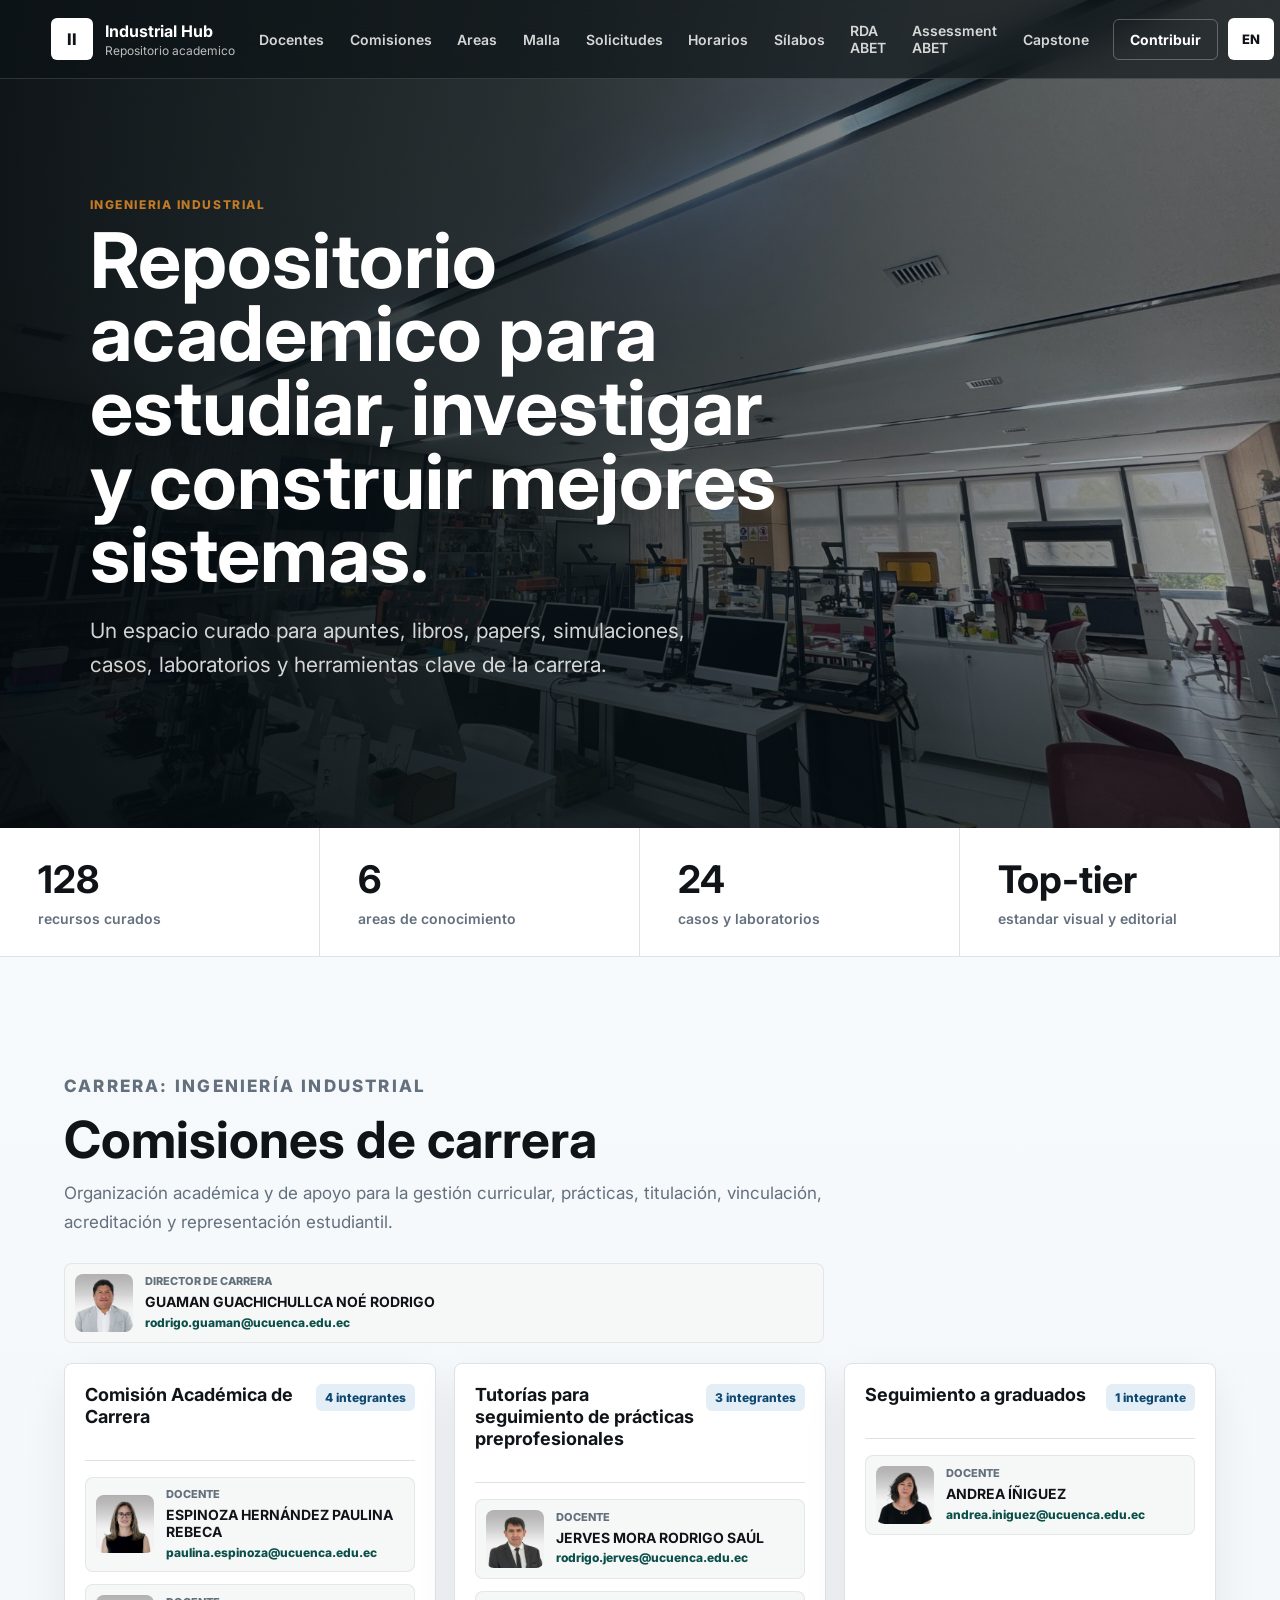
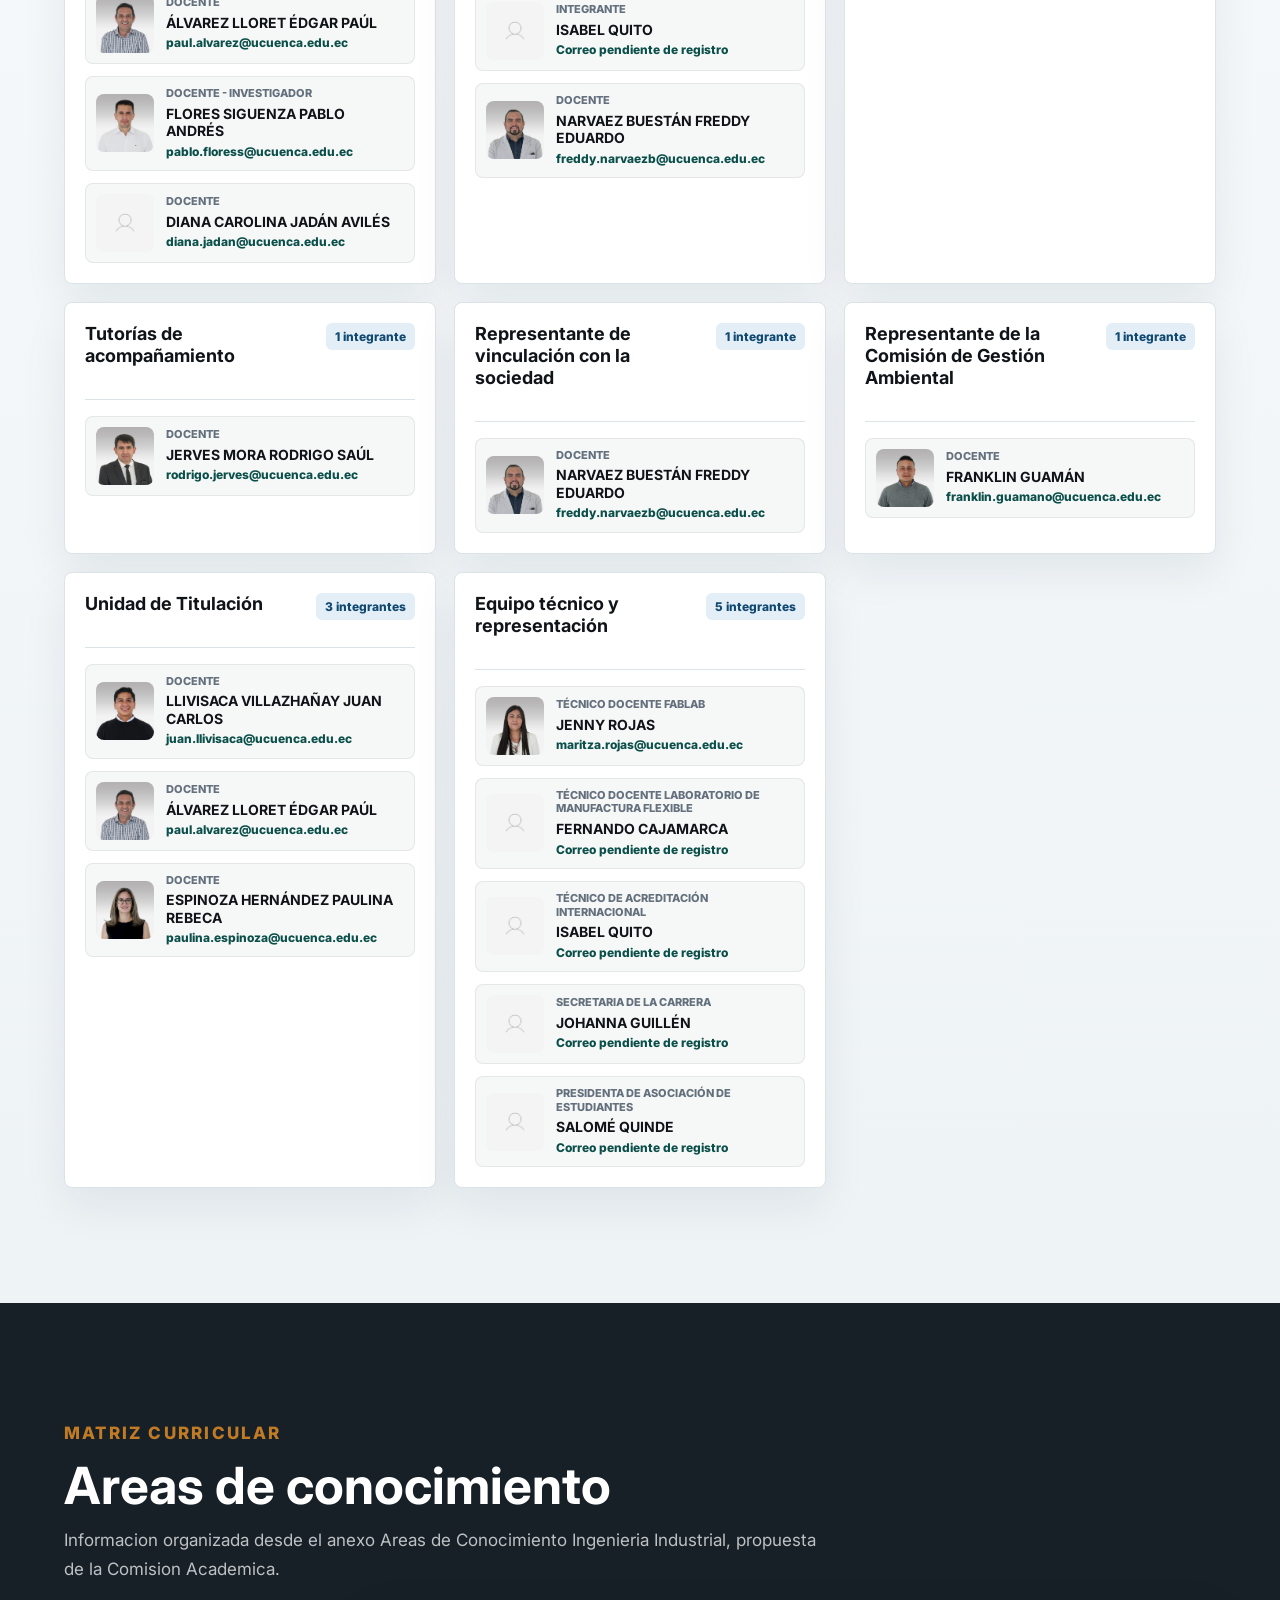
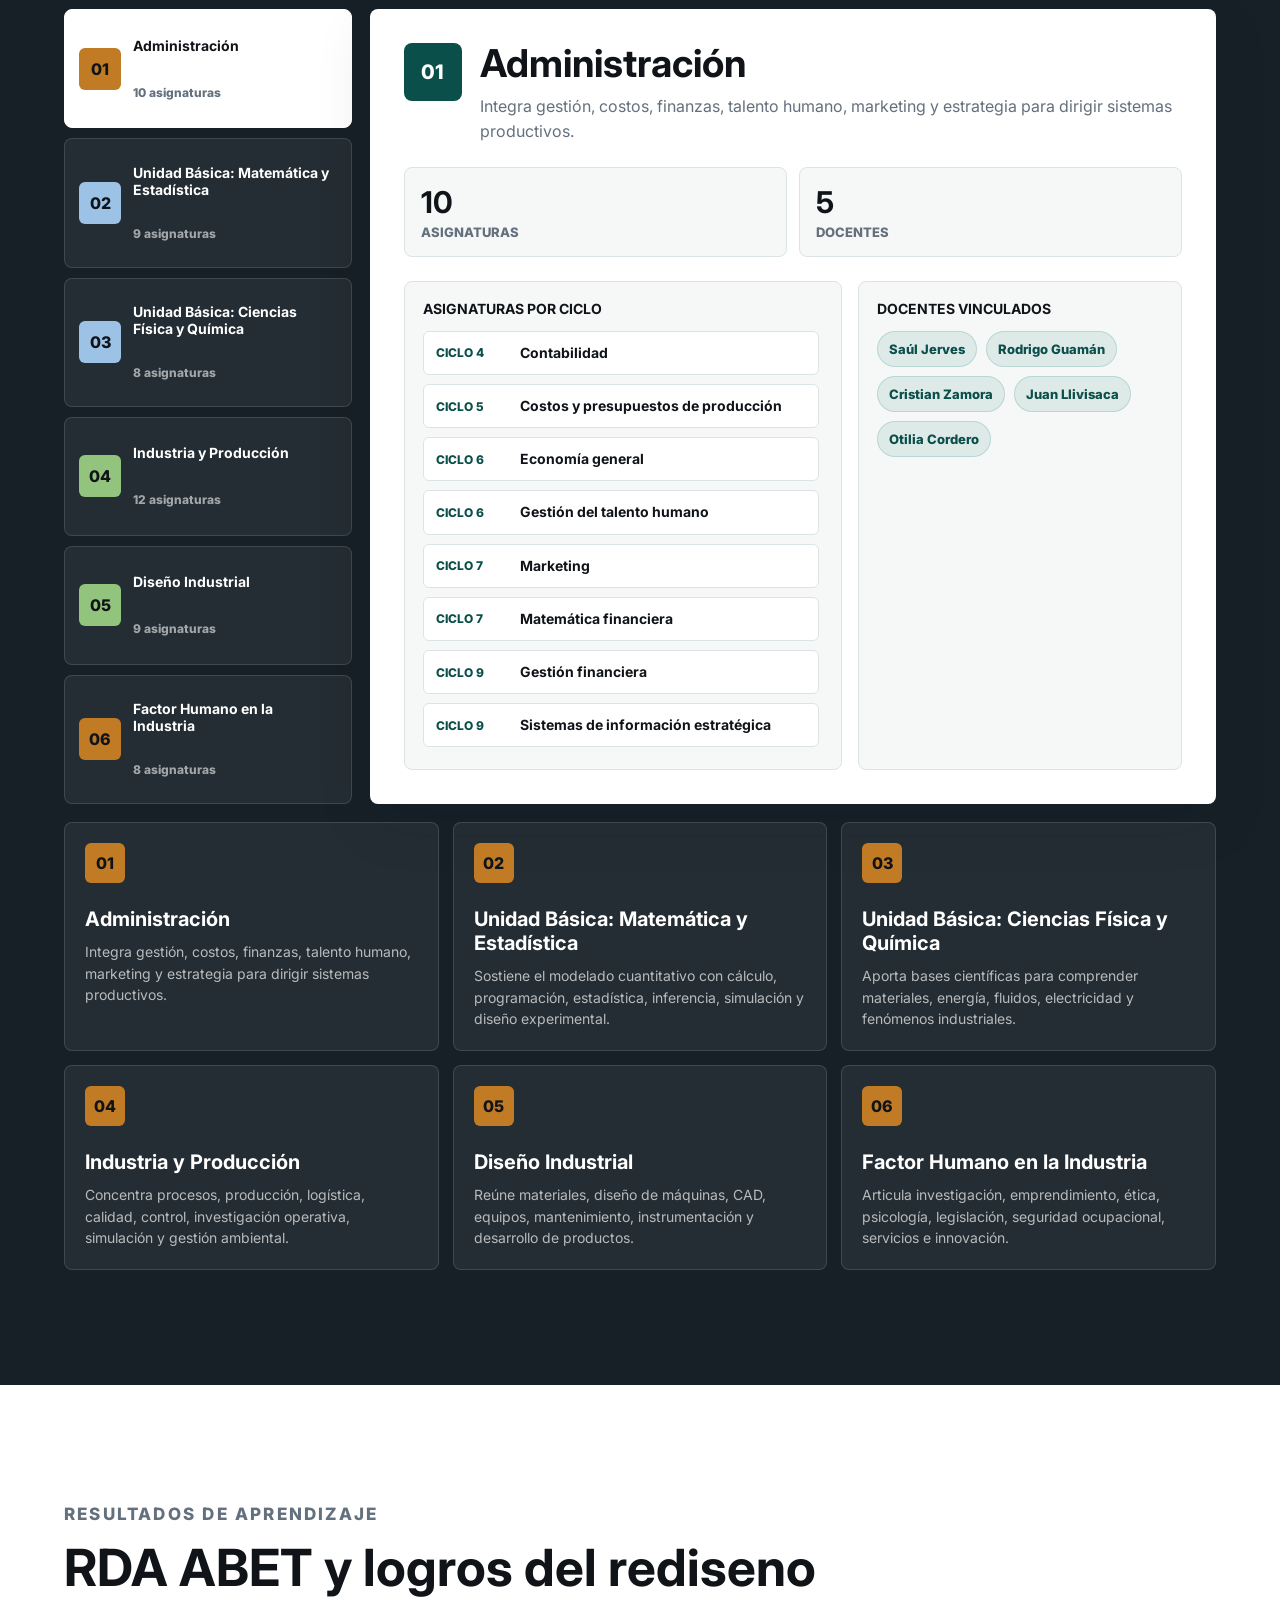
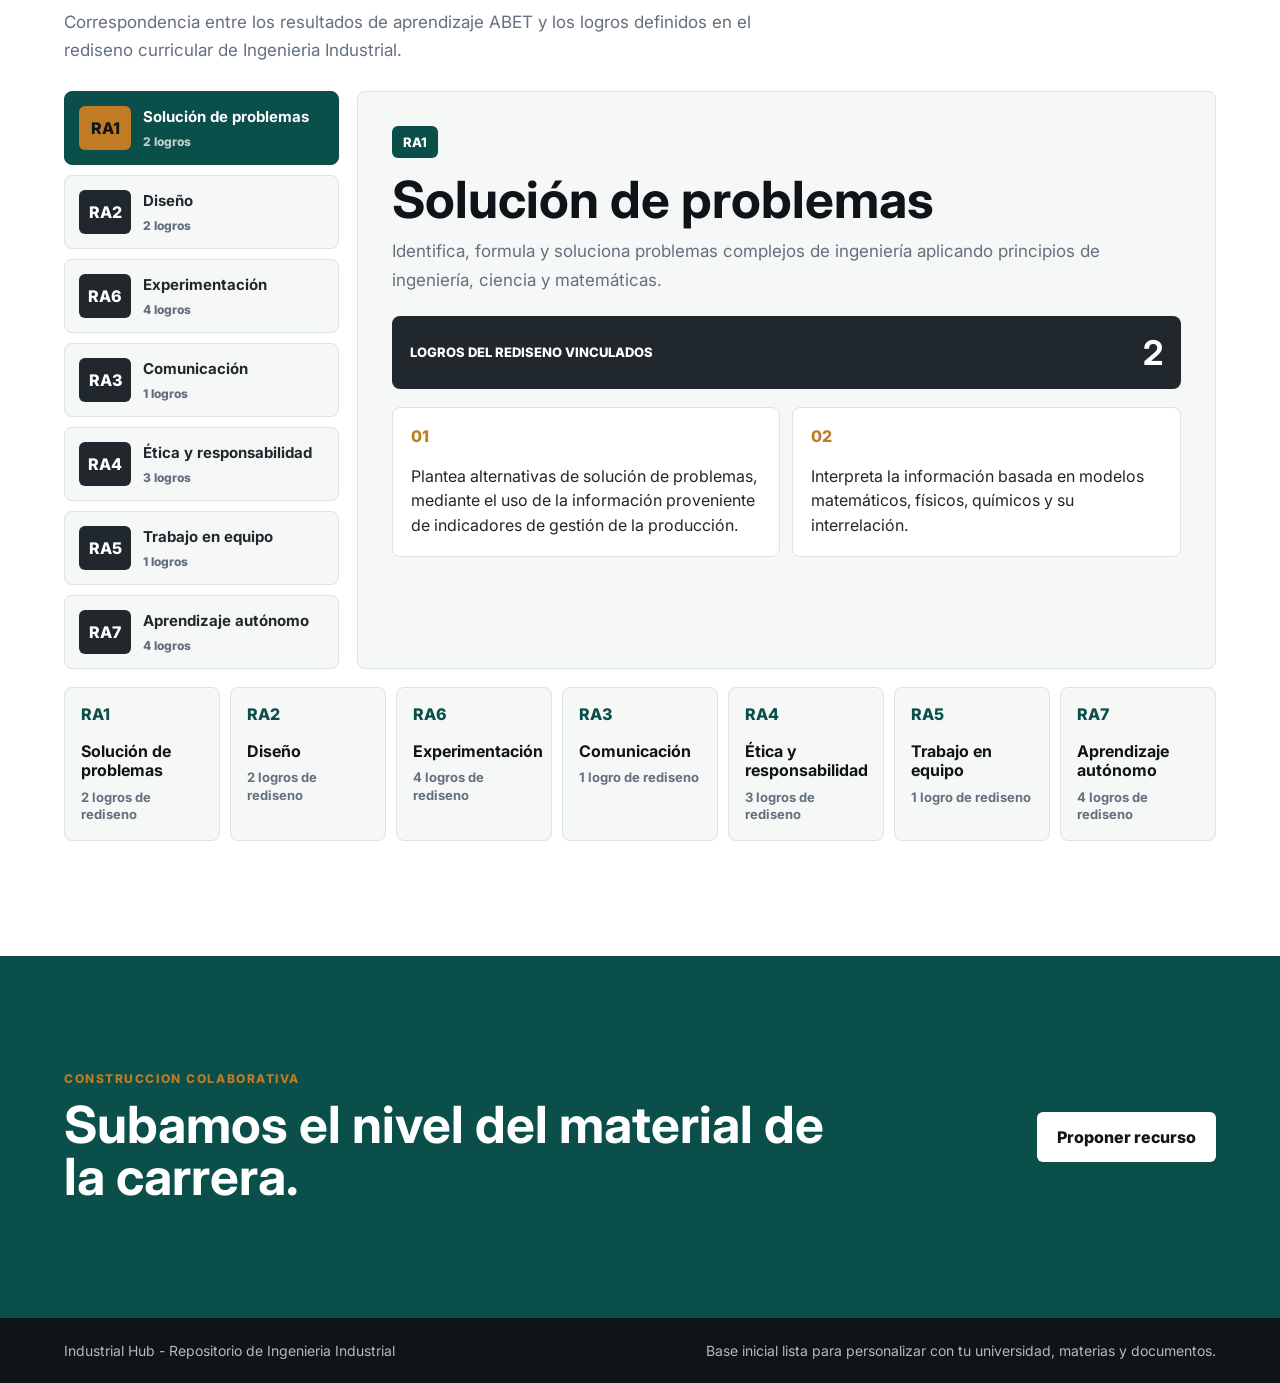
<file: index.html>
<!doctype html>
<html lang="es">
  <head>
    <meta charset="UTF-8" />
    <meta name="viewport" content="width=device-width, initial-scale=1.0" />
    <title>Repositorio de Ingeniería Industrial</title>
    <link rel="preconnect" href="https://fonts.googleapis.com" />
    <link rel="preconnect" href="https://fonts.gstatic.com" crossorigin />
    <link
      href="https://fonts.googleapis.com/css2?family=Inter:wght@400;500;600;700;800&display=swap"
      rel="stylesheet"
    />
    <link rel="stylesheet" href="styles.css" />
  </head>
  <body>
    <header class="site-header">
      <a class="brand" href="#inicio" aria-label="Ir al inicio">
        <span class="brand-mark">II</span>
        <span>
          <strong>Industrial Hub</strong>
          <small>Repositorio academico</small>
        </span>
      </a>

      <nav class="main-nav" aria-label="Navegacion principal">
        <a href="faculty.html">Docentes</a>
        <a href="#comisiones">Comisiones</a>
        <a href="#areas">Areas</a>
        <a href="curriculum.html">Malla</a>
        <a href="student-requests.html">Solicitudes</a>
        <a href="schedule.html">Horarios</a>
        <a href="syllabi.html">Sílabos</a>
        <a href="#abet">RDA ABET</a>
        <a href="assessment.html">Assessment ABET</a>
        <a href="capstone.html">Capstone</a>
      </nav>

      <div class="header-actions">
        <a class="header-action" href="#contribuir">Contribuir</a>
        <button class="language-toggle" id="languageToggle" type="button" aria-label="Switch to English" aria-pressed="false">
          EN
        </button>
      </div>
    </header>

    <main id="inicio">
      <section class="hero" aria-label="Inicio">
        <img
          class="hero-image"
          src="assets/industrial-index-banner.jpeg"
          alt="Equipo de Ingenieria Industrial durante una jornada academica ABET"
        />
        <div class="hero-overlay"></div>
        <div class="hero-content">
          <p class="kicker">Ingenieria Industrial</p>
          <h1>Repositorio academico para estudiar, investigar y construir mejores sistemas.</h1>
          <p class="hero-copy">
            Un espacio curado para apuntes, libros, papers, simulaciones, casos,
            laboratorios y herramientas clave de la carrera.
          </p>
        </div>
      </section>

      <section class="metrics-band" aria-label="Indicadores del repositorio">
        <article>
          <strong>128</strong>
          <span>recursos curados</span>
        </article>
        <article>
          <strong>6</strong>
          <span>áreas de conocimiento</span>
        </article>
        <article>
          <strong>24</strong>
          <span>casos y laboratorios</span>
        </article>
        <article>
          <strong>Top-tier</strong>
          <span>estandar visual y editorial</span>
        </article>
      </section>

      <section class="committees-section" id="comisiones">
        <div class="section-heading compact">
          <p class="kicker">Carrera: Ingeniería Industrial</p>
          <h2>Comisiones de carrera</h2>
          <p>
            Organización académica y de apoyo para la gestión curricular,
            prácticas, titulación, vinculación, acreditación y representación estudiantil.
          </p>
        </div>

        <div class="committees-lead" id="committeesLead"></div>
        <div class="committees-grid" id="committeesGrid"></div>
      </section>

      <section class="faculty-section" id="docentes" hidden>
        <div class="section-heading">
          <p class="kicker">Equipo docente</p>
          <h2>Profesores de Ingeniería Industrial UCuenca</h2>
          <p>
            Directorio local construido con información pública de la carrera. Las
            fotografías están guardadas en este proyecto para evitar dependencias externas.
          </p>
        </div>

        <div class="faculty-tools">
          <label for="facultySearch">Buscar docente</label>
          <input
            id="facultySearch"
            type="search"
            placeholder="Nombre, correo, ORCID o area de formacion..."
            autocomplete="off"
          />
        </div>

        <div class="faculty-grid" id="facultyGrid"></div>
      </section>

      <section class="areas-section" id="areas">
        <div class="section-heading compact">
          <p class="kicker">Matriz curricular</p>
          <h2>Áreas de conocimiento</h2>
          <p>
            Información organizada desde el anexo “Áreas de Conocimiento Ingeniería
            Industrial”, propuesta de la Comisión Académica.
          </p>
        </div>

        <div class="areas-shell">
          <div class="area-tabs" id="areaTabs" aria-label="Áreas de conocimiento"></div>

          <article class="area-detail" id="areaDetail">
            <div class="area-detail__header">
              <span id="areaCode"></span>
              <div>
                <h3 id="areaTitle"></h3>
                <p id="areaSummary"></p>
              </div>
            </div>

            <div class="area-stats">
              <div>
                <strong id="areaCourseCount"></strong>
                <span>asignaturas</span>
              </div>
              <div>
                <strong id="areaTeacherCount"></strong>
                <span>docentes</span>
              </div>
            </div>

            <div class="area-content-grid">
              <div class="area-panel">
                <h4>Asignaturas por ciclo</h4>
                <div class="course-list" id="areaCourses"></div>
              </div>
              <div class="area-panel">
                <h4>Docentes vinculados</h4>
                <div class="teacher-list" id="areaTeachers"></div>
              </div>
            </div>
          </article>
        </div>

        <div class="areas-overview" id="areasOverview"></div>
      </section>

      <section class="abet-section" id="abet">
        <div class="section-heading compact">
          <p class="kicker">Resultados de aprendizaje</p>
          <h2>RDA ABET y logros del rediseño</h2>
          <p>
            Correspondencia entre los resultados de aprendizaje ABET y los logros
            definidos en el rediseño curricular de Ingeniería Industrial.
          </p>
        </div>

        <div class="abet-shell">
          <aside class="abet-list" id="abetList" aria-label="Resultados ABET"></aside>

          <article class="abet-detail">
            <div class="abet-detail__eyebrow" id="abetCode"></div>
            <h3 id="abetTitle"></h3>
            <p id="abetDescription"></p>

            <div class="abet-meter">
              <span>Logros del rediseño vinculados</span>
              <strong id="abetOutcomeCount"></strong>
            </div>

            <div class="abet-outcomes" id="abetOutcomes"></div>
          </article>
        </div>

        <div class="abet-summary-grid" id="abetSummaryGrid"></div>
      </section>

      <section class="contribute" id="contribuir">
        <div>
          <p class="kicker">Construccion colaborativa</p>
          <h2>Subamos el nivel del material de la carrera.</h2>
        </div>
        <a href="mailto:repositorio.industrial@example.com">Proponer recurso</a>
      </section>

    </main>

    <footer class="site-footer">
      <p>Industrial Hub · Repositorio de Ingenieria Industrial</p>
      <p>Base inicial lista para personalizar con tu universidad, materias y documentos.</p>
    </footer>

    <script src="script.js"></script>
  </body>
</html>
</file>
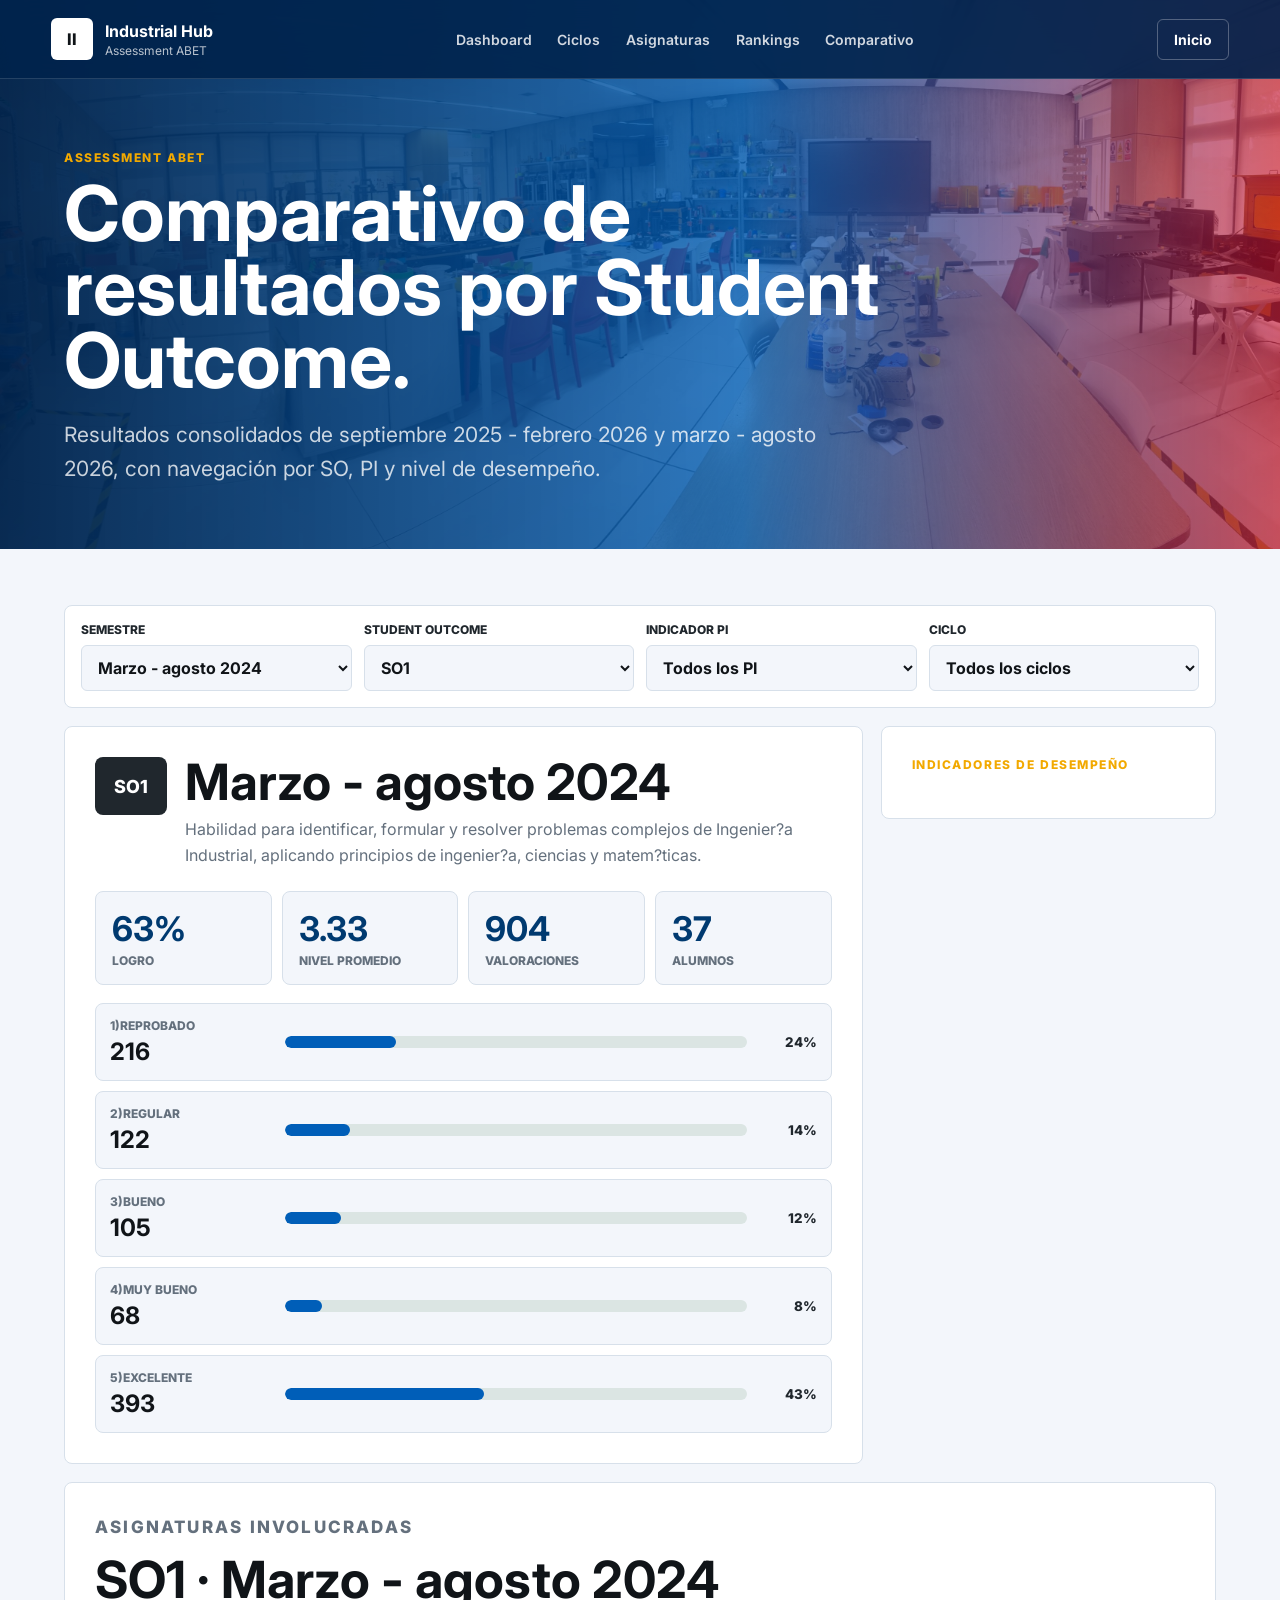
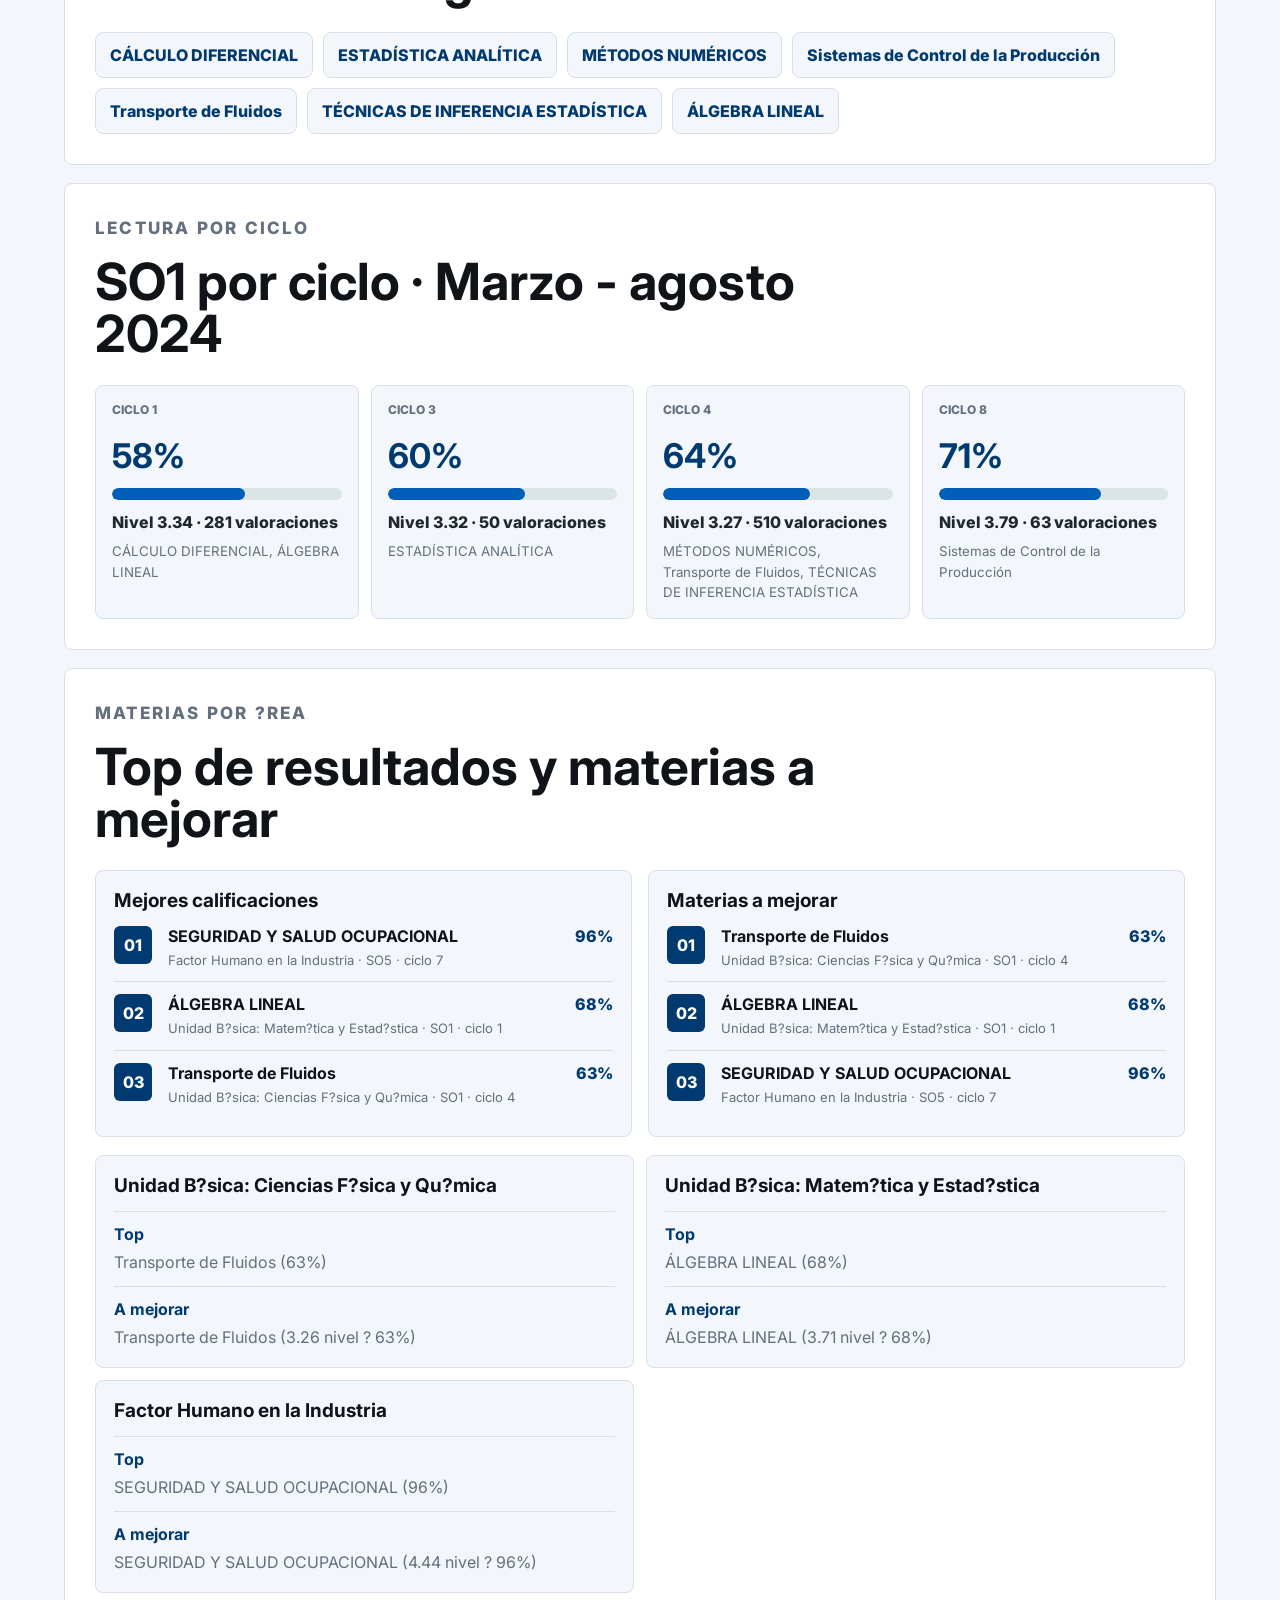
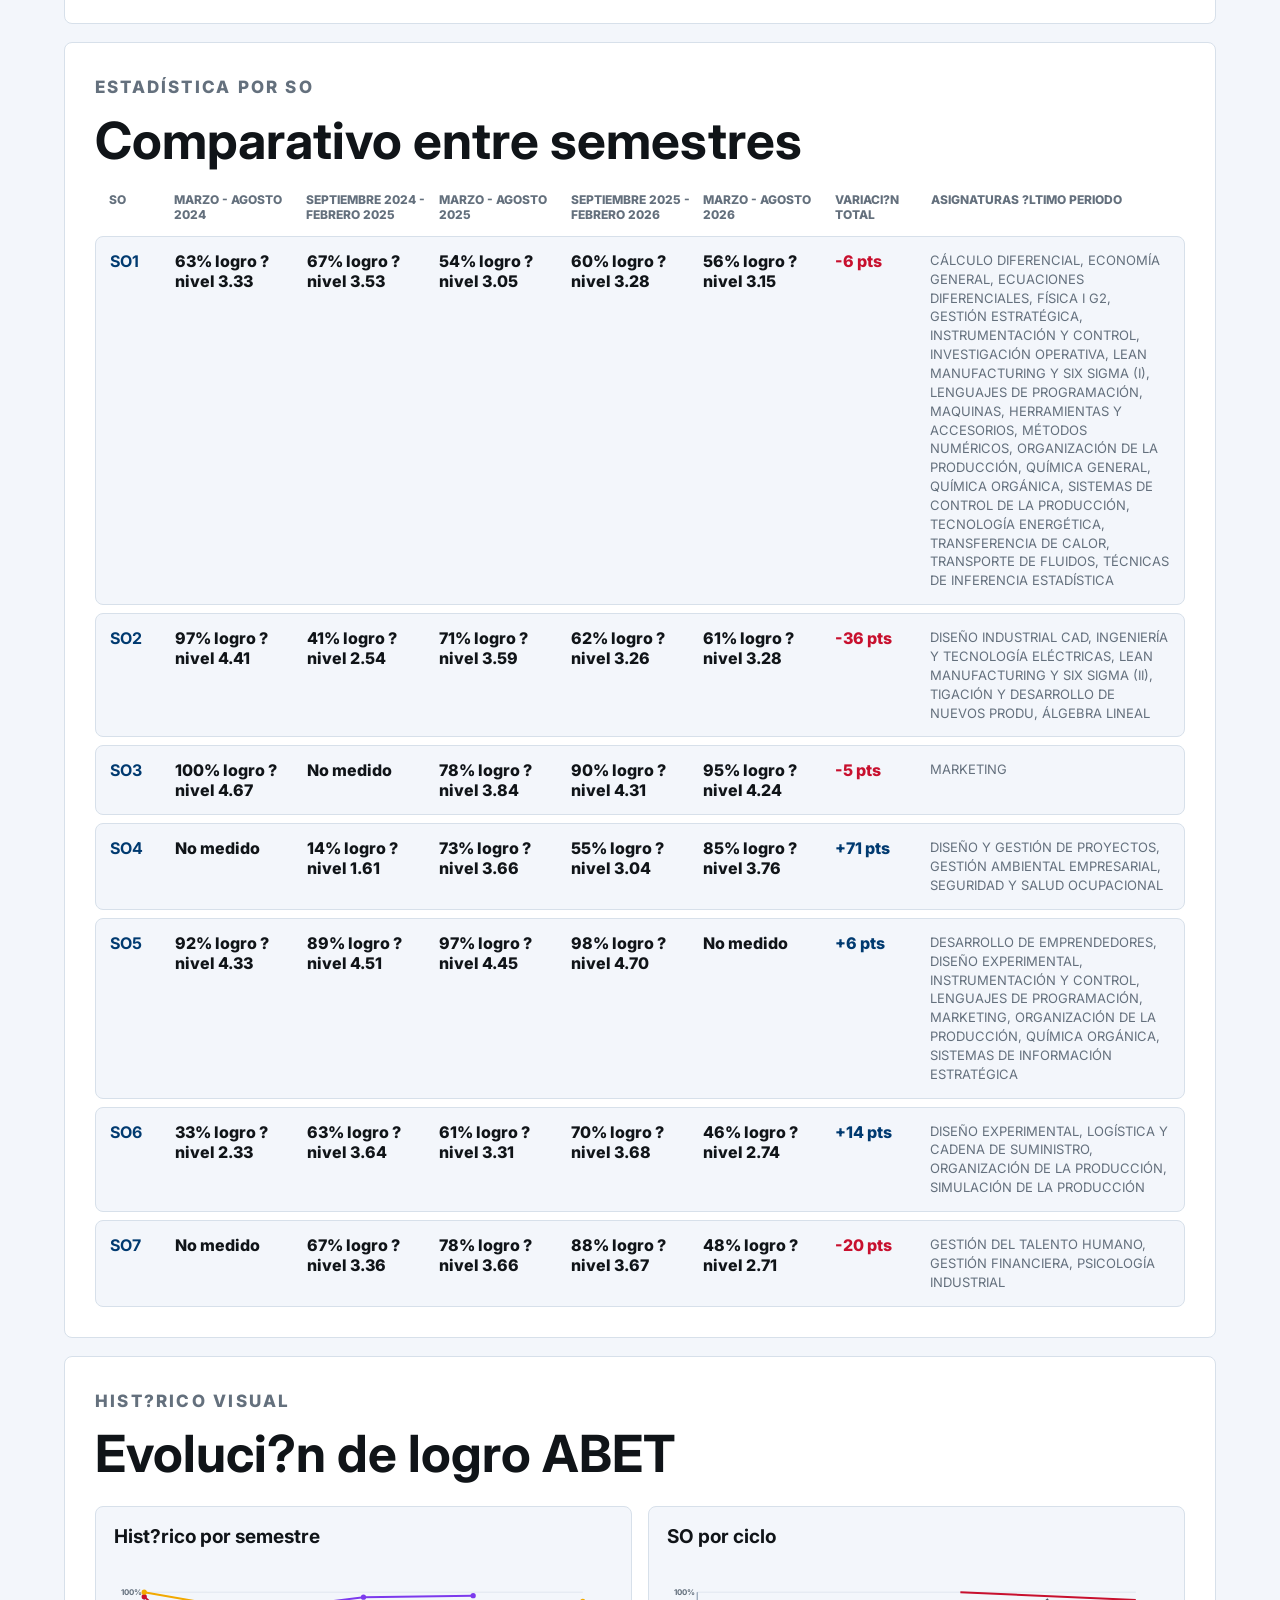
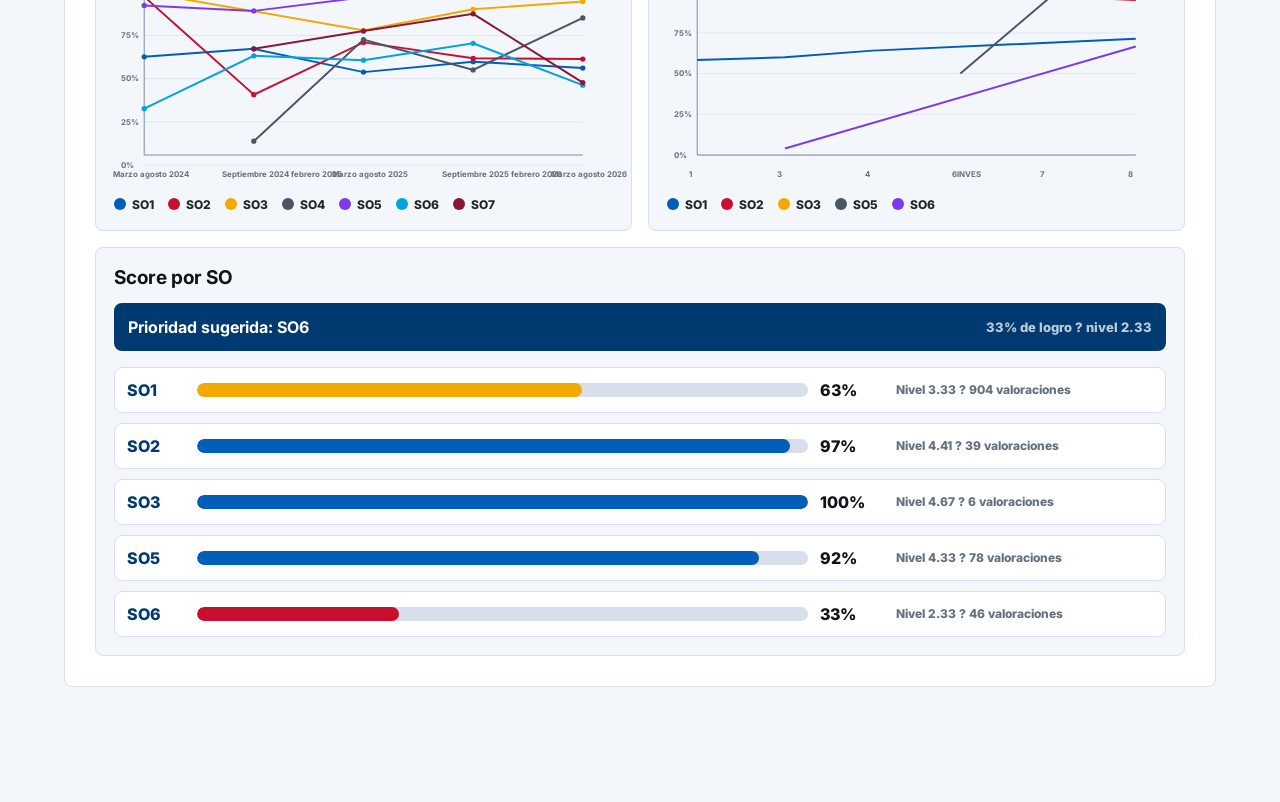
<file: assessment.html>
<!doctype html>
<html lang="es">
  <head>
    <meta charset="UTF-8" />
    <meta name="viewport" content="width=device-width, initial-scale=1.0" />
    <title>Assessment ABET | Industrial Hub</title>
    <link rel="preconnect" href="https://fonts.googleapis.com" />
    <link rel="preconnect" href="https://fonts.gstatic.com" crossorigin />
    <link
      href="https://fonts.googleapis.com/css2?family=Inter:wght@400;500;600;700;800&display=swap"
      rel="stylesheet"
    />
    <link rel="stylesheet" href="styles.css" />
  </head>
  <body class="assessment-page">
    <header class="site-header assessment-header">
      <a class="brand" href="index.html" aria-label="Volver al inicio">
        <span class="brand-mark">II</span>
        <span>
          <strong>Industrial Hub</strong>
          <small>Assessment ABET</small>
        </span>
      </a>

      <nav class="main-nav" aria-label="Navegación de assessment">
        <a href="#dashboard">Dashboard</a>
        <a href="#ciclos">Ciclos</a>
        <a href="#asignaturas">Asignaturas</a>
        <a href="#rankings">Rankings</a>
        <a href="#comparativo">Comparativo</a>
      </nav>

      <a class="header-action" href="index.html">Inicio</a>
    </header>

    <main>
      <section class="assessment-hero" id="dashboard">
        <div>
          <p class="kicker">Assessment ABET</p>
          <h1>Comparativo de resultados por Student Outcome.</h1>
          <p>
            Resultados consolidados de septiembre 2025 - febrero 2026 y marzo -
            agosto 2026, con navegación por SO, PI y nivel de desempeño.
          </p>
        </div>
      </section>

      <section class="assessment-section assessment-page-section">
        <div class="assessment-toolbar" aria-label="Filtros del comparativo ABET">
          <label>
            <span>Semestre</span>
            <select id="semesterSelect"></select>
          </label>
          <label>
            <span>Student Outcome</span>
            <select id="soSelect"></select>
          </label>
          <label>
            <span>Indicador PI</span>
            <select id="piSelect"></select>
          </label>
          <label>
            <span>Ciclo</span>
            <select id="cycleSelect"></select>
          </label>
        </div>

        <div class="assessment-dashboard assessment-dashboard--wide">
          <article class="assessment-main-card">
            <div class="assessment-card__header">
              <span id="selectedCode"></span>
              <div>
                <h3 id="selectedTitle"></h3>
                <p id="selectedDefinition"></p>
              </div>
            </div>

            <div class="assessment-kpis">
              <div>
                <strong id="selectedAchievement"></strong>
                <span>logro</span>
              </div>
              <div>
                <strong id="selectedAverage"></strong>
                <span>nivel promedio</span>
              </div>
              <div>
                <strong id="selectedTotal"></strong>
                <span>valoraciones</span>
              </div>
              <div>
                <strong id="selectedStudents"></strong>
                <span>alumnos</span>
              </div>
            </div>

            <div class="assessment-levels" id="levelBreakdown"></div>
          </article>

          <article class="assessment-pi-card">
            <p class="kicker">Indicadores de desempeño</p>
            <div id="piCards"></div>
          </article>
        </div>

        <div class="assessment-subjects" id="asignaturas">
          <div class="section-heading compact">
            <p class="kicker">Asignaturas involucradas</p>
            <h2 id="subjectsTitle"></h2>
          </div>
          <div class="subject-grid" id="subjectGrid"></div>
        </div>

        <div class="assessment-cycle-wrap" id="ciclos">
          <div class="section-heading compact">
            <p class="kicker">Lectura por ciclo</p>
            <h2 id="cycleTitle"></h2>
          </div>
          <div class="cycle-grid" id="cycleGrid"></div>
        </div>

        <div class="assessment-rankings" id="rankings">
          <div class="section-heading compact">
            <p class="kicker">Materias por ?rea</p>
            <h2>Top de resultados y materias a mejorar</h2>
          </div>

          <div class="ranking-panels">
            <article>
              <h3>Mejores calificaciones</h3>
              <div id="bestSubjects"></div>
            </article>
            <article>
              <h3>Materias a mejorar</h3>
              <div id="improveSubjects"></div>
            </article>
          </div>

          <div class="area-ranking-list" id="areaRankingList"></div>
        </div>

        <div class="assessment-table-wrap" id="comparativo">
          <div class="section-heading compact">
            <p class="kicker">Estadística por SO</p>
            <h2>Comparativo entre semestres</h2>
          </div>
          <div class="comparison-table" id="comparisonTable"></div>
        </div>

        <div class="assessment-charts" id="historico">
          <div class="section-heading compact">
            <p class="kicker">Hist?rico visual</p>
            <h2>Evoluci?n de logro ABET</h2>
          </div>
          <div class="chart-grid">
            <article class="chart-card">
              <h3>Hist?rico por semestre</h3>
              <div id="semesterLineChart"></div>
            </article>
            <article class="chart-card">
              <h3>SO por ciclo</h3>
              <div id="cycleLineChart"></div>
            </article>
            <article class="chart-card chart-card--wide">
              <h3>Score por SO</h3>
              <div id="soScoreBarChart"></div>
            </article>
          </div>
        </div>
      </section>
    </main>

    <script src="assessment-data.js"></script>
    <script src="assessment-page.js"></script>
  </body>
</html>
</file>
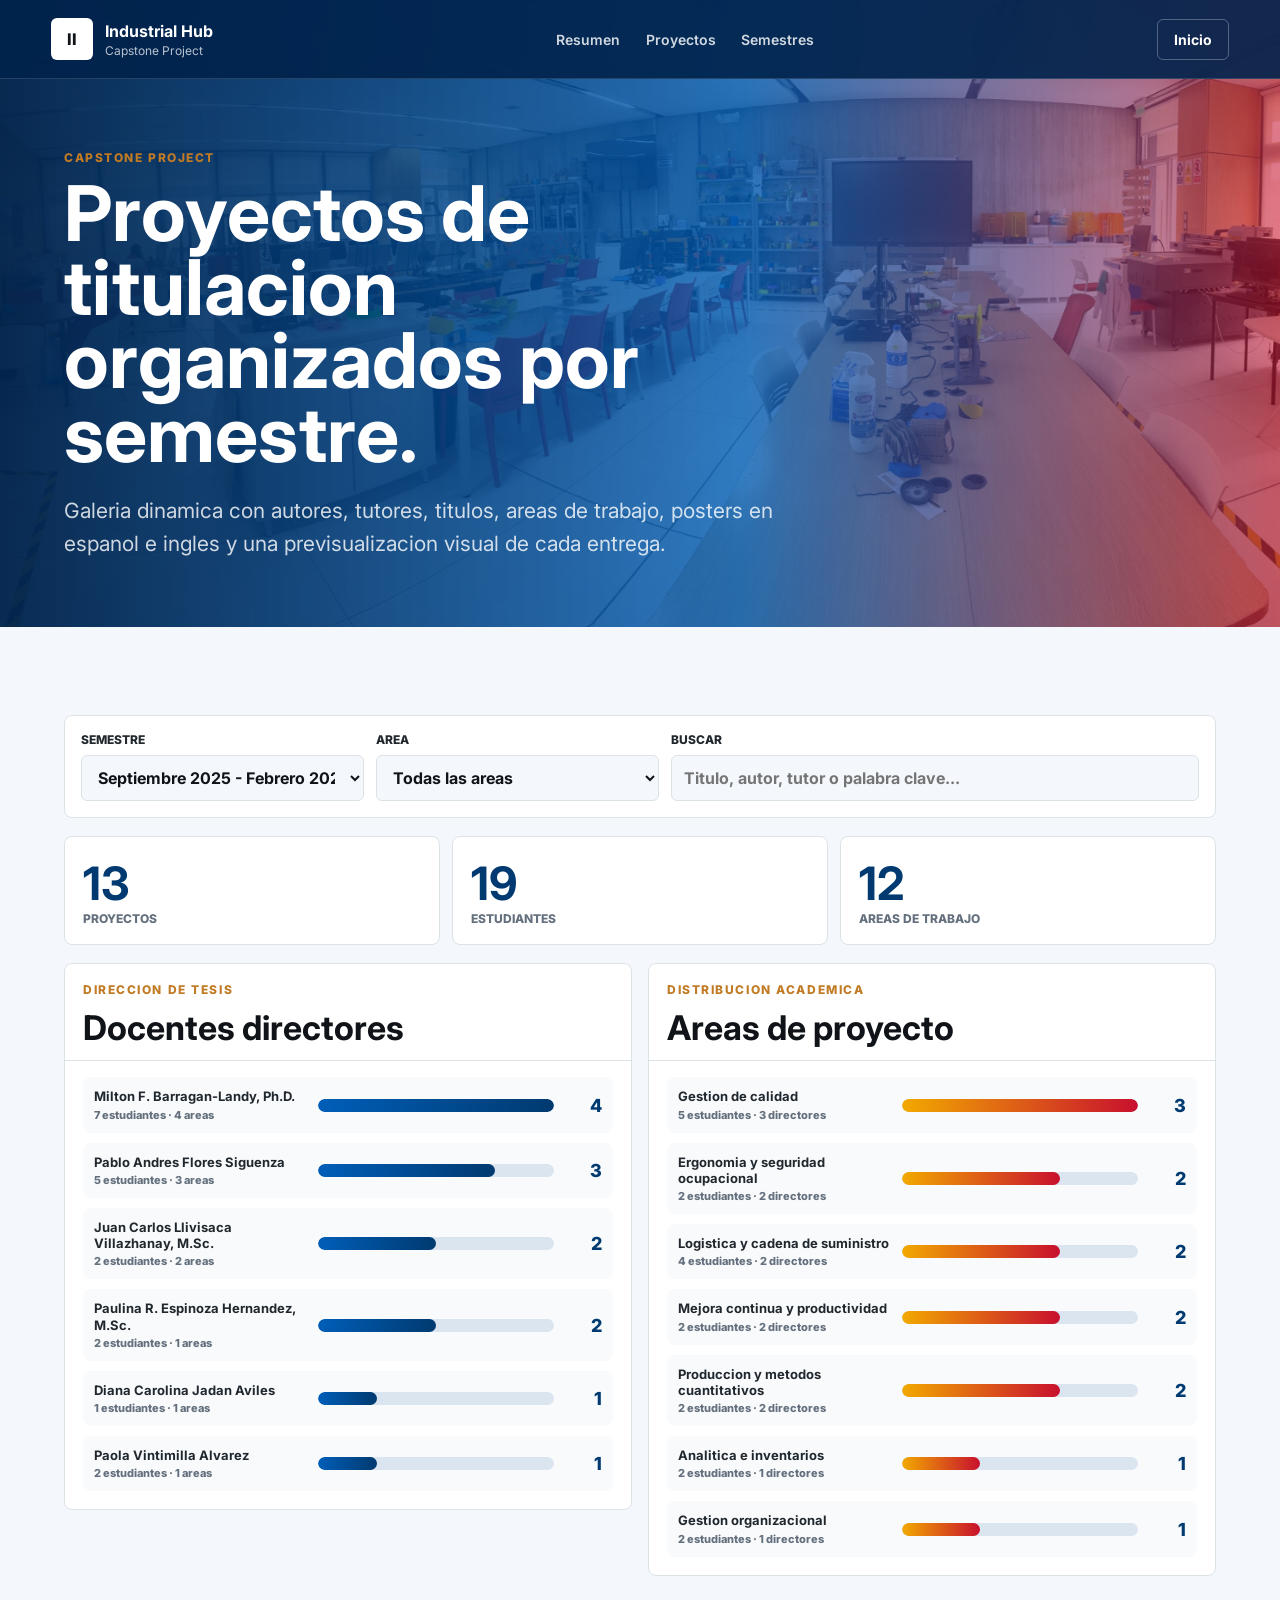
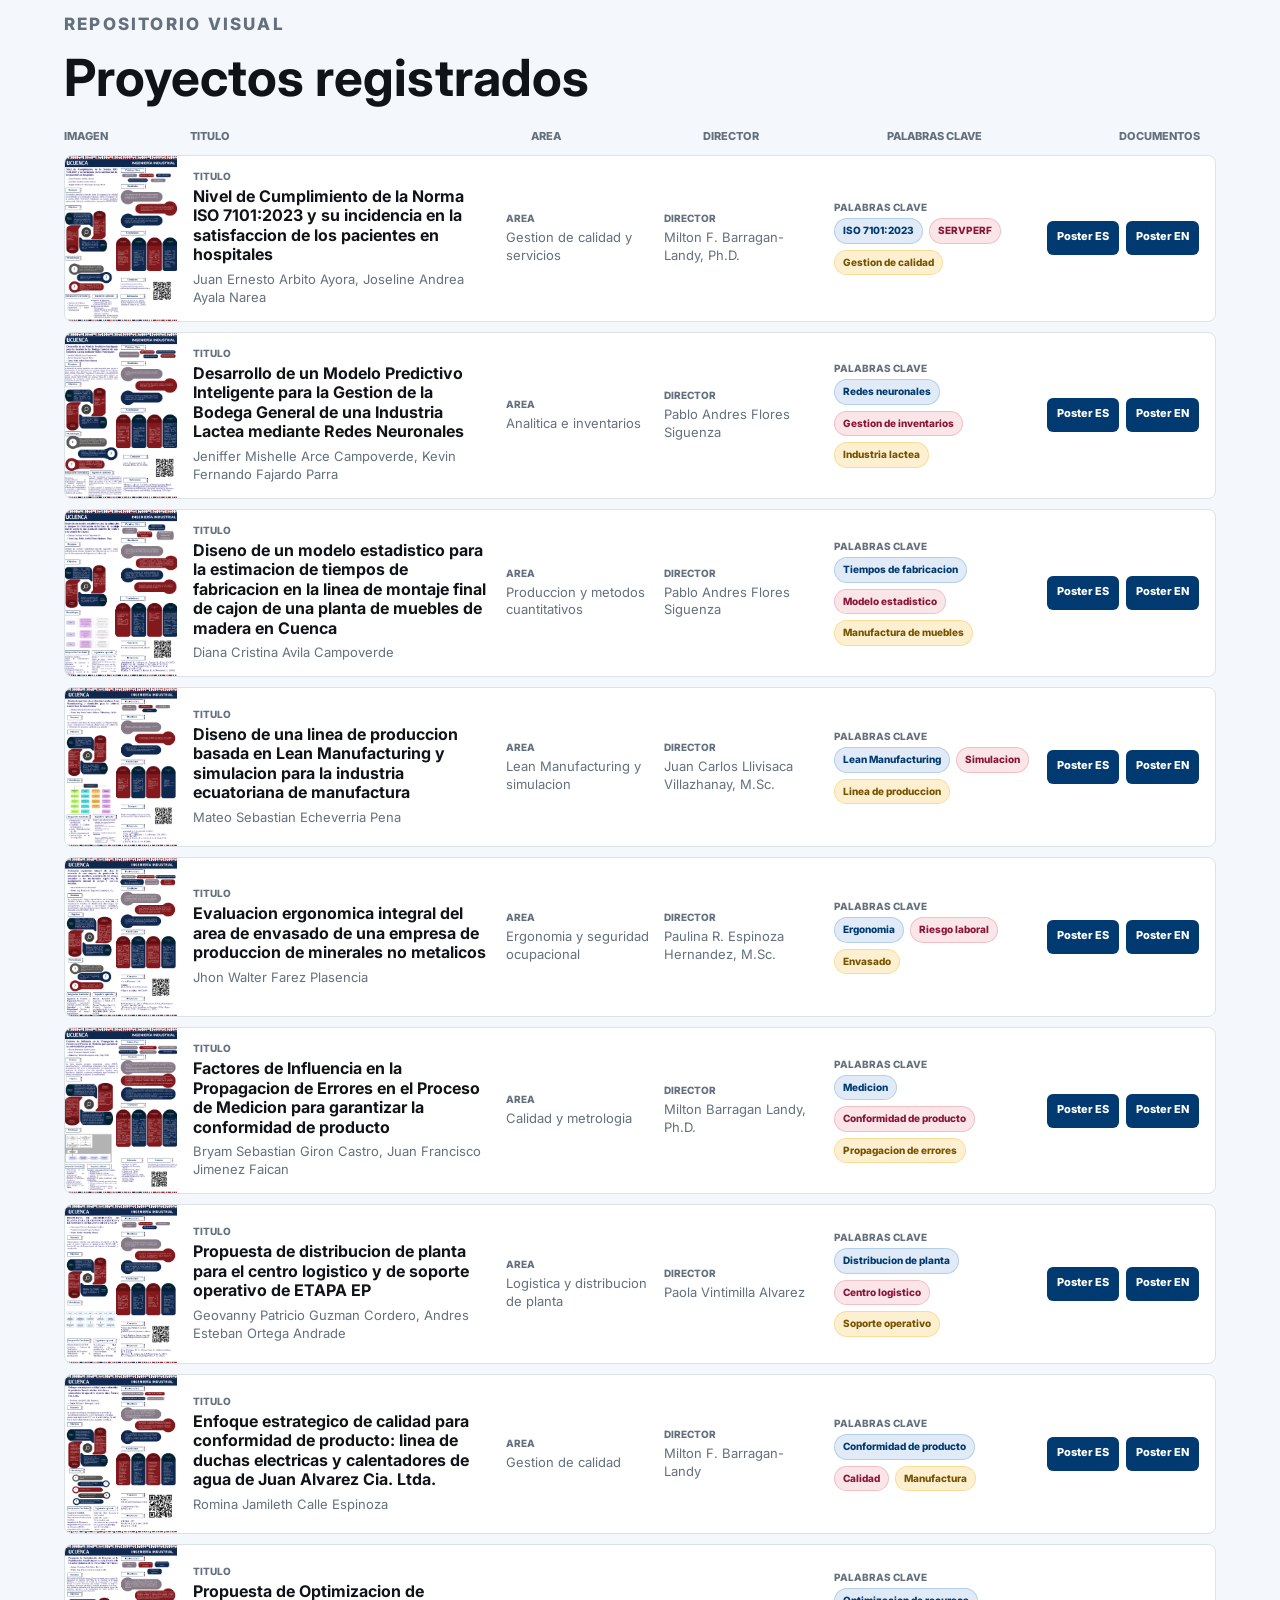
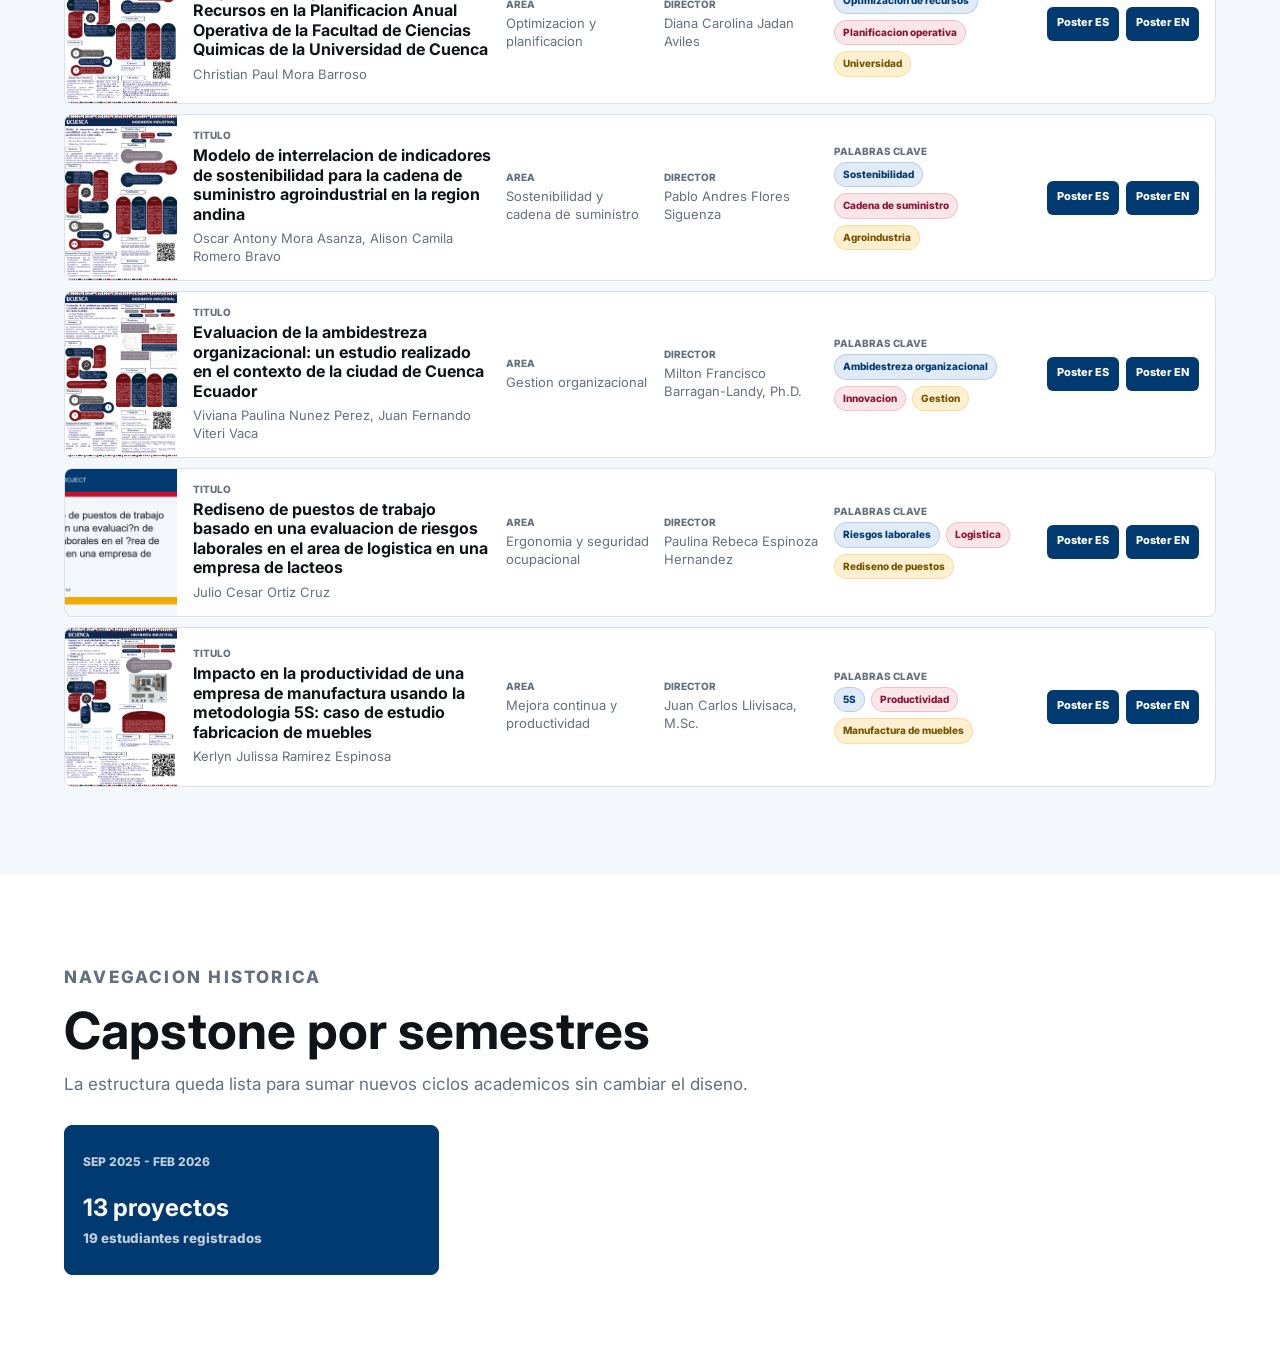
<file: capstone.html>
<!doctype html>
<html lang="es">
  <head>
    <meta charset="UTF-8" />
    <meta name="viewport" content="width=device-width, initial-scale=1.0" />
    <title>Capstone Project | Industrial Hub</title>
    <link rel="preconnect" href="https://fonts.googleapis.com" />
    <link rel="preconnect" href="https://fonts.gstatic.com" crossorigin />
    <link
      href="https://fonts.googleapis.com/css2?family=Inter:wght@400;500;600;700;800&display=swap"
      rel="stylesheet"
    />
    <link rel="stylesheet" href="styles.css" />
  </head>
  <body class="capstone-page">
    <header class="site-header capstone-header">
      <a class="brand" href="index.html" aria-label="Volver al inicio">
        <span class="brand-mark">II</span>
        <span>
          <strong>Industrial Hub</strong>
          <small>Capstone Project</small>
        </span>
      </a>

      <nav class="main-nav" aria-label="Navegacion de capstone">
        <a href="#resumen">Resumen</a>
        <a href="#proyectos">Proyectos</a>
        <a href="#semestres">Semestres</a>
      </nav>

      <a class="header-action" href="index.html">Inicio</a>
    </header>

    <main>
      <section class="capstone-hero" id="resumen">
        <div>
          <p class="kicker">Capstone Project</p>
          <h1>Proyectos de titulacion organizados por semestre.</h1>
          <p>
            Galeria dinamica con autores, tutores, titulos, areas de trabajo,
            posters en espanol e ingles y una previsualizacion visual de cada entrega.
          </p>
        </div>
      </section>

      <section class="capstone-section" id="proyectos">
        <div class="capstone-toolbar" aria-label="Filtros de Capstone Project">
          <label>
            <span>Semestre</span>
            <select id="capstoneSemester"></select>
          </label>
          <label>
            <span>Area</span>
            <select id="capstoneArea"></select>
          </label>
          <label>
            <span>Buscar</span>
            <input id="capstoneSearch" type="search" placeholder="Titulo, autor, tutor o palabra clave..." />
          </label>
        </div>

        <div class="capstone-metrics">
          <article>
            <strong id="capstoneProjectCount"></strong>
            <span>proyectos</span>
          </article>
          <article>
            <strong id="capstoneAuthorCount"></strong>
            <span>estudiantes</span>
          </article>
          <article>
            <strong id="capstoneAreaCount"></strong>
            <span>areas de trabajo</span>
          </article>
        </div>

        <article class="capstone-featured" id="capstoneFeatured"></article>

        <div class="section-heading compact">
          <p class="kicker">Repositorio visual</p>
          <h2>Proyectos registrados</h2>
        </div>
        <div class="capstone-grid" id="capstoneGrid"></div>
      </section>

      <section class="capstone-semesters-section" id="semestres">
        <div class="section-heading compact">
          <p class="kicker">Navegacion historica</p>
          <h2>Capstone por semestres</h2>
          <p>La estructura queda lista para sumar nuevos ciclos academicos sin cambiar el diseno.</p>
        </div>
        <div class="capstone-semester-rail" id="capstoneSemesters"></div>
      </section>
    </main>

    <dialog class="capstone-dialog" id="capstonePreviewDialog" aria-label="Previsualizacion de proyecto">
      <button type="button" class="capstone-dialog__close" id="capstonePreviewClose" aria-label="Cerrar">x</button>
      <img id="capstonePreviewImage" alt="" />
      <div>
        <h3 id="capstonePreviewTitle"></h3>
        <p id="capstonePreviewAuthors"></p>
        <div class="capstone-docs" id="capstonePreviewLinks"></div>
      </div>
    </dialog>

    <script src="capstone-data.js"></script>
    <script src="capstone-page.js"></script>
  </body>
</html>
</file>
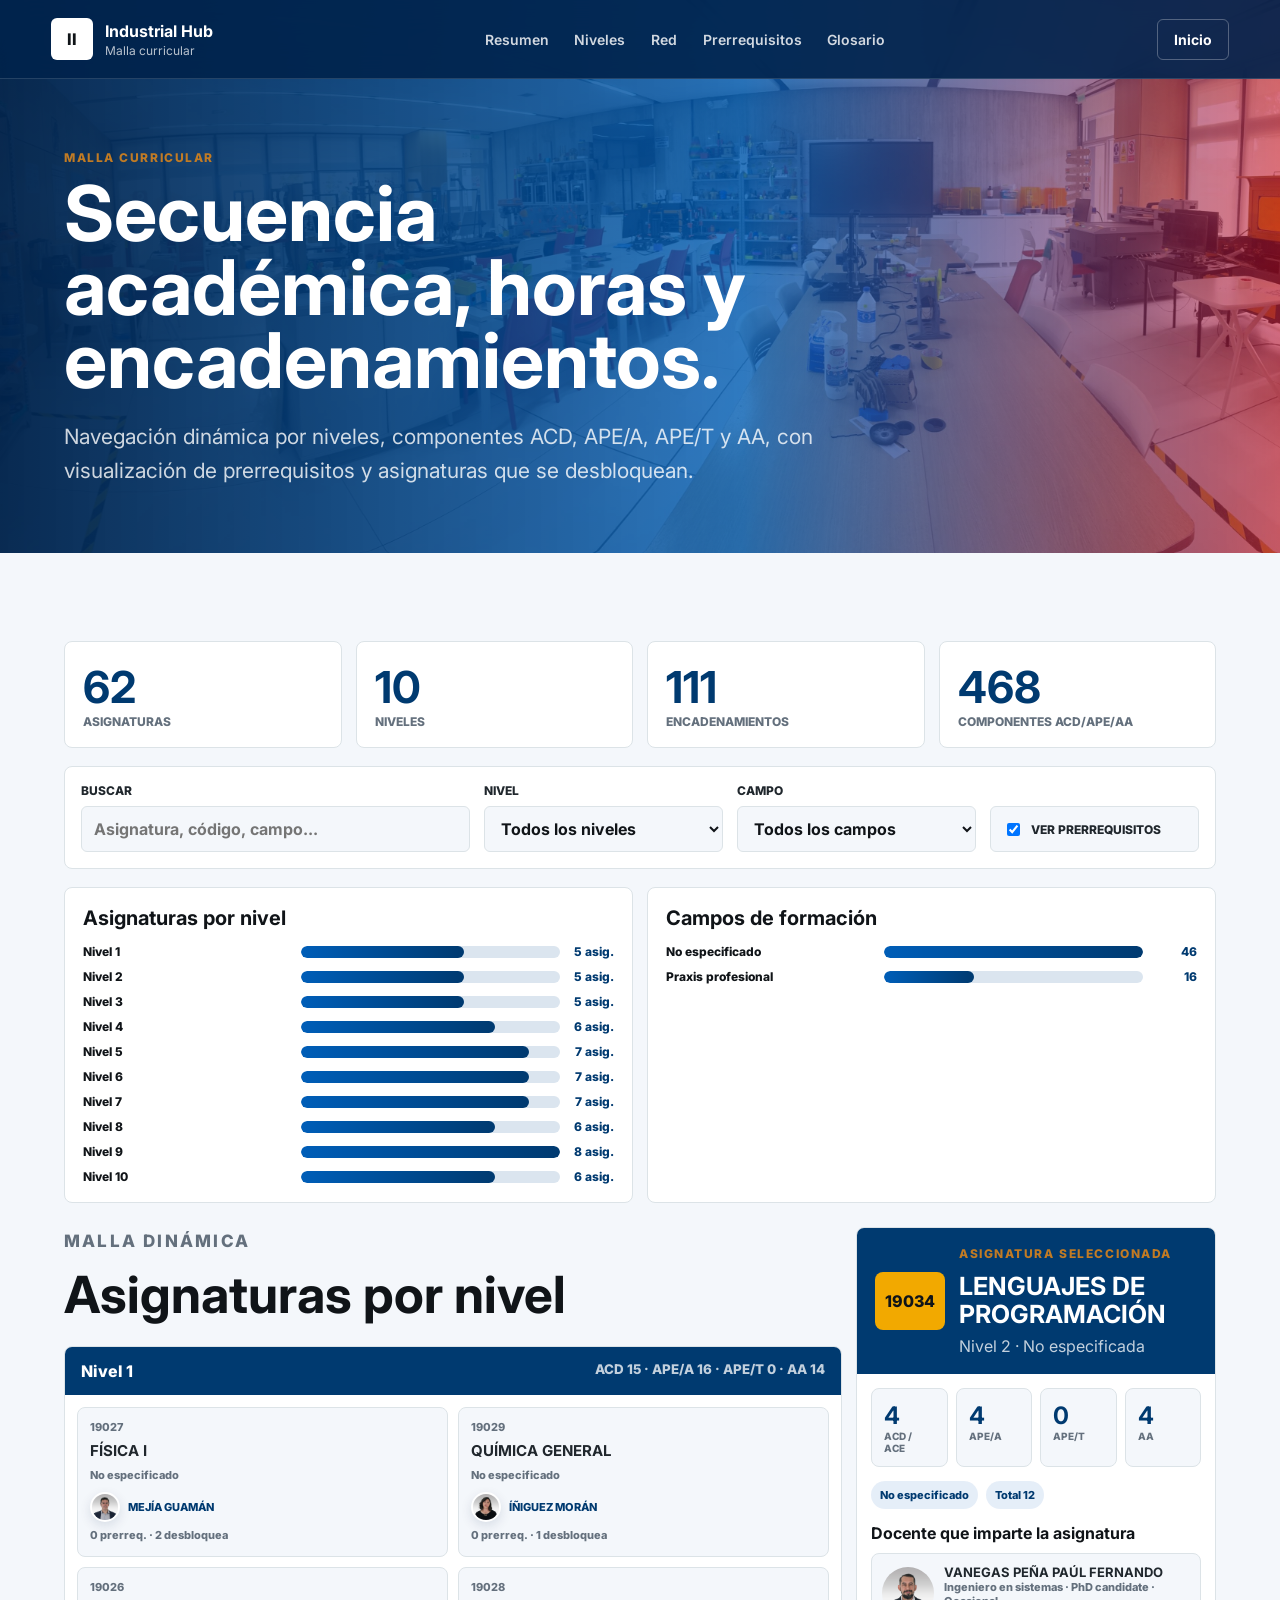
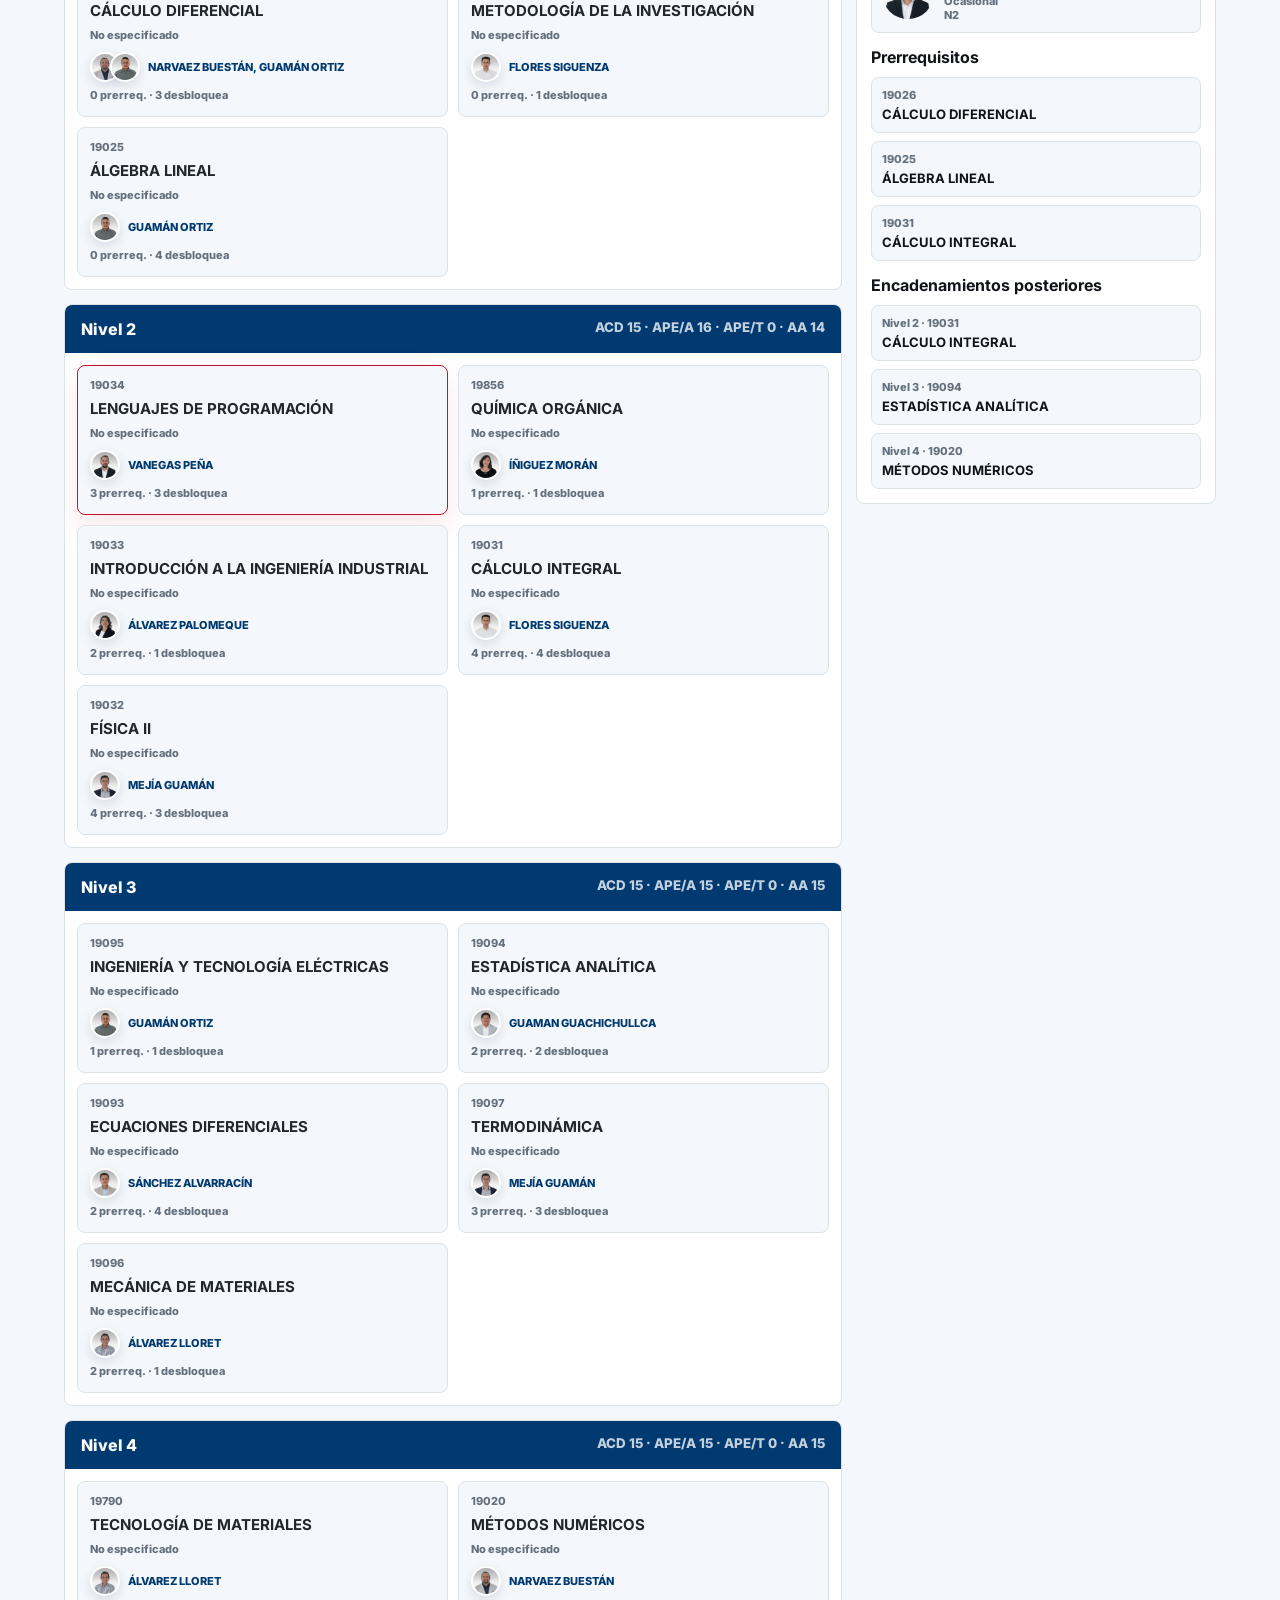
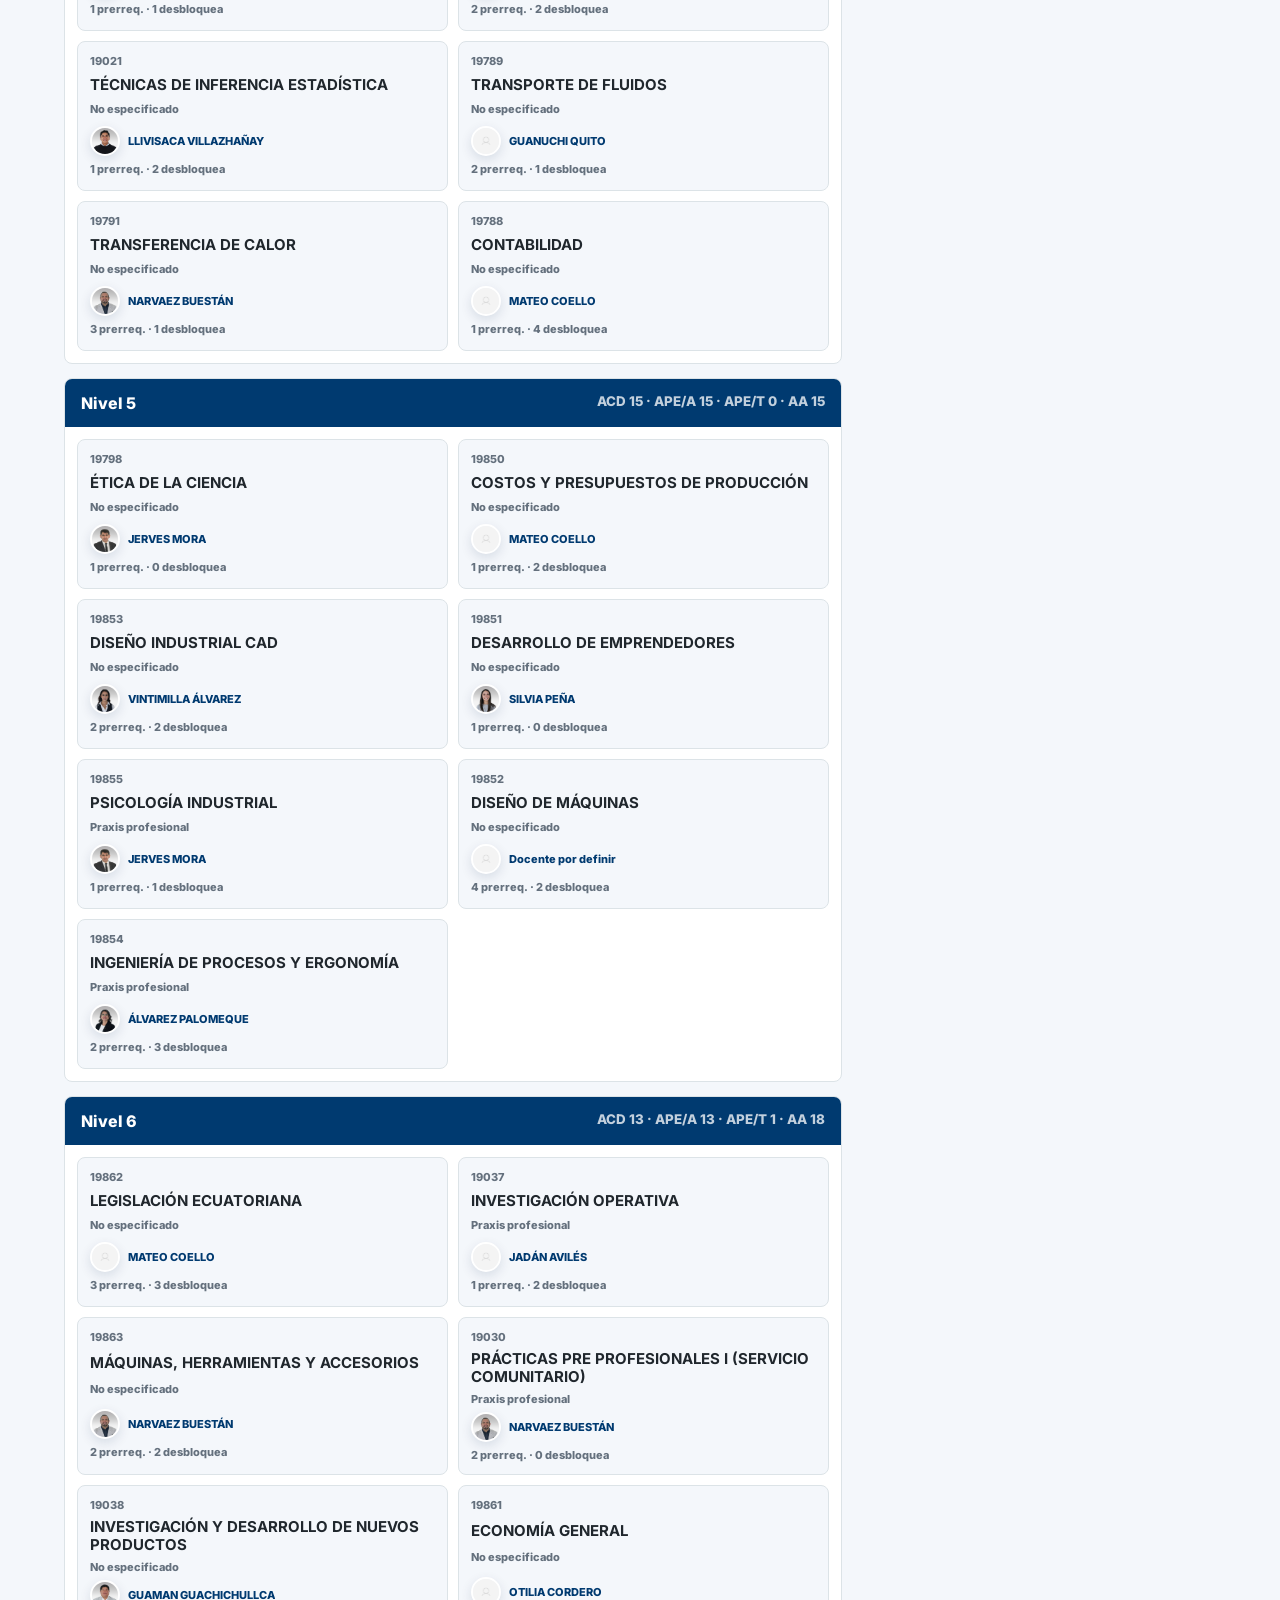
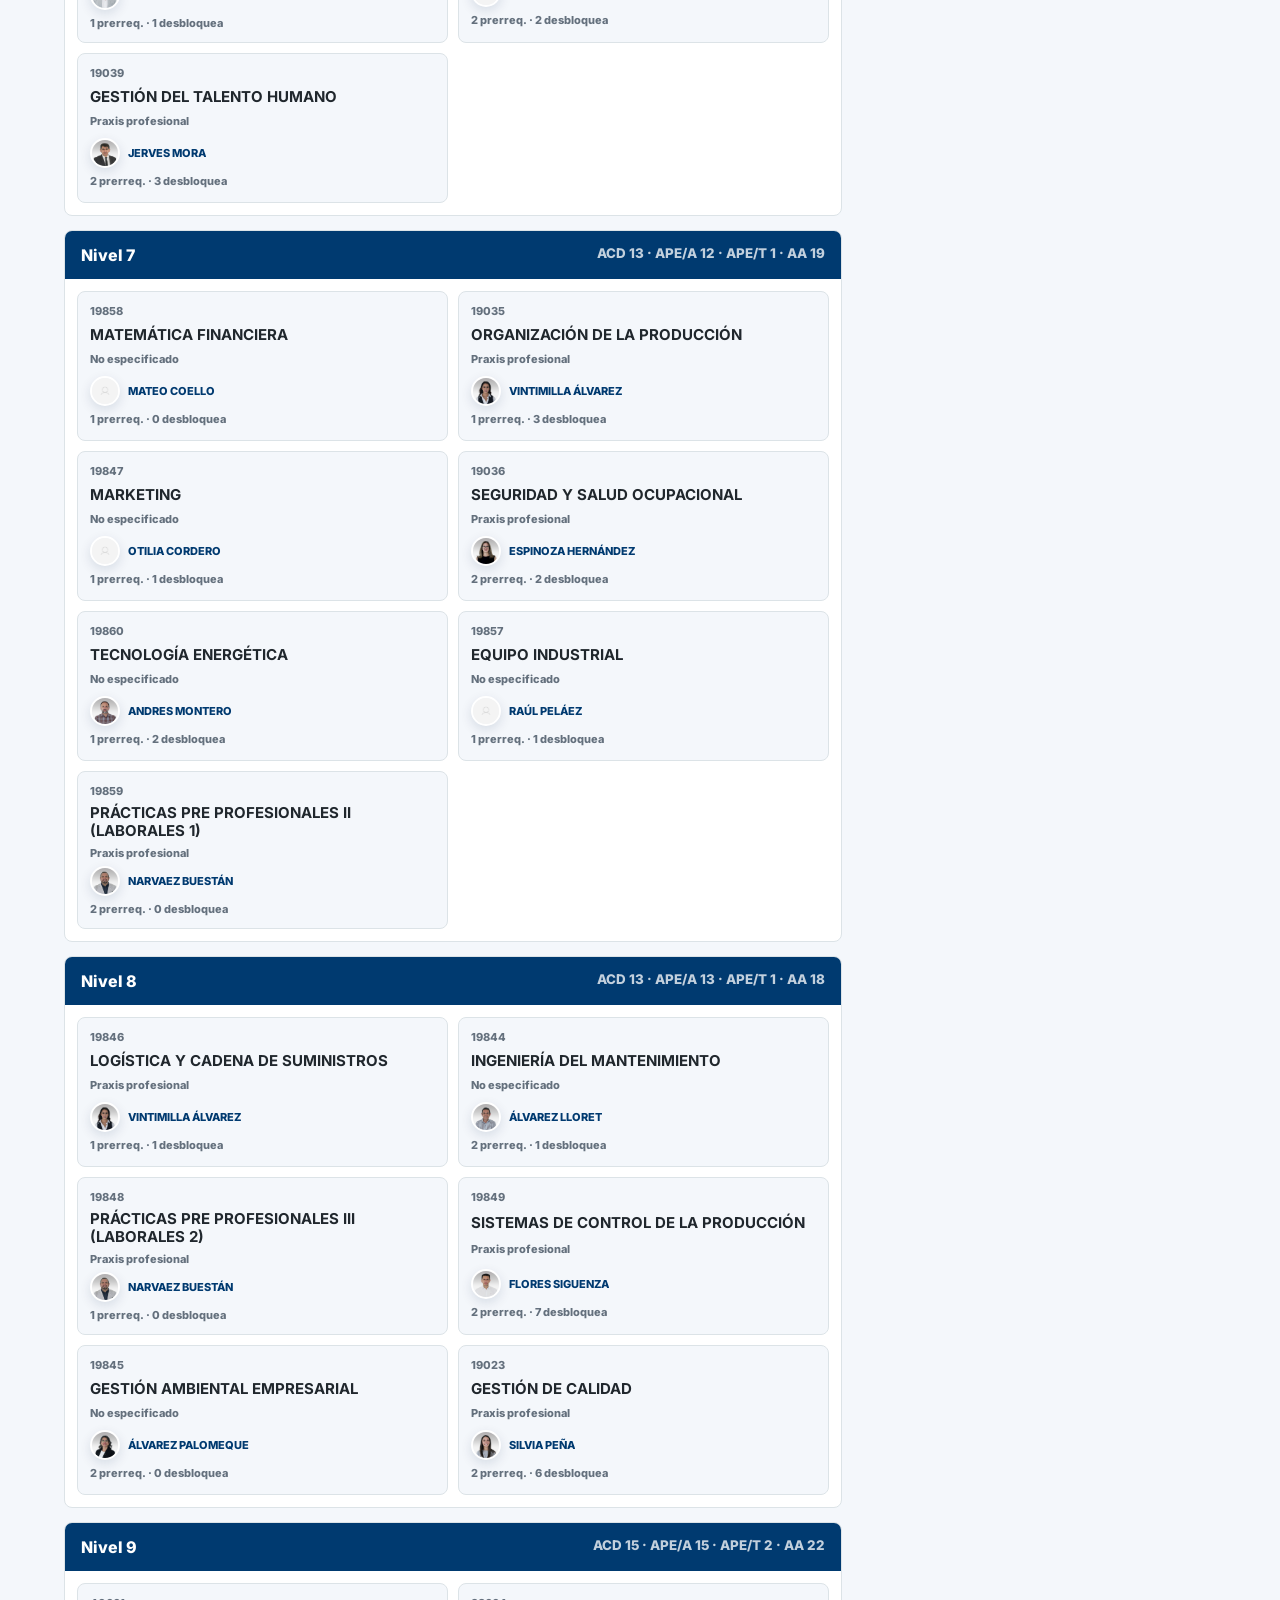
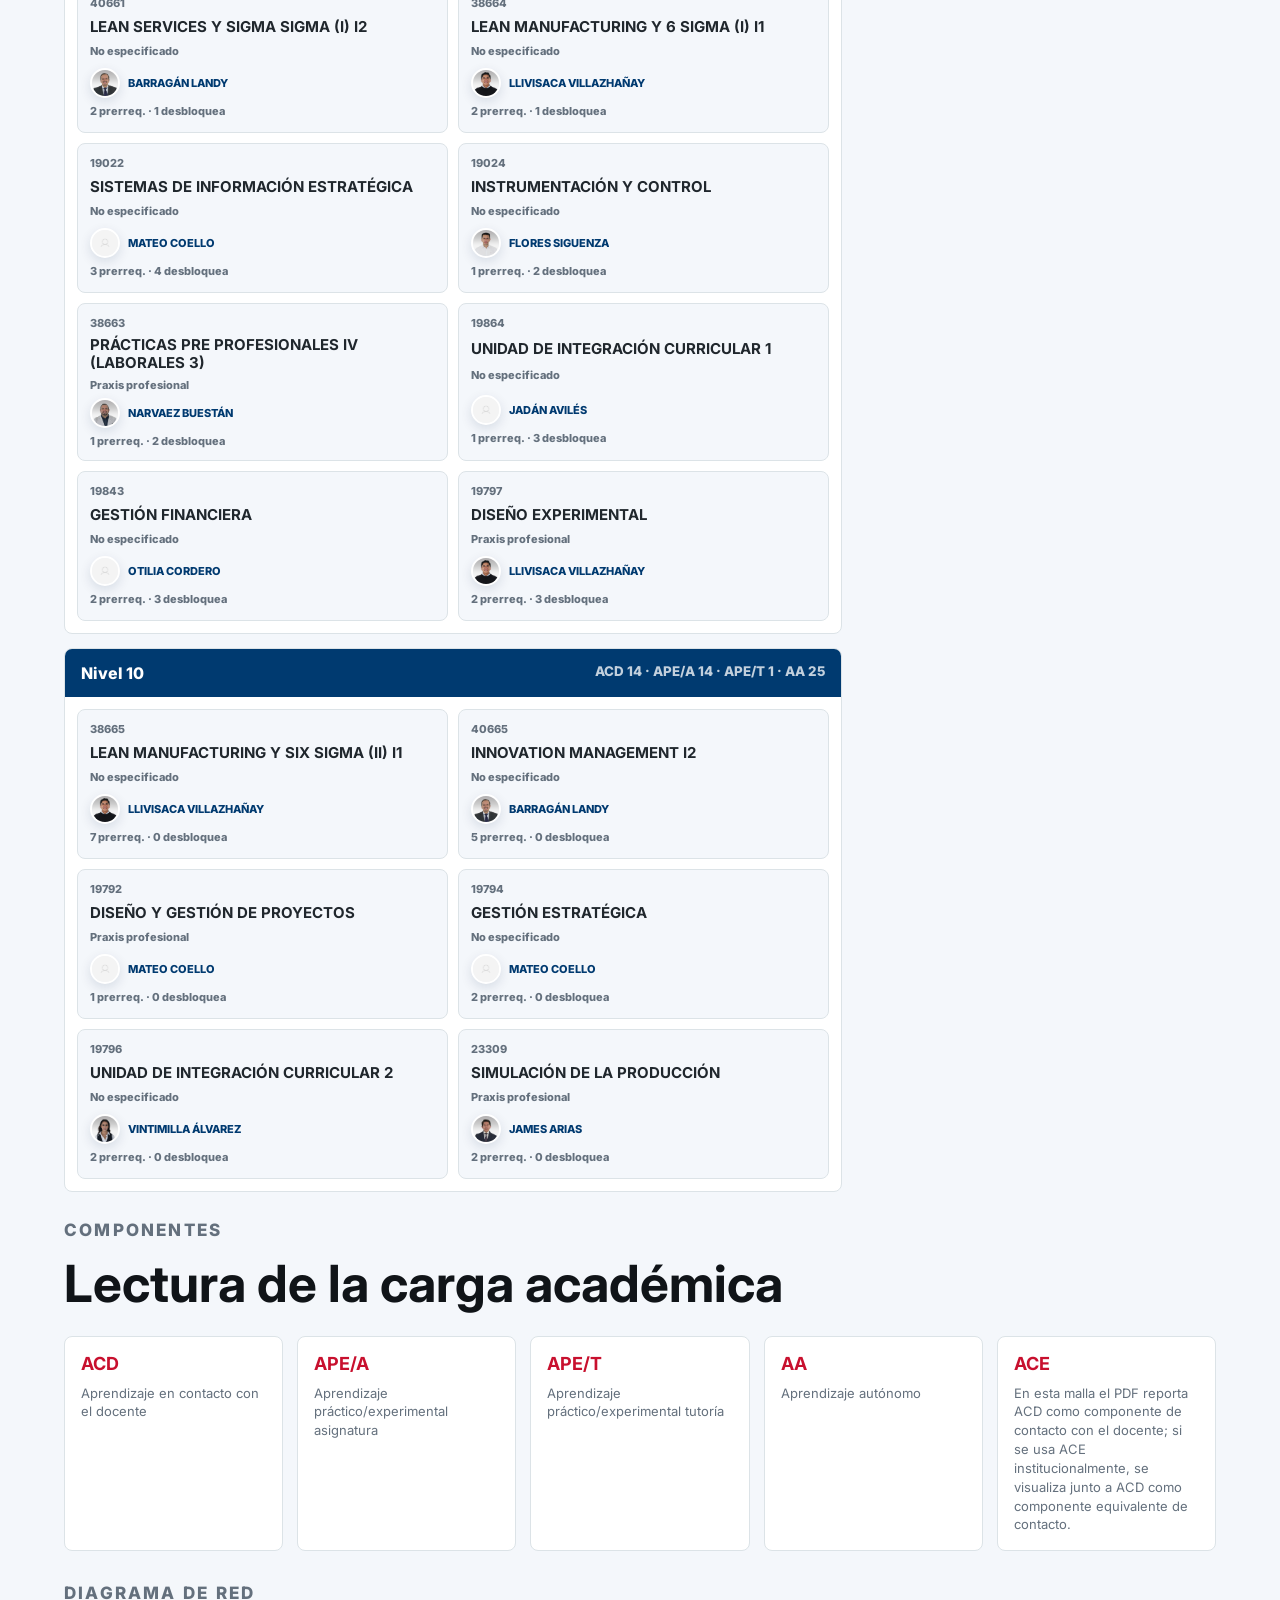
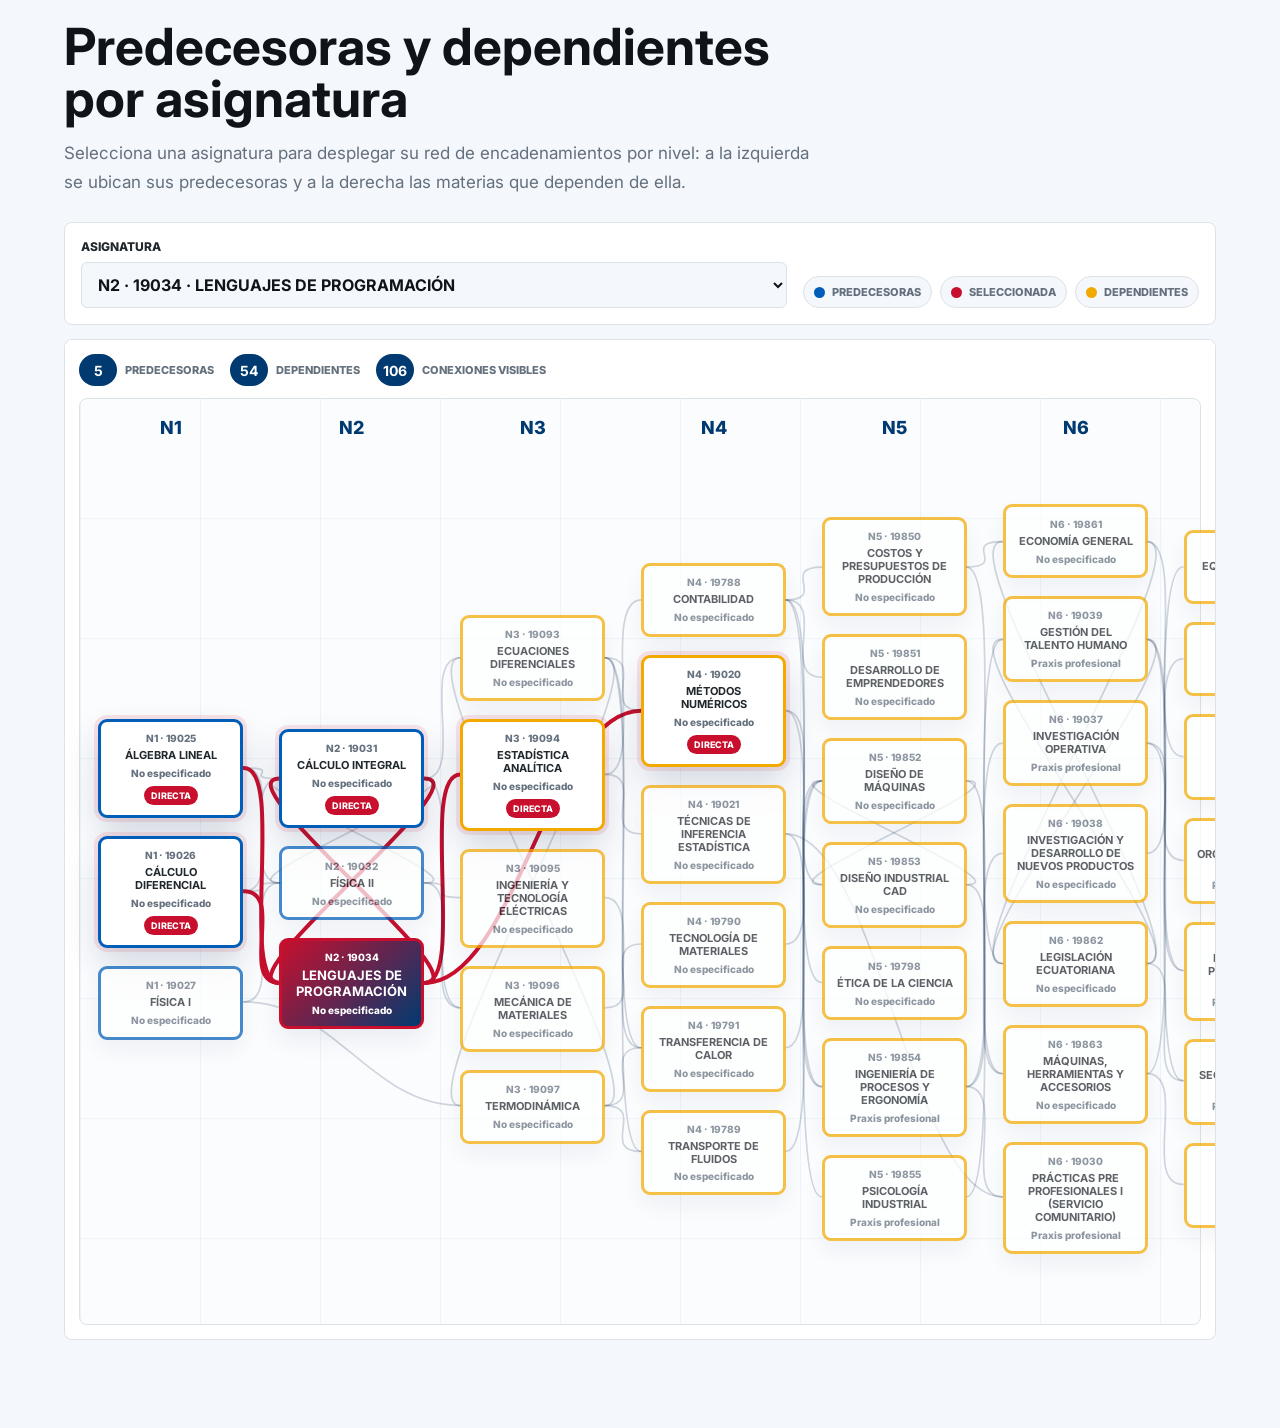
<file: curriculum.html>
<!doctype html>
<html lang="es">
  <head>
    <meta charset="UTF-8" />
    <meta name="viewport" content="width=device-width, initial-scale=1.0" />
    <title>Malla Curricular | Industrial Hub</title>
    <link rel="preconnect" href="https://fonts.googleapis.com" />
    <link rel="preconnect" href="https://fonts.gstatic.com" crossorigin />
    <link
      href="https://fonts.googleapis.com/css2?family=Inter:wght@400;500;600;700;800&display=swap"
      rel="stylesheet"
    />
    <link rel="stylesheet" href="styles.css" />
  </head>
  <body class="curriculum-page">
    <header class="site-header curriculum-header">
      <a class="brand" href="index.html" aria-label="Volver al inicio">
        <span class="brand-mark">II</span>
        <span>
          <strong>Industrial Hub</strong>
          <small>Malla curricular</small>
        </span>
      </a>

      <nav class="main-nav" aria-label="Navegación de malla curricular">
        <a href="#resumen">Resumen</a>
        <a href="#niveles">Niveles</a>
        <a href="#red-materias">Red</a>
        <a href="#prerrequisitos">Prerrequisitos</a>
        <a href="#glosario">Glosario</a>
      </nav>

      <a class="header-action" href="index.html">Inicio</a>
    </header>

    <main>
      <section class="curriculum-hero" id="resumen">
        <div>
          <p class="kicker">Malla curricular</p>
          <h1>Secuencia académica, horas y encadenamientos.</h1>
          <p>
            Navegación dinámica por niveles, componentes ACD, APE/A, APE/T y AA,
            con visualización de prerrequisitos y asignaturas que se desbloquean.
          </p>
        </div>
      </section>

      <section class="curriculum-dashboard">
        <div class="curriculum-metrics">
          <article><strong id="curriculumCourseCount"></strong><span>asignaturas</span></article>
          <article><strong id="curriculumLevelCount"></strong><span>niveles</span></article>
          <article><strong id="curriculumPrereqCount"></strong><span>encadenamientos</span></article>
          <article><strong id="curriculumTotalHours"></strong><span>componentes ACD/APE/AA</span></article>
        </div>

        <div class="curriculum-toolbar" aria-label="Filtros de malla curricular">
          <label>
            <span>Buscar</span>
            <input id="curriculumSearch" type="search" placeholder="Asignatura, código, campo..." />
          </label>
          <label>
            <span>Nivel</span>
            <select id="curriculumLevel"></select>
          </label>
          <label>
            <span>Campo</span>
            <select id="curriculumField"></select>
          </label>
          <label class="curriculum-toggle">
            <input id="showPrerequisites" type="checkbox" checked />
            <span>Ver prerrequisitos</span>
          </label>
        </div>

        <section class="curriculum-charts" id="niveles">
          <article>
            <h2>Asignaturas por nivel</h2>
            <div id="levelLoadChart"></div>
          </article>
          <article>
            <h2>Campos de formación</h2>
            <div id="fieldChart"></div>
          </article>
        </section>

        <section class="curriculum-layout">
          <div>
            <div class="section-heading compact">
              <p class="kicker">Malla dinámica</p>
              <h2>Asignaturas por nivel</h2>
            </div>
            <div class="curriculum-level-grid" id="curriculumGrid"></div>
          </div>

          <aside class="curriculum-detail" id="prerrequisitos">
            <div id="courseDetail"></div>
          </aside>
        </section>

        <section class="curriculum-glossary" id="glosario">
          <div class="section-heading compact">
            <p class="kicker">Componentes</p>
            <h2>Lectura de la carga académica</h2>
          </div>
          <div class="curriculum-glossary-grid" id="curriculumGlossary"></div>
        </section>

        <section class="curriculum-network-section" id="red-materias">
          <div class="section-heading compact">
            <p class="kicker">Diagrama de red</p>
            <h2>Predecesoras y dependientes por asignatura</h2>
            <p>
              Selecciona una asignatura para desplegar su red de encadenamientos por nivel:
              a la izquierda se ubican sus predecesoras y a la derecha las materias que dependen de ella.
            </p>
          </div>

          <div class="curriculum-network-toolbar">
            <label for="networkCourseSelect">
              <span>Asignatura</span>
              <select id="networkCourseSelect"></select>
            </label>
            <div class="curriculum-network-legend" aria-label="Leyenda de red">
              <span><i class="is-predecessor"></i> Predecesoras</span>
              <span><i class="is-current"></i> Seleccionada</span>
              <span><i class="is-dependent"></i> Dependientes</span>
            </div>
          </div>

          <div class="curriculum-network" id="curriculumNetwork"></div>
        </section>
      </section>
    </main>

    <script src="faculty-data.js"></script>
    <script src="curriculum-data.js"></script>
    <script src="curriculum-page.js"></script>
  </body>
</html>
</file>
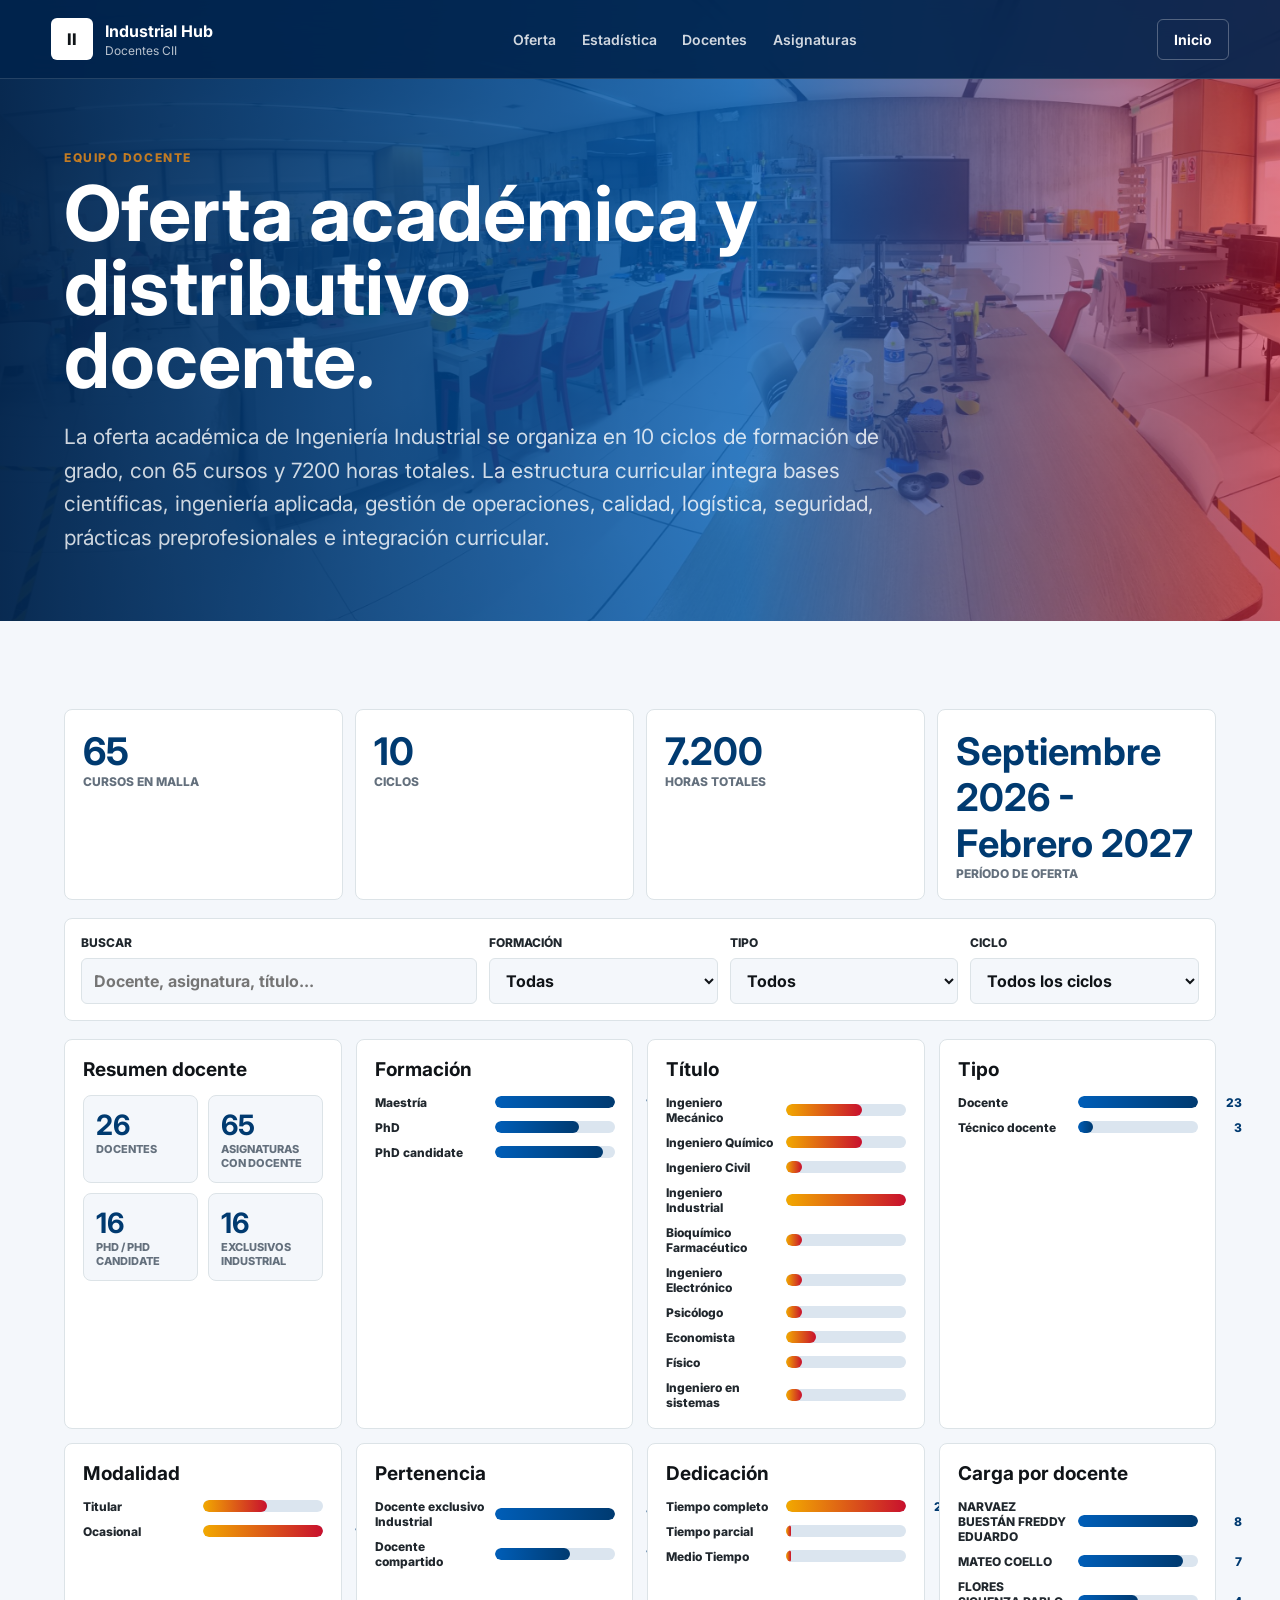
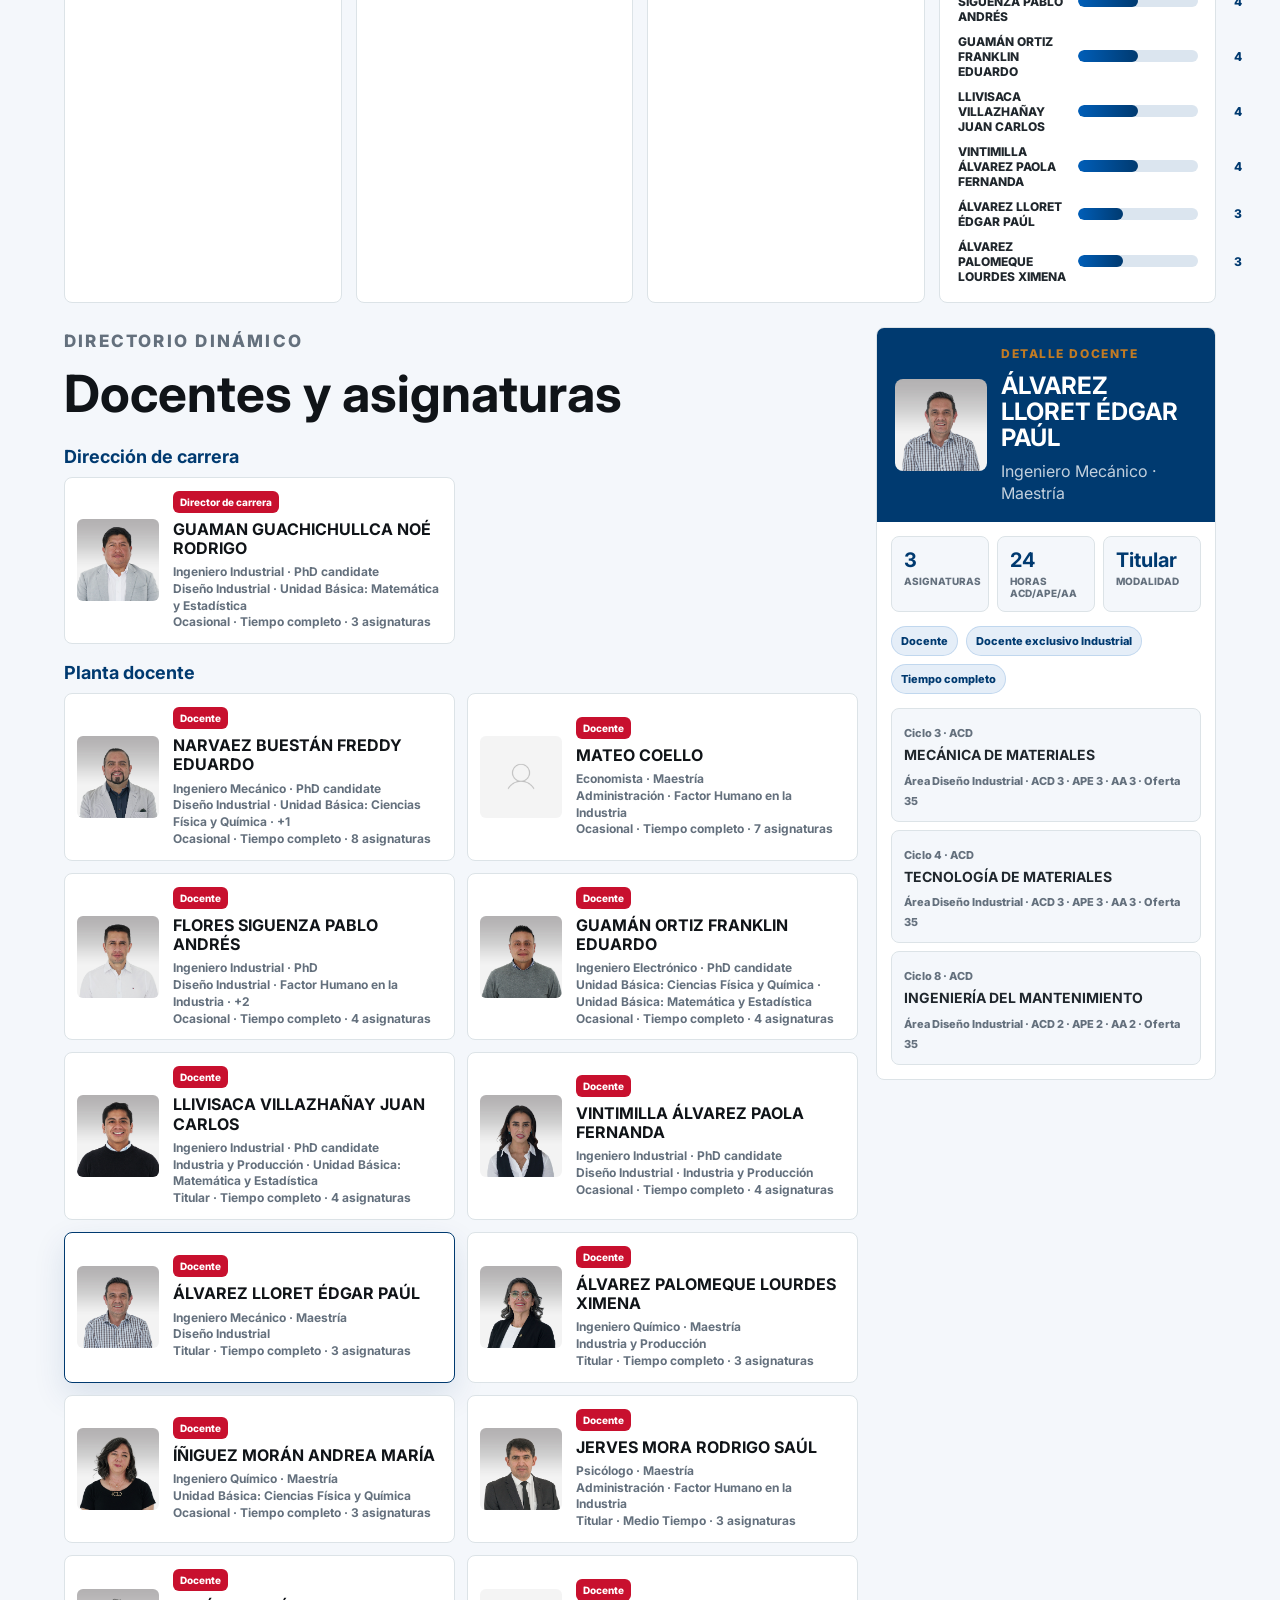
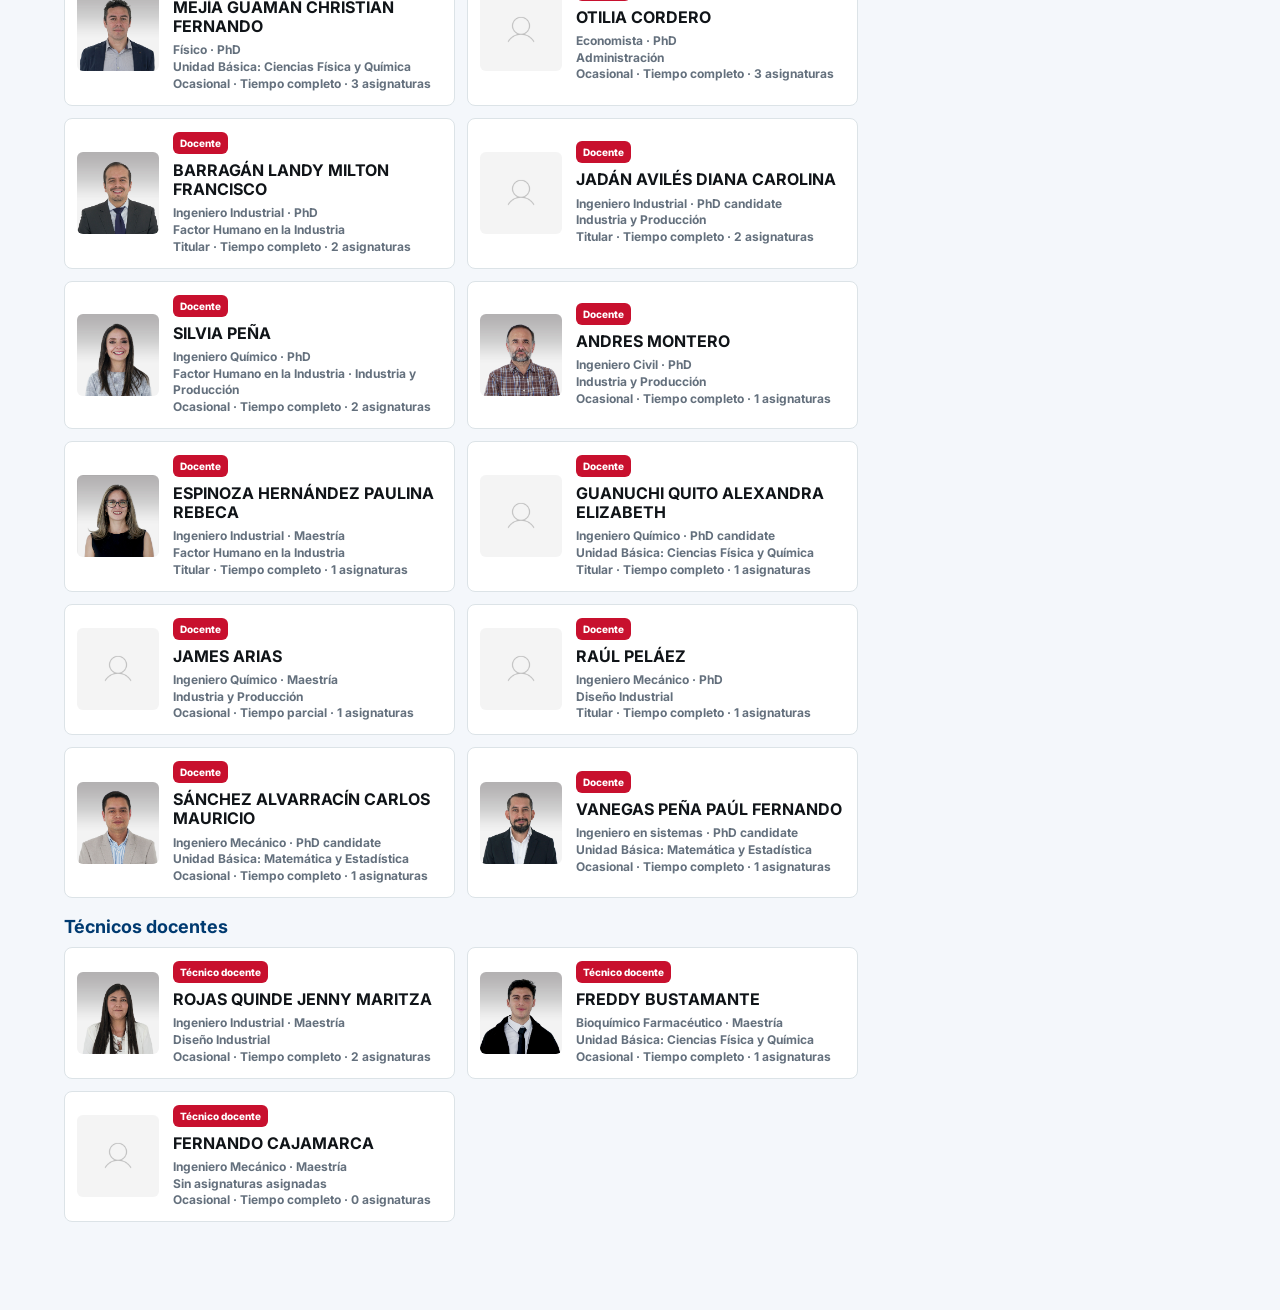
<file: faculty.html>
<!doctype html>
<html lang="es">
  <head>
    <meta charset="UTF-8" />
    <meta name="viewport" content="width=device-width, initial-scale=1.0" />
    <title>Docentes | Industrial Hub</title>
    <link rel="preconnect" href="https://fonts.googleapis.com" />
    <link rel="preconnect" href="https://fonts.gstatic.com" crossorigin />
    <link
      href="https://fonts.googleapis.com/css2?family=Inter:wght@400;500;600;700;800&display=swap"
      rel="stylesheet"
    />
    <link rel="stylesheet" href="styles.css" />
  </head>
  <body class="faculty-page">
    <header class="site-header faculty-header">
      <a class="brand" href="index.html" aria-label="Volver al inicio">
        <span class="brand-mark">II</span>
        <span>
          <strong>Industrial Hub</strong>
          <small>Docentes CII</small>
        </span>
      </a>

      <nav class="main-nav" aria-label="Navegación de docentes">
        <a href="#oferta">Oferta</a>
        <a href="#estadistica">Estadística</a>
        <a href="#docentes">Docentes</a>
        <a href="#asignaturas">Asignaturas</a>
      </nav>

      <a class="header-action" href="index.html">Inicio</a>
    </header>

    <main>
      <section class="faculty-hero" id="oferta">
        <div>
          <p class="kicker">Equipo docente</p>
          <h1>Oferta académica y distributivo docente.</h1>
          <p id="offerDescription"></p>
        </div>
      </section>

      <section class="faculty-dashboard">
        <div class="faculty-offer-grid">
          <article>
            <strong id="offerCourses"></strong>
            <span>cursos en malla</span>
          </article>
          <article>
            <strong id="offerCycles"></strong>
            <span>ciclos</span>
          </article>
          <article>
            <strong id="offerHours"></strong>
            <span>horas totales</span>
          </article>
          <article>
            <strong id="offerPeriod"></strong>
            <span>período de oferta</span>
          </article>
        </div>

        <div class="faculty-toolbar" aria-label="Filtros de docentes">
          <label>
            <span>Buscar</span>
            <input id="facultyPageSearch" type="search" placeholder="Docente, asignatura, título..." />
          </label>
          <label>
            <span>Formación</span>
            <select id="facultyFormation"></select>
          </label>
          <label>
            <span>Tipo</span>
            <select id="facultyType"></select>
          </label>
          <label>
            <span>Ciclo</span>
            <select id="facultyCycle"></select>
          </label>
        </div>

        <section class="faculty-stats" id="estadistica">
          <article class="faculty-stat-card">
            <h2>Resumen docente</h2>
            <div class="faculty-kpis">
              <div><strong id="totalFaculty"></strong><span>docentes</span></div>
              <div><strong id="totalAssignedCourses"></strong><span>asignaturas con docente</span></div>
              <div><strong id="totalPhd"></strong><span>PhD / PhD candidate</span></div>
              <div><strong id="totalExclusive"></strong><span>exclusivos Industrial</span></div>
            </div>
          </article>
          <article class="faculty-stat-card">
            <h2>Formación</h2>
            <div class="faculty-bars" id="formationBars"></div>
          </article>
          <article class="faculty-stat-card">
            <h2>Título</h2>
            <div class="faculty-bars" id="titleBars"></div>
          </article>
          <article class="faculty-stat-card">
            <h2>Tipo</h2>
            <div class="faculty-bars" id="typeBars"></div>
          </article>
          <article class="faculty-stat-card">
            <h2>Modalidad</h2>
            <div class="faculty-bars" id="modalityBars"></div>
          </article>
          <article class="faculty-stat-card">
            <h2>Pertenencia</h2>
            <div class="faculty-bars" id="belongingBars"></div>
          </article>
          <article class="faculty-stat-card">
            <h2>Dedicación</h2>
            <div class="faculty-bars" id="dedicationBars"></div>
          </article>
          <article class="faculty-stat-card">
            <h2>Carga por docente</h2>
            <div class="faculty-bars" id="loadBars"></div>
          </article>
        </section>

        <section class="faculty-layout" id="docentes">
          <div>
            <div class="section-heading compact">
              <p class="kicker">Directorio dinámico</p>
              <h2>Docentes y asignaturas</h2>
            </div>
            <div class="faculty-page-grid" id="facultyPageGrid"></div>
          </div>

          <aside class="faculty-detail-panel" id="asignaturas">
            <div id="facultyDetail"></div>
          </aside>
        </section>
      </section>
    </main>

    <script src="faculty-data.js"></script>
    <script src="faculty-page.js"></script>
  </body>
</html>
</file>
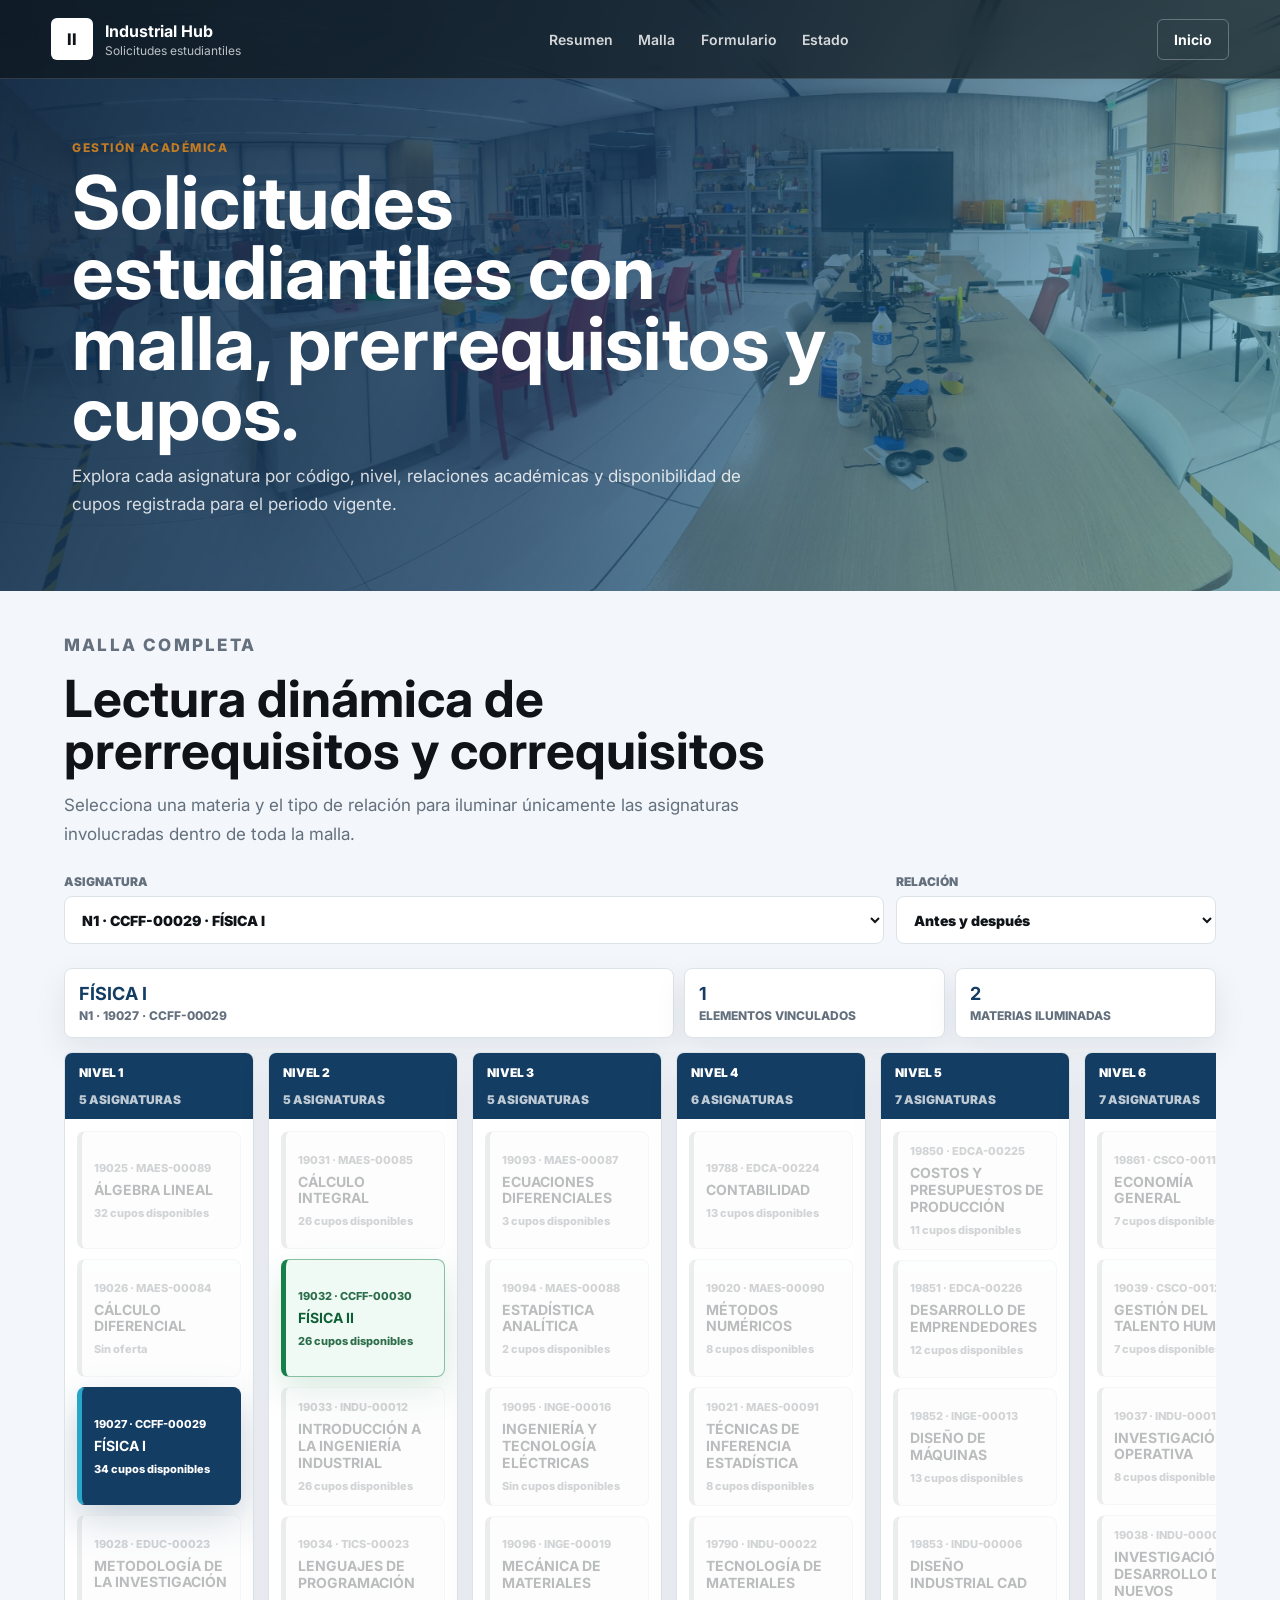
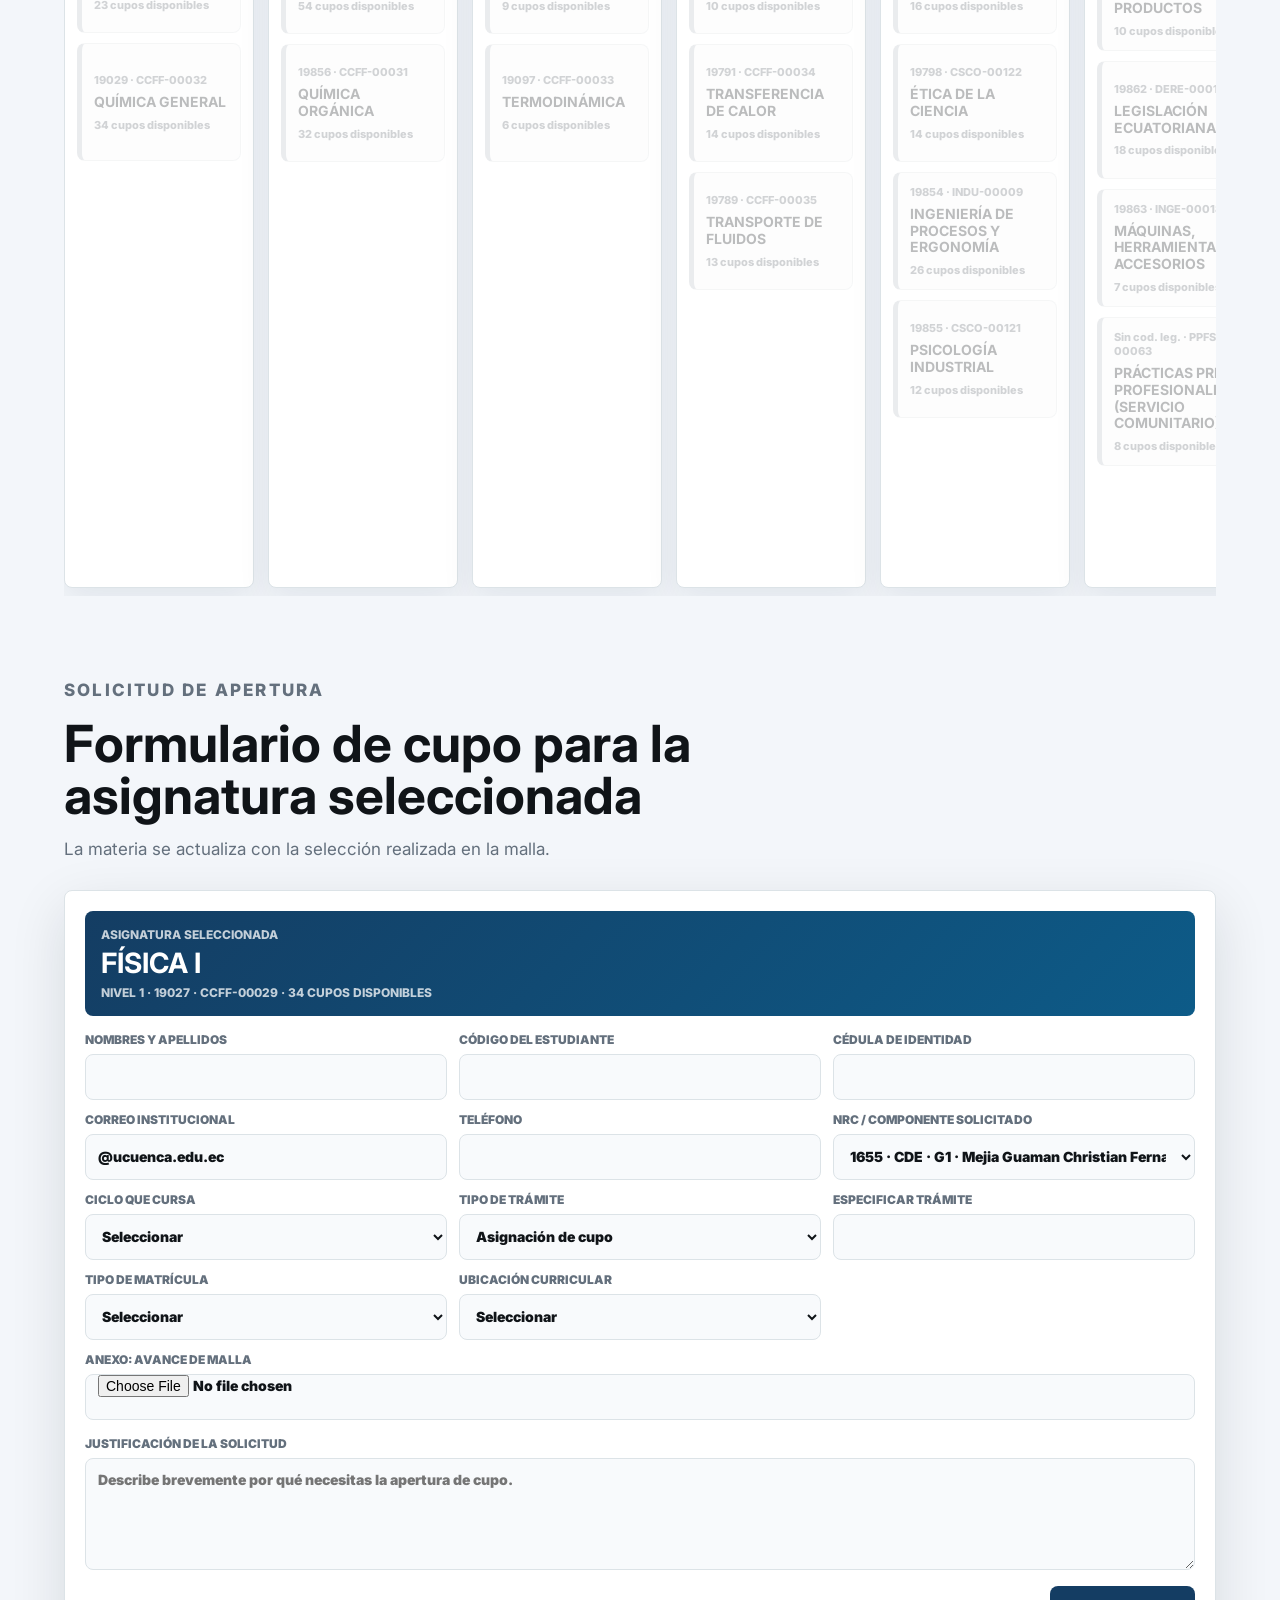
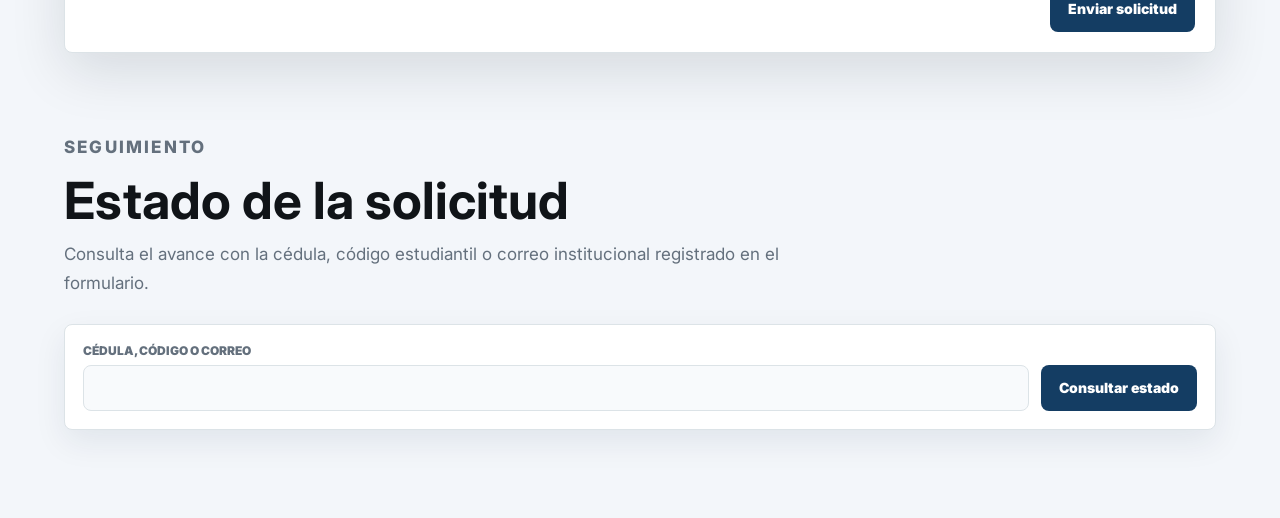
<file: student-requests.html>
<!doctype html>
<html lang="es">
  <head>
    <meta charset="UTF-8" />
    <meta name="viewport" content="width=device-width, initial-scale=1.0" />
    <title>Solicitudes estudiantiles | Industrial Hub</title>
    <link rel="preconnect" href="https://fonts.googleapis.com" />
    <link rel="preconnect" href="https://fonts.gstatic.com" crossorigin />
    <link
      href="https://fonts.googleapis.com/css2?family=Inter:wght@400;500;600;700;800&display=swap"
      rel="stylesheet"
    />
    <link rel="stylesheet" href="styles.css" />
  </head>
  <body class="student-requests-page">
    <header class="site-header requests-header">
      <a class="brand" href="index.html" aria-label="Volver al inicio">
        <span class="brand-mark">II</span>
        <span>
          <strong>Industrial Hub</strong>
          <small>Solicitudes estudiantiles</small>
        </span>
      </a>

      <nav class="main-nav" aria-label="Navegación de solicitudes estudiantiles">
        <a href="#resumen">Resumen</a>
        <a href="#malla-solicitudes">Malla</a>
        <a href="#formulario-cupo">Formulario</a>
        <a href="#estado-solicitud">Estado</a>
      </nav>

      <a class="header-action" href="index.html">Inicio</a>
    </header>

    <main>
      <section class="requests-hero" id="resumen">
        <div>
          <p class="kicker">Gestión académica</p>
          <h1>Solicitudes estudiantiles con malla, prerrequisitos y cupos.</h1>
          <p>
            Explora cada asignatura por código, nivel, relaciones académicas y disponibilidad
            de cupos registrada para el periodo vigente.
          </p>
        </div>
      </section>

      <section class="requests-map-section" id="malla-solicitudes">
        <div class="section-heading compact">
          <p class="kicker">Malla completa</p>
          <h2>Lectura dinámica de prerrequisitos y correquisitos</h2>
          <p>
            Selecciona una materia y el tipo de relación para iluminar únicamente
            las asignaturas involucradas dentro de toda la malla.
          </p>
        </div>

        <div class="requests-map-toolbar">
          <label>
            <span>Asignatura</span>
            <select id="requestsMapSelect"></select>
          </label>
          <label>
            <span>Relación</span>
            <select id="requestsRelationMode">
              <option value="prerequisites">Prerrequisitos</option>
              <option value="corequisites">Correquisitos</option>
              <option value="unlocks">Materias posteriores</option>
              <option value="all">Antes y después</option>
            </select>
          </label>
        </div>

        <div class="requests-map-summary" id="requestsMapSummary"></div>
        <div class="requests-full-map" id="requestsFullMap"></div>
      </section>

      <section class="requests-form-section" id="formulario-cupo">
        <div class="section-heading compact">
          <p class="kicker">Solicitud de apertura</p>
          <h2>Formulario de cupo para la asignatura seleccionada</h2>
          <p>La materia se actualiza con la selección realizada en la malla.</p>
        </div>

        <form class="requests-form" id="capacityRequestForm">
          <div class="requests-selected-course" id="requestSelectedCourse"></div>

          <div class="requests-form-grid">
            <label>
              <span>Nombres y apellidos</span>
              <input name="studentName" type="text" autocomplete="name" required />
            </label>
            <label>
              <span>Código del estudiante</span>
              <input name="studentCode" type="text" required />
            </label>
            <label>
              <span>Cédula de identidad</span>
              <input name="nationalId" type="text" inputmode="numeric" required />
            </label>
            <label>
              <span>Correo institucional</span>
              <input name="email" id="requestEmail" type="email" autocomplete="email" value="@ucuenca.edu.ec" required />
            </label>
            <label>
              <span>Teléfono</span>
              <input name="phone" type="tel" autocomplete="tel" />
            </label>
            <label>
              <span>NRC / componente solicitado</span>
              <select name="nrc" id="requestNrc"></select>
            </label>
            <label>
              <span>Ciclo que cursa</span>
              <select name="studentCycle" required>
                <option value="">Seleccionar</option>
                <option value="1">Ciclo 1</option>
                <option value="2">Ciclo 2</option>
                <option value="3">Ciclo 3</option>
                <option value="4">Ciclo 4</option>
                <option value="5">Ciclo 5</option>
                <option value="6">Ciclo 6</option>
                <option value="7">Ciclo 7</option>
                <option value="8">Ciclo 8</option>
                <option value="9">Ciclo 9</option>
                <option value="10">Ciclo 10</option>
              </select>
            </label>
            <label>
              <span>Tipo de trámite</span>
              <select name="procedureType" id="procedureType" required>
                <option value="Asignación de cupo">Asignación de cupo</option>
                <option value="Anulación de matrícula">Anulación de matrícula</option>
                <option value="Cambio de grupo">Cambio de grupo</option>
                <option value="Otro">Otro</option>
              </select>
            </label>
            <label id="procedureOtherField" hidden>
              <span>Especificar trámite</span>
              <input name="procedureOther" type="text" />
            </label>
            <label>
              <span>Tipo de matrícula</span>
              <select name="enrollmentAttempt" required>
                <option value="">Seleccionar</option>
                <option value="Primera matrícula">Primera matrícula</option>
                <option value="Segunda matrícula">Segunda matrícula</option>
                <option value="Tercera matrícula">Tercera matrícula</option>
              </select>
            </label>
            <label>
              <span>Ubicación curricular</span>
              <select name="coursePlacement" required>
                <option value="">Seleccionar</option>
                <option value="Adelanto">Adelanto</option>
                <option value="Asignatura del ciclo regular">Asignatura del ciclo regular</option>
              </select>
            </label>
            <label class="requests-form-wide">
              <span>Anexo: avance de malla</span>
              <input name="curriculumProgressFile" type="file" accept=".pdf,.jpg,.jpeg,.png,.doc,.docx" required />
            </label>
          </div>

          <label class="requests-form-wide">
            <span>Justificación de la solicitud</span>
            <textarea name="reason" rows="4" placeholder="Describe brevemente por qué necesitas la apertura de cupo." required></textarea>
          </label>

          <input type="hidden" name="courseTitle" id="requestCourseTitle" />
          <input type="hidden" name="courseCode" id="requestCourseCode" />
          <input type="hidden" name="legacyCode" id="requestLegacyCode" />
          <input type="hidden" name="level" id="requestLevel" />
          <input type="hidden" name="period" id="requestPeriod" />

          <div class="requests-form-actions">
            <p id="requestFormStatus" role="status"></p>
            <button type="submit">Enviar solicitud</button>
          </div>
        </form>
      </section>

      <section class="requests-status-section" id="estado-solicitud">
        <div class="section-heading compact">
          <p class="kicker">Seguimiento</p>
          <h2>Estado de la solicitud</h2>
          <p>Consulta el avance con la cédula, código estudiantil o correo institucional registrado en el formulario.</p>
        </div>

        <form class="requests-status-search" id="requestStatusForm">
          <label>
            <span>Cédula, código o correo</span>
            <input name="query" type="text" autocomplete="off" required />
          </label>
          <button type="submit">Consultar estado</button>
        </form>

        <p class="requests-status-message" id="requestStatusMessage" role="status"></p>
        <div class="requests-status-table" id="requestStatusTable"></div>
      </section>
    </main>

    <div class="requests-dialog" id="requestsCourseDialog" role="dialog" aria-modal="true" aria-labelledby="requestsDialogTitle" hidden>
      <div class="requests-dialog__panel">
        <button class="requests-dialog__close" type="button" data-close-dialog aria-label="Cerrar detalle">×</button>
        <div id="requestsDialogContent"></div>
      </div>
    </div>

    <script src="student-requests-config.js"></script>
    <script src="student-requests-data.js"></script>
    <script src="student-requests-page.js"></script>
  </body>
</html>
</file>
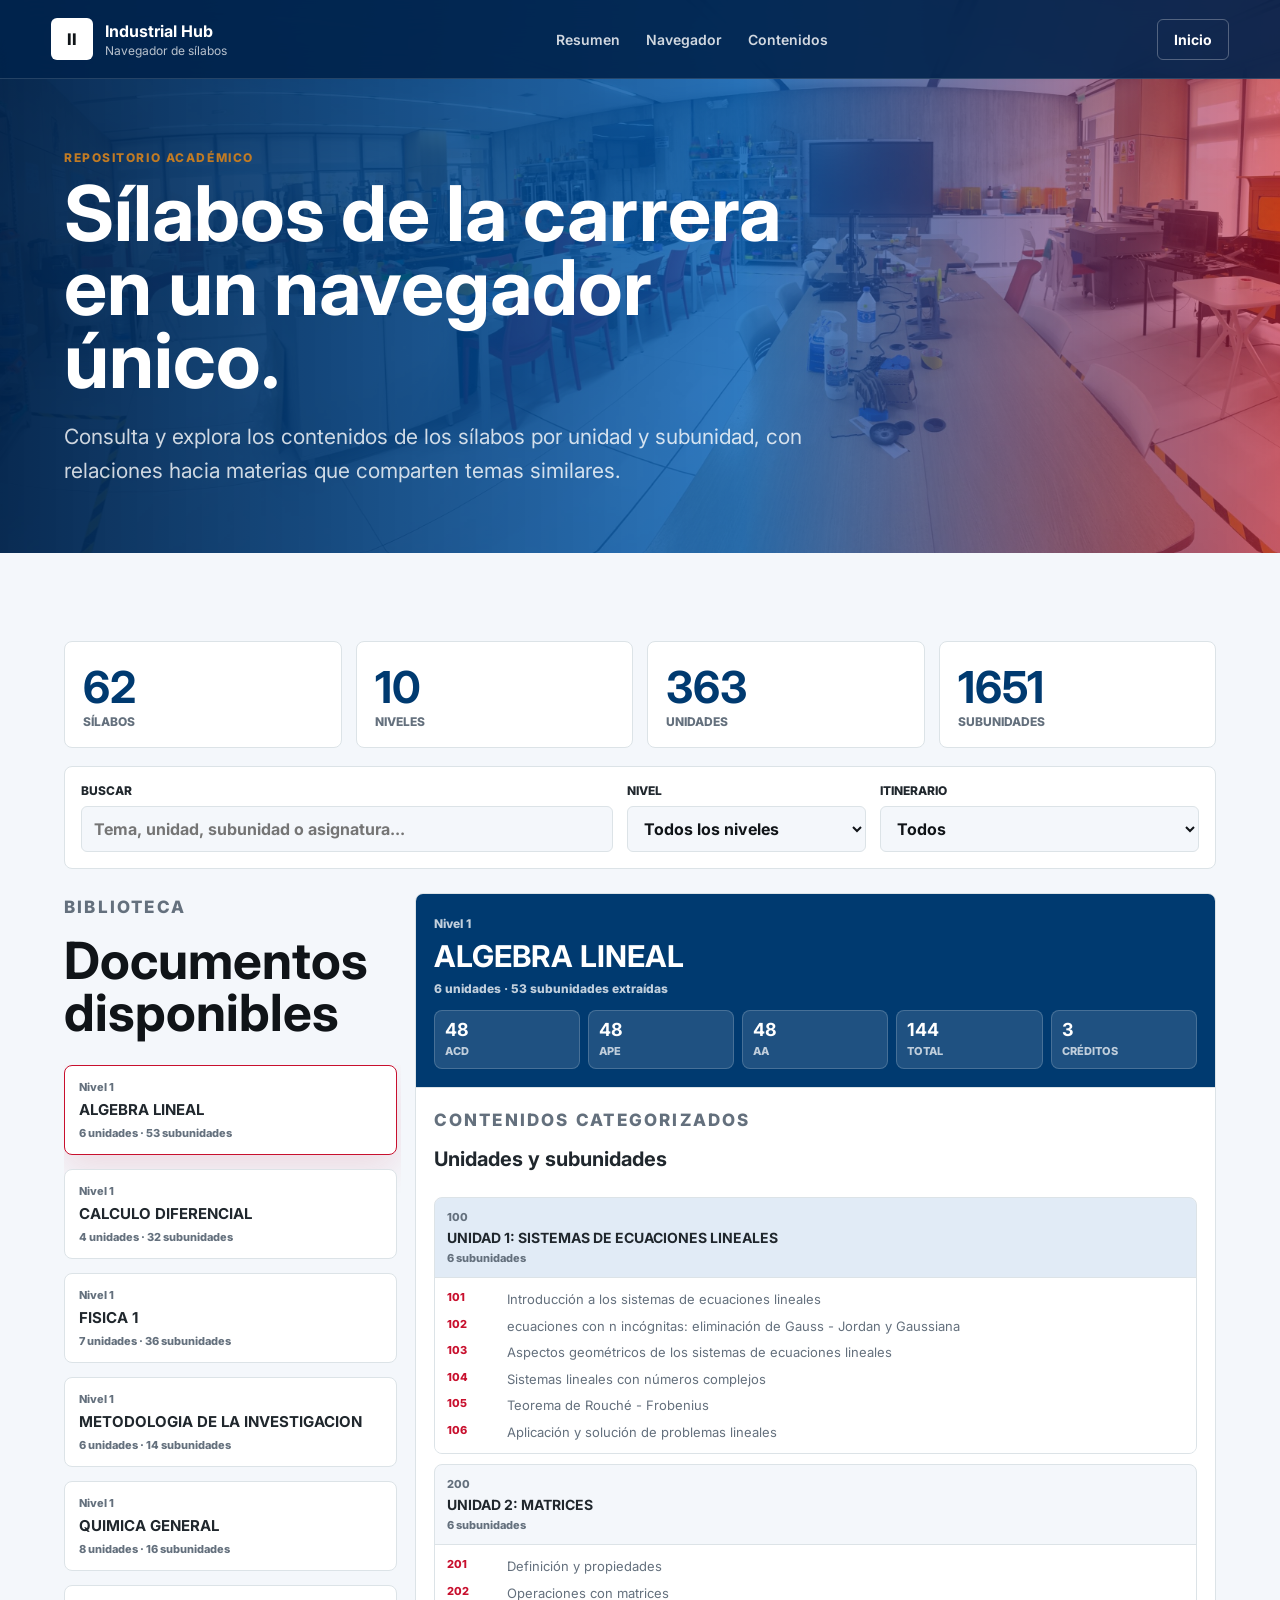
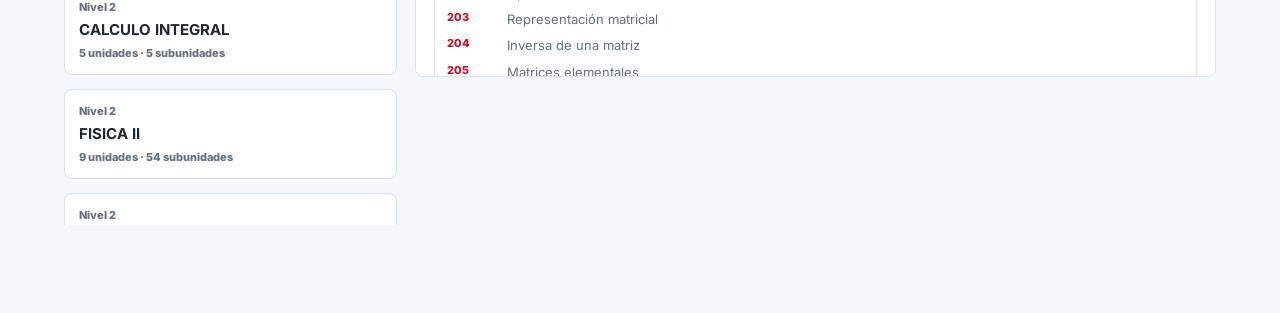
<file: syllabi.html>
<!doctype html>
<html lang="es">
  <head>
    <meta charset="UTF-8" />
    <meta name="viewport" content="width=device-width, initial-scale=1.0" />
    <title>Sílabos | Industrial Hub</title>
    <link rel="preconnect" href="https://fonts.googleapis.com" />
    <link rel="preconnect" href="https://fonts.gstatic.com" crossorigin />
    <link
      href="https://fonts.googleapis.com/css2?family=Inter:wght@400;500;600;700;800&display=swap"
      rel="stylesheet"
    />
    <link rel="stylesheet" href="styles.css" />
  </head>
  <body class="syllabi-page">
    <header class="site-header syllabi-header">
      <a class="brand" href="index.html" aria-label="Volver al inicio">
        <span class="brand-mark">II</span>
        <span>
          <strong>Industrial Hub</strong>
          <small>Navegador de sílabos</small>
        </span>
      </a>

      <nav class="main-nav" aria-label="Navegación de sílabos">
        <a href="#resumen">Resumen</a>
        <a href="#navegador">Navegador</a>
        <a href="#contenidos">Contenidos</a>
      </nav>

      <a class="header-action" href="index.html">Inicio</a>
    </header>

    <main>
      <section class="syllabi-hero" id="resumen">
        <div>
          <p class="kicker">Repositorio académico</p>
          <h1>Sílabos de la carrera en un navegador único.</h1>
          <p>
            Consulta y explora los contenidos de los sílabos por unidad y subunidad,
            con relaciones hacia materias que comparten temas similares.
          </p>
        </div>
      </section>

      <section class="syllabi-dashboard" id="navegador">
        <div class="syllabi-metrics">
          <article><strong id="syllabiCount"></strong><span>sílabos</span></article>
          <article><strong id="syllabiLevels"></strong><span>niveles</span></article>
          <article><strong id="syllabiUnits"></strong><span>unidades</span></article>
          <article><strong id="syllabiSubunits"></strong><span>subunidades</span></article>
        </div>

        <div class="syllabi-toolbar" aria-label="Filtros de sílabos">
          <label>
            <span>Buscar</span>
            <input id="syllabiSearch" type="search" placeholder="Tema, unidad, subunidad o asignatura..." />
          </label>
          <label>
            <span>Nivel</span>
            <select id="syllabiLevel"></select>
          </label>
          <label>
            <span>Itinerario</span>
            <select id="syllabiItinerary"></select>
          </label>
        </div>

        <section class="syllabi-layout">
          <div>
            <div class="section-heading compact">
              <p class="kicker">Biblioteca</p>
              <h2>Documentos disponibles</h2>
            </div>
            <div class="syllabi-list" id="syllabiList"></div>
          </div>

          <aside class="syllabi-preview" id="contenidos">
            <div id="syllabiPreview"></div>
          </aside>
        </section>
      </section>
    </main>

    <script src="curriculum-data.js"></script>
    <script src="syllabi-content-data.js"></script>
    <script src="syllabi-page.js"></script>
  </body>
</html>
</file>
<file: styles.css>
:root {
  --ink: #101418;
  --muted: #64707d;
  --line: #dce3e7;
  --paper: #f6f8f7;
  --white: #ffffff;
  --teal: #0f766e;
  --teal-dark: #0b4f4a;
  --amber: #c17b24;
  --graphite: #20272d;
  --shadow: 0 18px 55px rgba(11, 22, 30, 0.12);
}

* {
  box-sizing: border-box;
}

html {
  scroll-behavior: smooth;
}

body {
  margin: 0;
  font-family: Inter, system-ui, -apple-system, BlinkMacSystemFont, "Segoe UI", sans-serif;
  color: var(--ink);
  background: var(--paper);
}

a {
  color: inherit;
  text-decoration: none;
}

.site-header {
  position: fixed;
  z-index: 20;
  top: 0;
  left: 0;
  right: 0;
  display: flex;
  align-items: center;
  justify-content: space-between;
  gap: 24px;
  padding: 18px clamp(20px, 4vw, 56px);
  color: var(--white);
  background: rgba(12, 18, 22, 0.62);
  border-bottom: 1px solid rgba(255, 255, 255, 0.14);
  backdrop-filter: blur(18px);
}

.brand {
  display: inline-flex;
  align-items: center;
  gap: 12px;
  min-width: max-content;
}

.brand-mark {
  display: grid;
  place-items: center;
  width: 42px;
  height: 42px;
  font-weight: 800;
  color: var(--ink);
  background: var(--white);
  border-radius: 6px;
}

.brand strong,
.brand small {
  display: block;
}

.brand small {
  margin-top: 2px;
  color: rgba(255, 255, 255, 0.72);
  font-size: 12px;
}

.main-nav {
  display: flex;
  align-items: center;
  gap: clamp(14px, 2vw, 30px);
  font-size: 14px;
  font-weight: 600;
  color: rgba(255, 255, 255, 0.82);
}

.main-nav a:hover,
.header-action:hover {
  color: var(--white);
}

.header-action {
  padding: 11px 16px;
  border: 1px solid rgba(255, 255, 255, 0.28);
  border-radius: 6px;
  font-size: 14px;
  font-weight: 700;
}

.header-actions {
  display: inline-flex;
  gap: 10px;
  align-items: center;
  flex-shrink: 0;
}

.language-toggle {
  min-width: 46px;
  min-height: 42px;
  padding: 10px 12px;
  color: var(--ink);
  background: var(--white);
  border: 1px solid rgba(255, 255, 255, 0.36);
  border-radius: 6px;
  font: inherit;
  font-size: 13px;
  font-weight: 800;
  cursor: pointer;
}

.language-toggle:focus-visible {
  outline: 3px solid rgba(193, 123, 36, 0.72);
  outline-offset: 3px;
}

.hero {
  position: relative;
  min-height: 92vh;
  display: grid;
  align-items: center;
  overflow: hidden;
  color: var(--white);
}

.hero-image,
.hero-overlay {
  position: absolute;
  inset: 0;
}

.hero-image {
  width: 100%;
  height: 100%;
  object-fit: cover;
}

.hero-overlay {
  background:
    linear-gradient(90deg, rgba(4, 10, 13, 0.92) 0%, rgba(9, 18, 21, 0.76) 42%, rgba(9, 18, 21, 0.2) 100%),
    linear-gradient(0deg, rgba(4, 10, 13, 0.55) 0%, rgba(4, 10, 13, 0) 42%);
}

.hero-content {
  position: relative;
  z-index: 3;
  width: min(760px, calc(100% - 40px));
  margin-left: clamp(20px, 7vw, 96px);
  padding-top: 84px;
}

.kicker {
  margin: 0 0 12px;
  color: var(--amber);
  font-size: 12px;
  font-weight: 800;
  letter-spacing: 0.13em;
  text-transform: uppercase;
}

h1,
h2,
h3,
p {
  margin-top: 0;
}

h1 {
  max-width: 720px;
  margin-bottom: 22px;
  font-size: clamp(44px, 6vw, 78px);
  line-height: 0.96;
  letter-spacing: 0;
}

.hero-copy {
  max-width: 620px;
  margin-bottom: 34px;
  color: rgba(255, 255, 255, 0.82);
  font-size: clamp(17px, 2vw, 21px);
  line-height: 1.6;
}

.search-panel {
  width: min(650px, 100%);
  padding: 18px;
  background: rgba(255, 255, 255, 0.12);
  border: 1px solid rgba(255, 255, 255, 0.2);
  border-radius: 8px;
  box-shadow: var(--shadow);
  backdrop-filter: blur(16px);
}

.search-panel label {
  display: block;
  margin-bottom: 10px;
  font-size: 13px;
  font-weight: 800;
  color: rgba(255, 255, 255, 0.76);
}

.search-row {
  display: grid;
  grid-template-columns: 1fr 52px;
  gap: 10px;
}

.search-row input,
.search-row button {
  min-height: 52px;
  border: 0;
  border-radius: 6px;
}

.search-row input {
  width: 100%;
  padding: 0 16px;
  color: var(--ink);
  font: inherit;
}

.search-row button {
  display: grid;
  place-items: center;
  color: var(--white);
  background: var(--teal);
  cursor: pointer;
}

.search-row button span {
  font-size: 27px;
  line-height: 1;
}

.metrics-band {
  display: grid;
  grid-template-columns: repeat(4, 1fr);
  background: var(--white);
  border-bottom: 1px solid var(--line);
}

.metrics-band article {
  padding: 28px clamp(18px, 3vw, 44px);
  border-right: 1px solid var(--line);
}

.metrics-band strong {
  display: block;
  margin-bottom: 6px;
  font-size: clamp(26px, 3vw, 38px);
}

.metrics-band span {
  color: var(--muted);
  font-size: 14px;
  font-weight: 600;
}

.section-wrap,
.faculty-section,
.committees-section,
.areas-section,
.research-band,
.contribute {
  padding: clamp(70px, 9vw, 118px) clamp(20px, 5vw, 72px);
}

.section-heading {
  max-width: 760px;
  margin-bottom: 34px;
}

.section-heading.compact {
  margin-bottom: 26px;
}

.section-heading h2,
.research-band h2,
.contribute h2 {
  margin-bottom: 14px;
  font-size: clamp(32px, 4vw, 54px);
  line-height: 1.02;
  letter-spacing: 0;
}

.section-heading p,
.research-band p {
  color: var(--muted);
  font-size: 17px;
  line-height: 1.7;
}

.filter-bar {
  display: flex;
  flex-wrap: wrap;
  gap: 10px;
  margin-bottom: 24px;
}

.filter {
  min-height: 42px;
  padding: 0 16px;
  color: var(--graphite);
  background: var(--white);
  border: 1px solid var(--line);
  border-radius: 6px;
  font: inherit;
  font-weight: 700;
  cursor: pointer;
}

.filter.active {
  color: var(--white);
  background: var(--teal-dark);
  border-color: var(--teal-dark);
}

.resource-grid {
  display: grid;
  grid-template-columns: repeat(3, minmax(0, 1fr));
  gap: 18px;
}

.resource-card,
.timeline article {
  background: var(--white);
  border: 1px solid var(--line);
  border-radius: 8px;
}

.resource-card {
  display: flex;
  flex-direction: column;
  min-height: 258px;
  padding: 22px;
  transition: transform 160ms ease, box-shadow 160ms ease;
}

.resource-card:hover {
  transform: translateY(-3px);
  box-shadow: var(--shadow);
}

.resource-meta {
  display: flex;
  justify-content: space-between;
  gap: 10px;
  margin-bottom: 22px;
  color: var(--muted);
  font-size: 12px;
  font-weight: 800;
  text-transform: uppercase;
}

.resource-card h3 {
  margin-bottom: 12px;
  font-size: 21px;
  line-height: 1.2;
}

.resource-card p {
  margin-bottom: 22px;
  color: var(--muted);
  line-height: 1.55;
}

.resource-card a {
  margin-top: auto;
  color: var(--teal-dark);
  font-weight: 800;
}

.areas-section {
  background: #172027;
  color: var(--white);
}

.areas-section .section-heading > p:not(.kicker) {
  max-width: 820px;
  color: rgba(255, 255, 255, 0.72);
}

.areas-section .kicker {
  color: var(--amber);
}

.areas-shell {
  display: grid;
  grid-template-columns: minmax(250px, 0.34fr) minmax(0, 1fr);
  gap: 18px;
  align-items: stretch;
}

.area-tabs {
  display: grid;
  gap: 10px;
}

.area-tab {
  display: grid;
  grid-template-columns: 42px 1fr;
  gap: 4px 12px;
  align-items: center;
  min-height: 72px;
  padding: 14px;
  color: rgba(255, 255, 255, 0.72);
  background: rgba(255, 255, 255, 0.06);
  border: 1px solid rgba(255, 255, 255, 0.13);
  border-radius: 8px;
  font: inherit;
  text-align: left;
  cursor: pointer;
}

.area-tab span {
  grid-row: span 2;
  display: grid;
  place-items: center;
  width: 42px;
  height: 42px;
  color: var(--ink);
  background: var(--amber);
  border-radius: 6px;
  font-weight: 800;
}

.area-tab strong {
  color: var(--white);
  font-size: 14px;
  line-height: 1.2;
}

.area-tab small {
  color: rgba(255, 255, 255, 0.58);
  font-size: 12px;
  font-weight: 800;
}

.area-tab[aria-pressed="true"] {
  background: var(--white);
  border-color: var(--white);
}

.area-tab[aria-pressed="true"] strong {
  color: var(--ink);
}

.area-tab[aria-pressed="true"] small {
  color: var(--muted);
}

.area-tab--blue span,
.area-overview-card--blue > span {
  background: #9cc3e6;
}

.area-tab--green span,
.area-overview-card--green > span {
  background: #93c47d;
}

.area-detail {
  min-height: 100%;
  padding: clamp(22px, 3vw, 34px);
  color: var(--ink);
  background: var(--white);
  border-radius: 8px;
  box-shadow: var(--shadow);
}

.area-detail__header {
  display: grid;
  grid-template-columns: 58px 1fr;
  gap: 18px;
  align-items: start;
  margin-bottom: 22px;
}

.area-detail__header > span {
  display: grid;
  place-items: center;
  width: 58px;
  height: 58px;
  color: var(--white);
  background: var(--teal-dark);
  border-radius: 8px;
  font-size: 20px;
  font-weight: 800;
}

.area-detail h3 {
  margin-bottom: 10px;
  font-size: clamp(27px, 3vw, 42px);
  line-height: 1.05;
}

.area-detail p {
  margin-bottom: 0;
  color: var(--muted);
  font-size: 16px;
  line-height: 1.6;
}

.area-stats {
  display: grid;
  grid-template-columns: repeat(2, minmax(0, 1fr));
  gap: 12px;
  margin-bottom: 24px;
}

.area-stats div {
  padding: 16px;
  background: var(--paper);
  border: 1px solid var(--line);
  border-radius: 8px;
}

.area-stats strong,
.area-stats span {
  display: block;
}

.area-stats strong {
  margin-bottom: 4px;
  font-size: 30px;
}

.area-stats span {
  color: var(--muted);
  font-size: 13px;
  font-weight: 800;
  text-transform: uppercase;
}

.area-content-grid {
  display: grid;
  grid-template-columns: minmax(0, 1.15fr) minmax(240px, 0.85fr);
  gap: 16px;
}

.area-panel {
  padding: 18px;
  background: var(--paper);
  border: 1px solid var(--line);
  border-radius: 8px;
}

.area-panel h4 {
  margin: 0 0 14px;
  font-size: 14px;
  text-transform: uppercase;
}

.course-list {
  display: grid;
  gap: 9px;
  max-height: 420px;
  overflow: auto;
  padding-right: 4px;
}

.course-item {
  display: grid;
  grid-template-columns: 74px 1fr;
  gap: 10px;
  align-items: center;
  padding: 12px;
  background: var(--white);
  border: 1px solid var(--line);
  border-radius: 6px;
}

.course-item span {
  color: var(--teal-dark);
  font-size: 12px;
  font-weight: 800;
  text-transform: uppercase;
}

.course-item strong {
  font-size: 14px;
  line-height: 1.3;
}

.teacher-list {
  display: flex;
  flex-wrap: wrap;
  gap: 9px;
}

.teacher-chip {
  padding: 9px 11px;
  color: var(--teal-dark);
  background: rgba(15, 118, 110, 0.1);
  border: 1px solid rgba(15, 118, 110, 0.18);
  border-radius: 999px;
  font-size: 13px;
  font-weight: 800;
}

.areas-overview {
  display: grid;
  grid-template-columns: repeat(3, minmax(0, 1fr));
  gap: 14px;
  margin-top: 18px;
}

.area-overview-card {
  min-height: 190px;
  padding: 20px;
  color: var(--white);
  background: rgba(255, 255, 255, 0.06);
  border: 1px solid rgba(255, 255, 255, 0.13);
  border-radius: 8px;
}

.area-overview-card > span {
  display: grid;
  place-items: center;
  width: 40px;
  height: 40px;
  margin-bottom: 24px;
  color: var(--ink);
  background: var(--amber);
  border-radius: 6px;
  font-weight: 800;
}

.area-overview-card h3 {
  margin-bottom: 10px;
  font-size: 20px;
  line-height: 1.2;
}

.area-overview-card p {
  margin-bottom: 0;
  color: rgba(255, 255, 255, 0.68);
  font-size: 14px;
  line-height: 1.55;
}

.abet-section {
  padding: clamp(70px, 9vw, 118px) clamp(20px, 5vw, 72px);
  background: var(--white);
}

.abet-section .section-heading > p:not(.kicker) {
  max-width: 820px;
  color: var(--muted);
}

.abet-shell {
  display: grid;
  grid-template-columns: minmax(250px, 0.32fr) minmax(0, 1fr);
  gap: 18px;
  align-items: stretch;
}

.abet-list {
  display: grid;
  gap: 10px;
}

.abet-item {
  display: grid;
  grid-template-columns: 52px 1fr;
  gap: 4px 12px;
  align-items: center;
  min-height: 74px;
  padding: 14px;
  color: var(--graphite);
  background: var(--paper);
  border: 1px solid var(--line);
  border-radius: 8px;
  font: inherit;
  text-align: left;
  cursor: pointer;
}

.abet-item span {
  grid-row: span 2;
  display: grid;
  place-items: center;
  width: 52px;
  height: 44px;
  color: var(--white);
  background: var(--graphite);
  border-radius: 6px;
  font-weight: 800;
}

.abet-item strong {
  font-size: 15px;
  line-height: 1.2;
}

.abet-item small {
  color: var(--muted);
  font-size: 12px;
  font-weight: 800;
}

.abet-item[aria-pressed="true"] {
  color: var(--white);
  background: var(--teal-dark);
  border-color: var(--teal-dark);
}

.abet-item[aria-pressed="true"] span {
  color: var(--ink);
  background: var(--amber);
}

.abet-item[aria-pressed="true"] small {
  color: rgba(255, 255, 255, 0.72);
}

.abet-detail {
  min-height: 100%;
  padding: clamp(22px, 3vw, 34px);
  background: var(--paper);
  border: 1px solid var(--line);
  border-radius: 8px;
}

.abet-detail__eyebrow {
  width: fit-content;
  margin-bottom: 16px;
  padding: 8px 11px;
  color: var(--white);
  background: var(--teal-dark);
  border-radius: 6px;
  font-size: 13px;
  font-weight: 800;
}

.abet-detail h3 {
  margin-bottom: 12px;
  font-size: clamp(30px, 4vw, 52px);
  line-height: 1;
}

.abet-detail > p {
  max-width: 980px;
  margin-bottom: 22px;
  color: var(--muted);
  font-size: 17px;
  line-height: 1.65;
}

.abet-meter {
  display: flex;
  align-items: center;
  justify-content: space-between;
  gap: 16px;
  margin-bottom: 18px;
  padding: 16px 18px;
  color: var(--white);
  background: var(--graphite);
  border-radius: 8px;
}

.abet-meter span {
  font-size: 13px;
  font-weight: 800;
  text-transform: uppercase;
}

.abet-meter strong {
  font-size: 34px;
}

.abet-outcomes {
  display: grid;
  grid-template-columns: repeat(2, minmax(0, 1fr));
  gap: 12px;
}

.abet-outcome-card {
  min-height: 150px;
  padding: 18px;
  background: var(--white);
  border: 1px solid var(--line);
  border-radius: 8px;
}

.abet-outcome-card span {
  display: block;
  margin-bottom: 18px;
  color: var(--amber);
  font-weight: 800;
}

.abet-outcome-card p {
  margin-bottom: 0;
  color: var(--graphite);
  line-height: 1.55;
}

.abet-summary-grid {
  display: grid;
  grid-template-columns: repeat(7, minmax(0, 1fr));
  gap: 10px;
  margin-top: 18px;
}

.abet-summary-card {
  min-height: 142px;
  padding: 16px;
  background: var(--paper);
  border: 1px solid var(--line);
  border-radius: 8px;
}

.abet-summary-card span {
  display: block;
  margin-bottom: 18px;
  color: var(--teal-dark);
  font-weight: 800;
}

.abet-summary-card h3 {
  margin-bottom: 8px;
  font-size: 16px;
  line-height: 1.2;
}

.abet-summary-card p {
  margin-bottom: 0;
  color: var(--muted);
  font-size: 13px;
  font-weight: 700;
  line-height: 1.35;
}

.assessment-section {
  padding: clamp(70px, 9vw, 118px) clamp(20px, 5vw, 72px);
  background: #f3f6fb;
}

.assessment-page {
  --teal: #005eb8;
  --teal-dark: #003a70;
  --amber: #f2a900;
  --abet-red: #c8102e;
  --paper: #f3f6fb;
  --line: #d7e0ea;
  background: #f3f6fb;
}

.assessment-header {
  background: rgba(0, 35, 76, 0.9);
}

.assessment-hero {
  position: relative;
  overflow: hidden;
  min-height: 56vh;
  display: grid;
  align-items: end;
  padding: 150px clamp(20px, 5vw, 72px) 64px;
  color: var(--white);
  background:
    linear-gradient(90deg, rgba(0, 35, 76, 0.96), rgba(0, 94, 184, 0.78) 58%, rgba(200, 16, 46, 0.62)),
    url("assets/industrial-cii-banner.jpeg") center / cover;
}

.assessment-hero > div {
  position: relative;
  z-index: 3;
  max-width: 980px;
}

.assessment-hero h1 {
  max-width: 900px;
  margin-bottom: 20px;
}

.assessment-hero p:not(.kicker) {
  max-width: 760px;
  margin-bottom: 0;
  color: rgba(255, 255, 255, 0.78);
  font-size: clamp(17px, 2vw, 21px);
  line-height: 1.6;
}

.assessment-page-section {
  padding-top: clamp(34px, 5vw, 56px);
}

.assessment-page .assessment-toolbar {
  grid-template-columns: repeat(4, minmax(0, 1fr));
}

.assessment-dashboard--wide {
  grid-template-columns: minmax(0, 1fr) minmax(320px, 0.38fr);
}

.assessment-section .section-heading > p:not(.kicker) {
  max-width: 860px;
  color: var(--muted);
}

.assessment-toolbar {
  display: grid;
  grid-template-columns: repeat(3, minmax(0, 1fr));
  gap: 12px;
  margin-bottom: 18px;
  padding: 16px;
  background: var(--white);
  border: 1px solid var(--line);
  border-radius: 8px;
}

.assessment-toolbar label {
  display: grid;
  gap: 8px;
}

.assessment-toolbar span {
  color: var(--graphite);
  font-size: 12px;
  font-weight: 800;
  text-transform: uppercase;
}

.assessment-toolbar select {
  width: 100%;
  min-height: 46px;
  padding: 0 12px;
  color: var(--ink);
  background: var(--paper);
  border: 1px solid var(--line);
  border-radius: 6px;
  font: inherit;
  font-weight: 700;
}

.assessment-dashboard {
  display: grid;
  grid-template-columns: minmax(0, 1fr) minmax(300px, 0.42fr);
  gap: 18px;
  align-items: start;
}

.assessment-main-card,
.assessment-pi-card,
.assessment-table-wrap {
  background: var(--white);
  border: 1px solid var(--line);
  border-radius: 8px;
}

.assessment-main-card,
.assessment-pi-card {
  padding: clamp(20px, 3vw, 30px);
}

.assessment-card__header {
  display: grid;
  grid-template-columns: 72px 1fr;
  gap: 18px;
  align-items: start;
  margin-bottom: 22px;
}

.assessment-card__header > span {
  display: grid;
  place-items: center;
  min-height: 58px;
  color: var(--white);
  background: var(--graphite);
  border-radius: 8px;
  font-size: 18px;
  font-weight: 800;
}

.assessment-card__header h3 {
  margin-bottom: 10px;
  font-size: clamp(28px, 4vw, 50px);
  line-height: 1;
}

.assessment-card__header p {
  margin-bottom: 0;
  color: var(--muted);
  font-size: 16px;
  line-height: 1.6;
}

.assessment-kpis {
  display: grid;
  grid-template-columns: repeat(4, minmax(0, 1fr));
  gap: 10px;
  margin-bottom: 18px;
}

.assessment-kpis div {
  padding: 16px;
  background: var(--paper);
  border: 1px solid var(--line);
  border-radius: 8px;
}

.assessment-kpis strong,
.assessment-kpis span {
  display: block;
}

.assessment-kpis strong {
  margin-bottom: 4px;
  color: var(--teal-dark);
  font-size: clamp(24px, 3vw, 34px);
}

.assessment-kpis span {
  color: var(--muted);
  font-size: 12px;
  font-weight: 800;
  text-transform: uppercase;
}

.assessment-levels {
  display: grid;
  gap: 10px;
}

.assessment-level-card {
  display: grid;
  grid-template-columns: minmax(160px, 0.35fr) minmax(0, 1fr) 56px;
  gap: 14px;
  align-items: center;
  padding: 14px;
  background: var(--paper);
  border: 1px solid var(--line);
  border-radius: 8px;
}

.assessment-level-card div:first-child {
  display: grid;
  gap: 4px;
}

.assessment-level-card span {
  color: var(--muted);
  font-size: 12px;
  font-weight: 800;
  text-transform: uppercase;
}

.assessment-level-card strong {
  font-size: 24px;
}

.assessment-level-card small {
  color: var(--graphite);
  font-weight: 800;
  text-align: right;
}

.assessment-bar {
  overflow: hidden;
  height: 12px;
  background: #dbe5e3;
  border-radius: 999px;
}

.assessment-bar span {
  display: block;
  height: 100%;
  background: var(--teal);
  border-radius: inherit;
}

.assessment-pi-card .kicker {
  margin-bottom: 16px;
}

#assessmentPiList {
  display: grid;
  gap: 10px;
}

.assessment-pi-item {
  display: grid;
  grid-template-columns: 54px 68px;
  gap: 8px 12px;
  width: 100%;
  padding: 14px;
  color: var(--ink);
  background: var(--paper);
  border: 1px solid var(--line);
  border-radius: 8px;
  font: inherit;
  text-align: left;
  cursor: pointer;
}

.assessment-pi-item > span {
  color: var(--teal-dark);
  font-weight: 800;
}

.assessment-pi-item > strong {
  justify-self: end;
  color: var(--graphite);
}

.assessment-pi-item p {
  grid-column: 1 / -1;
  margin-bottom: 0;
  color: var(--muted);
  font-size: 14px;
  line-height: 1.45;
}

.assessment-pi-item small {
  grid-column: 1 / -1;
  color: var(--teal-dark);
  font-size: 12px;
  font-weight: 800;
}

.assessment-pi-item[aria-pressed="true"] {
  background: var(--teal-dark);
  border-color: var(--teal-dark);
}

.assessment-pi-item[aria-pressed="true"] > span,
.assessment-pi-item[aria-pressed="true"] > strong,
.assessment-pi-item[aria-pressed="true"] small {
  color: var(--white);
}

.assessment-pi-item[aria-pressed="true"] p {
  color: rgba(255, 255, 255, 0.72);
}

.assessment-table-wrap {
  margin-top: 18px;
  padding: clamp(20px, 3vw, 30px);
}

.assessment-table {
  display: grid;
  gap: 8px;
}

.assessment-stat-head,
.assessment-stat-row {
  display: grid;
  grid-template-columns: 0.7fr repeat(5, minmax(90px, 1fr));
  gap: 10px;
  align-items: center;
}

.assessment-stat-head {
  padding: 0 14px 6px;
  color: var(--muted);
  font-size: 12px;
  font-weight: 800;
  text-transform: uppercase;
}

.assessment-stat-row {
  padding: 14px;
  background: var(--paper);
  border: 1px solid var(--line);
  border-radius: 8px;
}

.assessment-stat-row strong {
  color: var(--teal-dark);
}

.assessment-stat-row span {
  font-weight: 700;
}

.assessment-subjects {
  margin-top: 18px;
  padding: clamp(20px, 3vw, 30px);
  background: var(--white);
  border: 1px solid var(--line);
  border-radius: 8px;
}

.assessment-cycle-wrap,
.assessment-rankings {
  margin-top: 18px;
  padding: clamp(20px, 3vw, 30px);
  background: var(--white);
  border: 1px solid var(--line);
  border-radius: 8px;
}

.subject-grid {
  display: flex;
  flex-wrap: wrap;
  gap: 10px;
}

.subject-chip,
.subject-empty {
  padding: 12px 14px;
  background: var(--paper);
  border: 1px solid var(--line);
  border-radius: 8px;
  font-weight: 800;
}

.subject-chip {
  color: var(--teal-dark);
}

.subject-empty {
  width: 100%;
  color: var(--muted);
}

.cycle-grid {
  display: grid;
  grid-template-columns: repeat(4, minmax(0, 1fr));
  gap: 12px;
}

.cycle-card {
  min-height: 190px;
  padding: 16px;
  background: var(--paper);
  border: 1px solid var(--line);
  border-radius: 8px;
}

.cycle-card > span {
  display: block;
  margin-bottom: 18px;
  color: var(--muted);
  font-size: 12px;
  font-weight: 800;
  text-transform: uppercase;
}

.cycle-card strong {
  display: block;
  margin-bottom: 12px;
  color: var(--teal-dark);
  font-size: 34px;
}

.cycle-card p {
  margin: 12px 0 8px;
  color: var(--graphite);
  font-weight: 800;
}

.cycle-card small {
  color: var(--muted);
  line-height: 1.4;
}

.ranking-panels {
  display: grid;
  grid-template-columns: repeat(2, minmax(0, 1fr));
  gap: 16px;
  margin-bottom: 18px;
}

.ranking-panels > article {
  padding: 18px;
  background: var(--paper);
  border: 1px solid var(--line);
  border-radius: 8px;
}

.ranking-panels h3,
.area-ranking-card h3 {
  margin-bottom: 14px;
  font-size: 19px;
}

.ranking-card {
  padding: 12px 0;
  border-top: 1px solid var(--line);
}

.ranking-card__trigger {
  display: grid;
  grid-template-columns: 42px 1fr 68px;
  gap: 12px;
  align-items: start;
  width: 100%;
  padding: 0;
  color: inherit;
  background: transparent;
  border: 0;
  font: inherit;
  text-align: left;
  cursor: pointer;
}

.ranking-card:first-child {
  border-top: 0;
  padding-top: 0;
}

.ranking-card__trigger > span {
  display: grid;
  place-items: center;
  width: 38px;
  height: 38px;
  color: var(--white);
  background: var(--teal-dark);
  border-radius: 6px;
  font-weight: 800;
}

.ranking-card__trigger strong {
  display: block;
  margin-bottom: 5px;
}

.ranking-card__trigger p {
  margin-bottom: 0;
  color: var(--muted);
  font-size: 13px;
  line-height: 1.4;
}

.ranking-card__trigger em {
  color: var(--teal-dark);
  font-style: normal;
  font-weight: 800;
  text-align: right;
}

.ranking-card__details {
  margin-top: 12px;
  padding: 14px;
  background: var(--white);
  border: 1px solid var(--line);
  border-radius: 8px;
}

.ranking-detail-kpis {
  display: grid;
  grid-template-columns: repeat(3, minmax(0, 1fr));
  gap: 8px;
  margin-bottom: 12px;
}

.ranking-detail-kpis span {
  padding: 10px;
  color: var(--muted);
  background: var(--paper);
  border-radius: 6px;
  font-size: 12px;
  font-weight: 800;
}

.ranking-detail-kpis strong {
  display: block;
  color: var(--teal-dark);
  font-size: 20px;
}

.ranking-level-list {
  display: grid;
  gap: 8px;
}

.ranking-level-list > div {
  display: grid;
  grid-template-columns: 110px 1fr 92px;
  gap: 10px;
  align-items: center;
}

.ranking-level-list span,
.ranking-level-list strong {
  font-size: 12px;
  font-weight: 800;
}

.ranking-level-list span {
  color: var(--muted);
}

.ranking-level-list strong {
  color: var(--graphite);
  text-align: right;
}

.ranking-pi-list {
  display: flex;
  flex-wrap: wrap;
  gap: 8px;
  margin-top: 12px;
}

.ranking-pi-list span {
  padding: 7px 9px;
  color: var(--teal-dark);
  background: rgba(15, 118, 110, 0.1);
  border-radius: 999px;
  font-size: 12px;
  font-weight: 800;
}

.area-ranking-list {
  display: grid;
  grid-template-columns: repeat(2, minmax(0, 1fr));
  gap: 12px;
}

.area-ranking-card {
  padding: 18px;
  background: var(--paper);
  border: 1px solid var(--line);
  border-radius: 8px;
}

.area-ranking-card div {
  padding-top: 12px;
  border-top: 1px solid var(--line);
}

.area-ranking-card div + div {
  margin-top: 12px;
}

.area-ranking-card strong {
  display: block;
  margin-bottom: 6px;
  color: var(--teal-dark);
}

.area-ranking-card p {
  margin-bottom: 0;
  color: var(--muted);
  line-height: 1.5;
}

.area-improvement-list {
  display: grid;
  grid-template-columns: repeat(2, minmax(0, 1fr));
  gap: 14px;
}

.area-improvement-card {
  padding: 18px;
  background: var(--paper);
  border: 1px solid var(--line);
  border-radius: 8px;
}

.area-improvement-card__top {
  display: grid;
  grid-template-columns: 1fr auto;
  gap: 8px 14px;
  align-items: start;
  margin-bottom: 14px;
}

.area-improvement-card__top > span {
  grid-column: 1 / -1;
  color: var(--muted);
  font-size: 12px;
  font-weight: 800;
  text-transform: uppercase;
}

.area-improvement-card__top strong {
  font-size: 21px;
  line-height: 1.15;
}

.area-improvement-card__top em {
  color: var(--abet-red);
  font-size: 28px;
  font-style: normal;
  font-weight: 800;
}

.area-improvement-stats {
  display: grid;
  grid-template-columns: repeat(3, minmax(0, 1fr));
  gap: 8px;
  margin-bottom: 12px;
}

.area-improvement-stats span {
  padding: 10px;
  color: var(--muted);
  background: var(--white);
  border: 1px solid var(--line);
  border-radius: 6px;
  font-size: 12px;
  font-weight: 800;
}

.area-improvement-stats strong {
  display: block;
  color: var(--teal-dark);
  font-size: 20px;
}

.area-improvement-bar {
  margin-bottom: 14px;
}

.area-subject-box {
  padding: 14px;
  background: var(--white);
  border: 1px solid var(--line);
  border-radius: 8px;
}

.area-subject-box p {
  margin-bottom: 10px;
  color: var(--graphite);
  font-size: 12px;
  font-weight: 800;
  text-transform: uppercase;
}

.area-subject-box > div {
  display: flex;
  flex-wrap: wrap;
  gap: 8px;
}

.area-subject-bubble {
  display: inline-flex;
  align-items: center;
  gap: 7px;
  min-height: 34px;
  padding: 8px 11px;
  color: var(--teal-dark);
  background: rgba(0, 94, 184, 0.08);
  border: 1px solid rgba(0, 94, 184, 0.18);
  border-radius: 999px;
  font: inherit;
  font-size: 12px;
  font-weight: 800;
}

.area-subject-bubble small {
  color: var(--abet-red);
  font-size: 11px;
}

.comparison-table {
  display: grid;
  gap: 8px;
}

.comparison-head,
.comparison-row {
  display: grid;
  grid-template-columns: 0.5fr 1fr 1fr 0.7fr minmax(260px, 1.6fr);
  gap: 10px;
  align-items: start;
}

.comparison-head {
  padding: 0 14px 6px;
  color: var(--muted);
  font-size: 12px;
  font-weight: 800;
  text-transform: uppercase;
}

.comparison-row {
  padding: 14px;
  background: var(--paper);
  border: 1px solid var(--line);
  border-radius: 8px;
}

.comparison-row strong {
  color: var(--teal-dark);
}

.comparison-row span {
  font-weight: 800;
}

.comparison-row p {
  margin-bottom: 0;
  color: var(--muted);
  font-size: 13px;
  line-height: 1.45;
}

.comparison-head--historic,
.comparison-row--historic {
  grid-template-columns: 0.45fr repeat(5, minmax(120px, 1fr)) 0.7fr minmax(240px, 1.35fr);
}

.assessment-charts {
  margin-top: 18px;
  padding: clamp(20px, 3vw, 30px);
  background: var(--white);
  border: 1px solid var(--line);
  border-radius: 8px;
}

.chart-grid {
  display: grid;
  grid-template-columns: repeat(2, minmax(0, 1fr));
  gap: 16px;
}

.chart-card {
  padding: 18px;
  background: var(--paper);
  border: 1px solid var(--line);
  border-radius: 8px;
}

.chart-card--wide {
  grid-column: 1 / -1;
}

.chart-card h3 {
  margin-bottom: 14px;
  font-size: 19px;
}

.chart-card svg {
  width: 100%;
  height: auto;
  display: block;
  overflow: visible;
}

.chart-card svg line {
  stroke: #7d8ea3;
  stroke-width: 1.5;
}

.chart-card svg .grid {
  stroke: rgba(0, 58, 112, 0.13);
  stroke-width: 1;
}

.chart-card svg text {
  fill: var(--muted);
  font-size: 12px;
  font-weight: 700;
}

.chart-legend {
  display: flex;
  flex-wrap: wrap;
  gap: 9px 14px;
  margin-top: 12px;
}

.chart-legend span {
  display: inline-flex;
  align-items: center;
  gap: 6px;
  color: var(--graphite);
  font-size: 12px;
  font-weight: 800;
}

.chart-legend i {
  width: 12px;
  height: 12px;
  border-radius: 999px;
}

.chart-empty {
  margin-bottom: 0;
  color: var(--muted);
  font-weight: 800;
}

.so-score-note {
  display: flex;
  align-items: center;
  justify-content: space-between;
  gap: 14px;
  margin-bottom: 16px;
  padding: 14px;
  color: var(--white);
  background: var(--teal-dark);
  border-radius: 8px;
}

.so-score-note strong,
.so-score-note span {
  display: block;
}

.so-score-note span {
  color: rgba(255, 255, 255, 0.74);
  font-size: 13px;
  font-weight: 800;
}

.so-score-bars {
  display: grid;
  gap: 10px;
}

.so-score-row {
  display: grid;
  grid-template-columns: 58px minmax(0, 1fr) 64px minmax(170px, 0.42fr);
  gap: 12px;
  align-items: center;
  padding: 12px;
  background: var(--white);
  border: 1px solid var(--line);
  border-radius: 8px;
}

.so-score-row > span,
.so-score-row strong,
.so-score-row small {
  font-weight: 800;
}

.so-score-row > span {
  color: var(--teal-dark);
}

.so-score-row small {
  color: var(--muted);
  font-size: 12px;
}

.so-score-track {
  overflow: hidden;
  height: 14px;
  background: #d7e0ea;
  border-radius: 999px;
}

.so-score-track i {
  display: block;
  height: 100%;
  border-radius: inherit;
}

.so-score-row.is-low .so-score-track i {
  background: var(--abet-red);
}

.so-score-row.is-mid .so-score-track i {
  background: var(--amber);
}

.so-score-row.is-high .so-score-track i {
  background: var(--teal);
}

.faculty-page {
  --faculty-blue: #003a70;
  --faculty-light: #005eb8;
  --faculty-red: #c8102e;
  --faculty-gold: #f2a900;
  background: #f4f7fb;
}

.faculty-header {
  background: rgba(0, 35, 76, 0.9);
}

.faculty-hero {
  position: relative;
  overflow: hidden;
  min-height: 58vh;
  display: grid;
  align-items: end;
  padding: 150px clamp(20px, 5vw, 72px) 66px;
  color: var(--white);
  background:
    linear-gradient(90deg, rgba(0, 35, 76, 0.96), rgba(0, 94, 184, 0.78) 58%, rgba(200, 16, 46, 0.56)),
    url("assets/industrial-cii-banner.jpeg") center / cover;
}

.faculty-hero > div {
  position: relative;
  z-index: 3;
  max-width: 980px;
}

.faculty-hero p:not(.kicker) {
  max-width: 820px;
  margin-bottom: 0;
  color: rgba(255, 255, 255, 0.8);
  font-size: clamp(17px, 2vw, 21px);
  line-height: 1.6;
}

.faculty-dashboard {
  padding: clamp(42px, 7vw, 88px) clamp(20px, 5vw, 72px);
}

.faculty-offer-grid {
  display: grid;
  grid-template-columns: repeat(4, minmax(0, 1fr));
  gap: 12px;
  margin-bottom: 18px;
}

.faculty-offer-grid article,
.faculty-stat-card,
.faculty-detail-panel {
  background: var(--white);
  border: 1px solid var(--line);
  border-radius: 8px;
}

.faculty-offer-grid article {
  padding: 18px;
}

.faculty-offer-grid strong,
.faculty-offer-grid span {
  display: block;
}

.faculty-offer-grid strong {
  color: var(--faculty-blue);
  font-size: clamp(24px, 3vw, 38px);
}

.faculty-offer-grid span {
  color: var(--muted);
  font-size: 12px;
  font-weight: 800;
  text-transform: uppercase;
}

.faculty-toolbar {
  display: grid;
  grid-template-columns: minmax(260px, 1.3fr) repeat(3, minmax(170px, 0.75fr));
  gap: 12px;
  margin-bottom: 18px;
  padding: 16px;
  background: var(--white);
  border: 1px solid var(--line);
  border-radius: 8px;
}

.faculty-toolbar label {
  display: grid;
  gap: 8px;
}

.faculty-toolbar span {
  color: var(--graphite);
  font-size: 12px;
  font-weight: 800;
  text-transform: uppercase;
}

.faculty-toolbar input,
.faculty-toolbar select {
  width: 100%;
  min-height: 46px;
  padding: 0 12px;
  color: var(--ink);
  background: #f4f7fb;
  border: 1px solid var(--line);
  border-radius: 6px;
  font: inherit;
  font-weight: 700;
}

.faculty-stats {
  display: grid;
  grid-template-columns: repeat(4, minmax(0, 1fr));
  gap: 14px;
  margin-bottom: 24px;
}

.faculty-stat-card {
  padding: 18px;
}

.faculty-stat-card h2 {
  margin-bottom: 14px;
  font-size: 19px;
}

.faculty-kpis {
  display: grid;
  grid-template-columns: repeat(2, minmax(0, 1fr));
  gap: 10px;
}

.faculty-kpis div {
  padding: 12px;
  background: #f4f7fb;
  border: 1px solid var(--line);
  border-radius: 8px;
}

.faculty-kpis strong,
.faculty-kpis span {
  display: block;
}

.faculty-kpis strong {
  color: var(--faculty-blue);
  font-size: 28px;
}

.faculty-kpis span {
  color: var(--muted);
  font-size: 11px;
  font-weight: 800;
  text-transform: uppercase;
}

.faculty-bars {
  display: grid;
  gap: 10px;
}

.faculty-bar-row {
  display: grid;
  grid-template-columns: minmax(110px, 0.72fr) minmax(120px, 1fr) 34px;
  gap: 10px;
  align-items: center;
}

.faculty-bar-row span,
.faculty-bar-row strong {
  font-size: 12px;
  font-weight: 800;
}

.faculty-bar-row span {
  color: var(--graphite);
}

.faculty-bar-row strong {
  color: var(--faculty-blue);
  text-align: right;
}

.faculty-bar-row div {
  overflow: hidden;
  height: 12px;
  background: #dbe5ef;
  border-radius: 999px;
}

.faculty-bar-row i {
  display: block;
  height: 100%;
  background: linear-gradient(90deg, var(--faculty-light), var(--faculty-blue));
  border-radius: inherit;
}

.faculty-bar-row--gold i {
  background: linear-gradient(90deg, var(--faculty-gold), var(--faculty-red));
}

.faculty-layout {
  display: grid;
  grid-template-columns: minmax(0, 1fr) minmax(340px, 0.42fr);
  gap: 18px;
  align-items: start;
}

.faculty-page-grid {
  display: grid;
  gap: 18px;
}

.faculty-card-section {
  display: grid;
  gap: 10px;
}

.faculty-card-section h3 {
  margin: 0;
  color: var(--faculty-blue);
  font-size: 18px;
}

.faculty-card-section > div {
  display: grid;
  grid-template-columns: repeat(2, minmax(0, 1fr));
  gap: 12px;
}

.faculty-page-card {
  display: grid;
  grid-template-columns: 82px minmax(0, 1fr);
  gap: 14px;
  align-items: center;
  padding: 12px;
  color: var(--ink);
  background: var(--white);
  border: 1px solid var(--line);
  border-radius: 8px;
  font: inherit;
  text-align: left;
  cursor: pointer;
}

.faculty-page-card[aria-pressed="true"] {
  border-color: var(--faculty-blue);
  box-shadow: 0 12px 32px rgba(0, 58, 112, 0.12);
}

.faculty-page-card img {
  width: 82px;
  height: 82px;
  object-fit: cover;
  background: #d7e0ea;
  border-radius: 6px;
}

.faculty-page-card span {
  display: inline-block;
  margin-bottom: 7px;
  padding: 5px 7px;
  color: var(--white);
  background: var(--faculty-red);
  border-radius: 6px;
  font-size: 10px;
  font-weight: 800;
}

.faculty-page-card strong {
  display: block;
  margin-bottom: 6px;
  font-size: 16px;
  line-height: 1.2;
}

.faculty-page-card p,
.faculty-page-card small {
  display: block;
  margin: 0;
  color: var(--muted);
  font-size: 12px;
  font-weight: 700;
  line-height: 1.4;
}

.faculty-detail-panel {
  position: sticky;
  top: 96px;
  overflow: hidden;
}

.faculty-detail-head {
  display: grid;
  grid-template-columns: 92px 1fr;
  gap: 14px;
  align-items: center;
  padding: 18px;
  color: var(--white);
  background: var(--faculty-blue);
}

.faculty-detail-head img {
  width: 92px;
  height: 92px;
  object-fit: cover;
  border-radius: 8px;
}

.faculty-detail-head h2 {
  margin-bottom: 8px;
  font-size: 24px;
  line-height: 1.1;
}

.faculty-detail-head p:not(.kicker) {
  margin-bottom: 0;
  color: rgba(255, 255, 255, 0.76);
  line-height: 1.4;
}

.faculty-detail-kpis {
  display: grid;
  grid-template-columns: repeat(3, minmax(0, 1fr));
  gap: 8px;
  padding: 14px;
}

.faculty-detail-kpis div {
  padding: 12px;
  background: #f4f7fb;
  border: 1px solid var(--line);
  border-radius: 8px;
}

.faculty-detail-kpis strong,
.faculty-detail-kpis span {
  display: block;
}

.faculty-detail-kpis strong {
  color: var(--faculty-blue);
  font-size: 20px;
  line-height: 1.1;
}

.faculty-detail-kpis span {
  margin-top: 4px;
  color: var(--muted);
  font-size: 10px;
  font-weight: 800;
  text-transform: uppercase;
}

.faculty-detail-meta {
  display: flex;
  flex-wrap: wrap;
  gap: 8px;
  padding: 0 14px 14px;
}

.faculty-detail-meta span {
  padding: 7px 9px;
  color: var(--faculty-blue);
  background: rgba(0, 94, 184, 0.1);
  border: 1px solid rgba(0, 94, 184, 0.16);
  border-radius: 999px;
  font-size: 11px;
  font-weight: 800;
}

.faculty-subject-list {
  display: grid;
  gap: 8px;
  max-height: 520px;
  overflow: auto;
  padding: 0 14px 14px;
}

.faculty-subject-list article {
  padding: 12px;
  background: #f4f7fb;
  border: 1px solid var(--line);
  border-radius: 8px;
}

.faculty-subject-list span,
.faculty-subject-list small {
  color: var(--muted);
  font-size: 11px;
  font-weight: 800;
}

.faculty-subject-list strong {
  display: block;
  margin: 5px 0;
  color: var(--graphite);
  font-size: 14px;
  line-height: 1.25;
}

.curriculum-page {
  --curriculum-blue: #003a70;
  --curriculum-light: #005eb8;
  --curriculum-red: #c8102e;
  --curriculum-gold: #f2a900;
  background: #f4f7fb;
}

.curriculum-header {
  background: rgba(0, 35, 76, 0.9);
}

.curriculum-hero {
  position: relative;
  overflow: hidden;
  min-height: 58vh;
  display: grid;
  align-items: end;
  padding: 150px clamp(20px, 5vw, 72px) 66px;
  color: var(--white);
  background:
    linear-gradient(90deg, rgba(0, 35, 76, 0.96), rgba(0, 94, 184, 0.78) 58%, rgba(200, 16, 46, 0.56)),
    url("assets/industrial-cii-banner.jpeg") center / cover;
}

.curriculum-hero > div {
  position: relative;
  z-index: 3;
  max-width: 980px;
}

.curriculum-hero p:not(.kicker) {
  max-width: 780px;
  margin-bottom: 0;
  color: rgba(255, 255, 255, 0.8);
  font-size: clamp(17px, 2vw, 21px);
  line-height: 1.6;
}

.curriculum-dashboard {
  padding: clamp(42px, 7vw, 88px) clamp(20px, 5vw, 72px);
}

.curriculum-metrics,
.curriculum-toolbar,
.curriculum-charts,
.curriculum-layout,
.curriculum-glossary-grid {
  display: grid;
  gap: 14px;
}

.curriculum-metrics {
  grid-template-columns: repeat(4, minmax(0, 1fr));
  margin-bottom: 18px;
}

.curriculum-metrics article,
.curriculum-toolbar,
.curriculum-charts article,
.curriculum-level-card,
.curriculum-detail,
.curriculum-glossary-grid article {
  background: var(--white);
  border: 1px solid var(--line);
  border-radius: 8px;
}

.curriculum-metrics article {
  padding: 18px;
}

.curriculum-metrics strong,
.curriculum-metrics span {
  display: block;
}

.curriculum-metrics strong {
  color: var(--curriculum-blue);
  font-size: clamp(28px, 4vw, 44px);
}

.curriculum-metrics span {
  color: var(--muted);
  font-size: 12px;
  font-weight: 800;
  text-transform: uppercase;
}

.curriculum-toolbar {
  grid-template-columns: minmax(260px, 1.3fr) repeat(2, minmax(190px, 0.8fr)) minmax(180px, 0.7fr);
  align-items: end;
  margin-bottom: 18px;
  padding: 16px;
}

.curriculum-toolbar label {
  display: grid;
  gap: 8px;
}

.curriculum-toolbar label > span {
  color: var(--graphite);
  font-size: 12px;
  font-weight: 800;
  text-transform: uppercase;
}

.curriculum-toolbar input,
.curriculum-toolbar select {
  width: 100%;
  min-height: 46px;
  padding: 0 12px;
  color: var(--ink);
  background: #f4f7fb;
  border: 1px solid var(--line);
  border-radius: 6px;
  font: inherit;
  font-weight: 700;
}

.curriculum-toggle {
  display: flex !important;
  grid-template-columns: none !important;
  align-items: center;
  min-height: 46px;
  padding: 0 12px;
  background: #f4f7fb;
  border: 1px solid var(--line);
  border-radius: 6px;
}

.curriculum-toggle input {
  width: auto;
  min-height: auto;
}

.curriculum-charts {
  grid-template-columns: repeat(2, minmax(0, 1fr));
  margin-bottom: 24px;
}

.curriculum-charts article {
  padding: 18px;
}

.curriculum-charts h2 {
  margin-bottom: 14px;
  font-size: 20px;
}

.curriculum-bar-row {
  display: grid;
  grid-template-columns: minmax(120px, 0.8fr) minmax(140px, 1fr) 44px;
  gap: 10px;
  align-items: center;
  margin-top: 10px;
}

.curriculum-bar-row span,
.curriculum-bar-row strong {
  font-size: 12px;
  font-weight: 800;
}

.curriculum-bar-row div {
  overflow: hidden;
  height: 12px;
  background: #dbe5ef;
  border-radius: 999px;
}

.curriculum-bar-row i {
  display: block;
  height: 100%;
  background: linear-gradient(90deg, var(--curriculum-light), var(--curriculum-blue));
  border-radius: inherit;
}

.curriculum-bar-row strong {
  color: var(--curriculum-blue);
  text-align: right;
}

.curriculum-network-section {
  margin-top: 28px;
}

.curriculum-network-toolbar,
.curriculum-network {
  background: var(--white);
  border: 1px solid var(--line);
  border-radius: 8px;
}

.curriculum-network-toolbar {
  display: grid;
  grid-template-columns: minmax(280px, 1fr) auto;
  gap: 16px;
  align-items: end;
  margin-bottom: 14px;
  padding: 16px;
}

.curriculum-network-toolbar label {
  display: grid;
  gap: 8px;
}

.curriculum-network-toolbar label span {
  color: var(--graphite);
  font-size: 12px;
  font-weight: 800;
  text-transform: uppercase;
}

.curriculum-network-toolbar select {
  width: 100%;
  min-height: 46px;
  padding: 0 12px;
  color: var(--ink);
  background: #f4f7fb;
  border: 1px solid var(--line);
  border-radius: 6px;
  font: inherit;
  font-weight: 700;
}

.curriculum-network-legend {
  display: flex;
  flex-wrap: wrap;
  gap: 8px;
  justify-content: flex-end;
}

.curriculum-network-legend span {
  display: inline-flex;
  gap: 7px;
  align-items: center;
  padding: 8px 10px;
  color: var(--muted);
  background: #f4f7fb;
  border: 1px solid var(--line);
  border-radius: 999px;
  font-size: 11px;
  font-weight: 800;
  text-transform: uppercase;
}

.curriculum-network-legend i {
  width: 11px;
  height: 11px;
  border-radius: 50%;
}

.curriculum-network-legend .is-predecessor {
  background: var(--curriculum-light);
}

.curriculum-network-legend .is-current {
  background: var(--curriculum-red);
}

.curriculum-network-legend .is-dependent {
  background: var(--curriculum-gold);
}

.curriculum-network {
  overflow-x: auto;
  padding: 14px;
}

.curriculum-network-summary {
  display: flex;
  flex-wrap: wrap;
  gap: 8px;
  margin-bottom: 12px;
}

.curriculum-network-summary strong,
.curriculum-network-summary span {
  display: inline-grid;
  place-items: center;
  min-height: 32px;
}

.curriculum-network-summary strong {
  min-width: 38px;
  color: var(--white);
  background: var(--curriculum-blue);
  border-radius: 999px;
  font-size: 14px;
}

.curriculum-network-summary span {
  margin-right: 8px;
  color: var(--muted);
  font-size: 11px;
  font-weight: 800;
  text-transform: uppercase;
}

.curriculum-network-stage {
  position: relative;
  min-width: 1080px;
  min-height: 430px;
  padding: 18px;
  background:
    linear-gradient(90deg, rgba(0, 94, 184, 0.06) 1px, transparent 1px),
    linear-gradient(0deg, rgba(0, 94, 184, 0.05) 1px, transparent 1px),
    #fbfcfe;
  background-size: 120px 120px, 120px 120px;
  border: 1px solid var(--line);
  border-radius: 8px;
}

.curriculum-network-lines {
  position: absolute;
  inset: 0;
  width: 100%;
  height: 100%;
  pointer-events: none;
}

.curriculum-network-lines path {
  fill: none;
  stroke-linecap: round;
}

.curriculum-network-lines path.is-extended {
  stroke: rgba(0, 35, 76, 0.18);
  stroke-width: 1.7;
}

.curriculum-network-lines path.is-direct {
  stroke: var(--curriculum-red);
  stroke-width: 4;
}

.curriculum-network-levels {
  position: relative;
  z-index: 1;
  display: grid;
  grid-template-columns: repeat(var(--network-levels), minmax(145px, 1fr));
  gap: 36px;
  min-height: 390px;
}

.curriculum-network-level {
  display: grid;
  grid-template-rows: auto 1fr;
  gap: 14px;
  min-width: 145px;
}

.curriculum-network-level h3 {
  justify-self: center;
  margin: 0;
  color: var(--curriculum-blue);
  font-size: 18px;
  font-weight: 800;
}

.curriculum-network-level > div {
  display: grid;
  align-content: center;
  gap: 18px;
}

.curriculum-network-node-wrap {
  display: grid;
}

.curriculum-network-node {
  width: 100%;
  min-height: 74px;
  padding: 10px;
  color: var(--ink);
  background: var(--white);
  border: 3px solid var(--curriculum-light);
  border-radius: 9px;
  box-shadow: 0 10px 24px rgba(0, 35, 76, 0.08);
  font: inherit;
  text-align: center;
  cursor: pointer;
}

.curriculum-network-node--predecessor,
.curriculum-network-node--dependent {
  opacity: 0.72;
}

.curriculum-network-node:hover,
.curriculum-network-node:focus-visible {
  transform: translateY(-1px);
  box-shadow: 0 14px 28px rgba(0, 35, 76, 0.15);
}

.curriculum-network-node span,
.curriculum-network-node strong,
.curriculum-network-node small {
  display: block;
}

.curriculum-network-node span,
.curriculum-network-node small {
  color: var(--muted);
  font-size: 10px;
  font-weight: 800;
}

.curriculum-network-node strong {
  margin: 5px 0;
  color: var(--graphite);
  font-size: 11px;
  line-height: 1.18;
}

.curriculum-network-node--current {
  min-height: 90px;
  color: var(--white);
  background: linear-gradient(135deg, var(--curriculum-red), var(--curriculum-blue));
  border-color: var(--curriculum-red);
}

.curriculum-network-node--current span,
.curriculum-network-node--current strong,
.curriculum-network-node--current small {
  color: var(--white);
}

.curriculum-network-node--current strong {
  font-size: 13px;
}

.curriculum-network-node--dependent {
  border-color: var(--curriculum-gold);
}

.curriculum-network-node--direct-predecessor,
.curriculum-network-node--direct-dependent {
  position: relative;
  opacity: 1;
  background: #ffffff;
  box-shadow:
    0 0 0 4px rgba(200, 16, 46, 0.1),
    0 16px 34px rgba(0, 35, 76, 0.16);
}

.curriculum-network-node--direct-predecessor {
  border-color: var(--curriculum-light);
}

.curriculum-network-node--direct-dependent {
  border-color: var(--curriculum-gold);
}

.curriculum-network-node--direct-corequisite {
  position: relative;
  opacity: 1;
  background: #eef9fc;
  border-color: #27a6c7;
  box-shadow:
    0 0 0 4px rgba(39, 166, 199, 0.13),
    0 16px 34px rgba(0, 35, 76, 0.13);
}

.curriculum-network-node--direct-predecessor::after,
.curriculum-network-node--direct-dependent::after,
.curriculum-network-node--direct-corequisite::after {
  display: block;
  width: fit-content;
  margin: 7px auto 0;
  padding: 4px 7px;
  color: var(--white);
  background: var(--curriculum-red);
  border-radius: 999px;
  content: "Directa";
  font-size: 9px;
  font-weight: 800;
  text-transform: uppercase;
}

.curriculum-layout {
  grid-template-columns: minmax(0, 1fr) minmax(360px, 0.42fr);
  align-items: start;
}

.curriculum-level-grid {
  display: grid;
  gap: 14px;
}

.curriculum-level-card {
  overflow: hidden;
}

.curriculum-level-card__head {
  display: flex;
  justify-content: space-between;
  gap: 14px;
  padding: 14px 16px;
  color: var(--white);
  background: var(--curriculum-blue);
}

.curriculum-level-card__head span,
.curriculum-level-card__head small {
  font-weight: 800;
}

.curriculum-level-card__head small {
  color: rgba(255, 255, 255, 0.76);
}

.curriculum-course-list {
  display: grid;
  grid-template-columns: repeat(2, minmax(0, 1fr));
  gap: 10px;
  padding: 12px;
}

.curriculum-course-card {
  display: grid;
  gap: 6px;
  min-height: 150px;
  padding: 12px;
  color: var(--ink);
  background: #f4f7fb;
  border: 1px solid var(--line);
  border-radius: 8px;
  font: inherit;
  text-align: left;
  cursor: pointer;
}

.curriculum-course-card[aria-pressed="true"] {
  border-color: var(--curriculum-red);
  box-shadow: 0 12px 32px rgba(200, 16, 46, 0.1);
}

.curriculum-course-card span,
.curriculum-course-card em,
.curriculum-course-card small {
  color: var(--muted);
  font-size: 11px;
  font-style: normal;
  font-weight: 800;
}

.curriculum-course-card strong {
  color: var(--graphite);
  font-size: 15px;
  line-height: 1.2;
}

.curriculum-teacher-strip {
  display: flex;
  gap: 8px;
  align-items: center;
  min-width: 0;
  margin-top: auto;
}

.curriculum-teacher-strip div {
  display: flex;
}

.curriculum-teacher-strip img {
  width: 30px;
  height: 30px;
  object-fit: cover;
  background: var(--white);
  border: 2px solid var(--white);
  border-radius: 50%;
  box-shadow: 0 4px 12px rgba(0, 35, 76, 0.12);
}

.curriculum-teacher-strip img + img {
  margin-left: -10px;
}

.curriculum-teacher-strip span {
  overflow: hidden;
  color: var(--curriculum-blue);
  text-overflow: ellipsis;
  white-space: nowrap;
}

.curriculum-detail {
  position: sticky;
  top: 96px;
  overflow: hidden;
}

.curriculum-detail-head {
  display: grid;
  grid-template-columns: 70px 1fr;
  gap: 14px;
  align-items: center;
  padding: 18px;
  color: var(--white);
  background: var(--curriculum-blue);
}

.curriculum-detail-head > span {
  display: grid;
  place-items: center;
  min-height: 58px;
  color: var(--ink);
  background: var(--curriculum-gold);
  border-radius: 8px;
  font-weight: 800;
}

.curriculum-detail-head h2 {
  margin-bottom: 8px;
  font-size: 25px;
  line-height: 1.1;
}

.curriculum-detail-head p:not(.kicker) {
  margin-bottom: 0;
  color: rgba(255, 255, 255, 0.76);
}

.curriculum-hours-grid {
  display: grid;
  grid-template-columns: repeat(4, minmax(0, 1fr));
  gap: 8px;
  padding: 14px;
}

.curriculum-hours-grid div {
  padding: 12px;
  background: #f4f7fb;
  border: 1px solid var(--line);
  border-radius: 8px;
}

.curriculum-hours-grid strong,
.curriculum-hours-grid span {
  display: block;
}

.curriculum-hours-grid strong {
  color: var(--curriculum-blue);
  font-size: 24px;
}

.curriculum-hours-grid span {
  color: var(--muted);
  font-size: 10px;
  font-weight: 800;
}

.curriculum-detail-meta {
  display: flex;
  flex-wrap: wrap;
  gap: 8px;
  padding: 0 14px 14px;
}

.curriculum-detail-meta span {
  padding: 7px 9px;
  color: var(--curriculum-blue);
  background: rgba(0, 94, 184, 0.1);
  border-radius: 999px;
  font-size: 11px;
  font-weight: 800;
}

.curriculum-teachers-panel {
  padding: 0 14px 14px;
}

.curriculum-teachers-panel h3 {
  margin: 0 0 10px;
  font-size: 16px;
}

.curriculum-teachers-panel > div {
  display: grid;
  gap: 8px;
}

.curriculum-teachers-panel article {
  display: grid;
  grid-template-columns: 52px 1fr;
  gap: 10px;
  align-items: center;
  padding: 10px;
  background: #f4f7fb;
  border: 1px solid var(--line);
  border-radius: 8px;
}

.curriculum-teachers-panel img {
  width: 52px;
  height: 52px;
  object-fit: cover;
  border-radius: 50%;
}

.curriculum-teachers-panel strong,
.curriculum-teachers-panel span,
.curriculum-teachers-panel small {
  display: block;
}

.curriculum-teachers-panel strong {
  color: var(--graphite);
  font-size: 13px;
}

.curriculum-teachers-panel span,
.curriculum-teachers-panel small {
  color: var(--muted);
  font-size: 11px;
  font-weight: 800;
}

.curriculum-chain {
  padding: 0 14px 14px;
}

.curriculum-chain.is-hidden {
  display: none;
}

.curriculum-chain h3 {
  margin: 0 0 10px;
  font-size: 16px;
}

.curriculum-chain > div {
  display: grid;
  gap: 8px;
}

.curriculum-chain button,
.curriculum-chain p {
  margin: 0;
  padding: 10px;
  color: var(--ink);
  background: #f4f7fb;
  border: 1px solid var(--line);
  border-radius: 8px;
  font: inherit;
  text-align: left;
}

.curriculum-chain button {
  cursor: pointer;
}

.curriculum-chain button span,
.curriculum-chain button strong {
  display: block;
}

.curriculum-chain button span {
  margin-bottom: 4px;
  color: var(--muted);
  font-size: 11px;
  font-weight: 800;
}

.curriculum-chain button strong {
  font-size: 13px;
}

.curriculum-glossary {
  margin-top: 24px;
}

.curriculum-glossary-grid {
  grid-template-columns: repeat(5, minmax(0, 1fr));
}

.curriculum-glossary-grid article {
  padding: 16px;
}

.curriculum-glossary-grid strong {
  display: block;
  margin-bottom: 10px;
  color: var(--curriculum-red);
  font-size: 18px;
}

.curriculum-glossary-grid p {
  margin-bottom: 0;
  color: var(--muted);
  font-size: 13px;
  line-height: 1.45;
}

.capstone-page {
  --capstone-blue: #003a70;
  --capstone-light: #005eb8;
  --capstone-red: #c8102e;
  --capstone-gold: #f2a900;
  background: #f4f7fb;
}

.syllabi-page {
  --syllabi-blue: #003a70;
  --syllabi-light: #005eb8;
  --syllabi-red: #c8102e;
  --syllabi-gold: #f2a900;
  background: #f4f7fb;
}

.syllabi-header {
  background: rgba(0, 35, 76, 0.9);
}

.syllabi-hero {
  position: relative;
  overflow: hidden;
  min-height: 56vh;
  display: grid;
  align-items: end;
  padding: 150px clamp(20px, 5vw, 72px) 66px;
  color: var(--white);
  background:
    linear-gradient(90deg, rgba(0, 35, 76, 0.96), rgba(0, 94, 184, 0.78) 58%, rgba(200, 16, 46, 0.56)),
    url("assets/industrial-cii-banner.jpeg") center / cover;
}

.syllabi-hero > div {
  position: relative;
  z-index: 3;
  max-width: 980px;
}

.syllabi-hero p:not(.kicker) {
  max-width: 780px;
  margin-bottom: 0;
  color: rgba(255, 255, 255, 0.8);
  font-size: clamp(17px, 2vw, 21px);
  line-height: 1.6;
}

.syllabi-dashboard {
  padding: clamp(42px, 7vw, 88px) clamp(20px, 5vw, 72px);
}

.syllabi-metrics,
.syllabi-toolbar,
.syllabi-layout,
.syllabi-list {
  display: grid;
  gap: 14px;
}

.syllabi-metrics {
  grid-template-columns: repeat(4, minmax(0, 1fr));
  margin-bottom: 18px;
}

.syllabi-metrics article,
.syllabi-toolbar,
.syllabi-preview,
.syllabus-card {
  background: var(--white);
  border: 1px solid var(--line);
  border-radius: 8px;
}

.syllabi-metrics article {
  padding: 18px;
}

.syllabi-metrics strong,
.syllabi-metrics span {
  display: block;
}

.syllabi-metrics strong {
  color: var(--syllabi-blue);
  font-size: clamp(28px, 4vw, 44px);
}

.syllabi-metrics span {
  color: var(--muted);
  font-size: 12px;
  font-weight: 800;
  text-transform: uppercase;
}

.syllabi-toolbar {
  grid-template-columns: minmax(260px, 1fr) minmax(180px, 0.45fr) minmax(220px, 0.6fr);
  align-items: end;
  margin-bottom: 24px;
  padding: 16px;
}

.syllabi-toolbar label {
  display: grid;
  gap: 8px;
}

.syllabi-toolbar span {
  color: var(--graphite);
  font-size: 12px;
  font-weight: 800;
  text-transform: uppercase;
}

.syllabi-toolbar input,
.syllabi-toolbar select {
  width: 100%;
  min-height: 46px;
  padding: 0 12px;
  color: var(--ink);
  background: #f4f7fb;
  border: 1px solid var(--line);
  border-radius: 6px;
  font: inherit;
  font-weight: 700;
}

.syllabi-layout {
  grid-template-columns: minmax(320px, 0.42fr) minmax(0, 1fr);
  align-items: start;
}

.syllabi-list {
  max-height: 760px;
  overflow: auto;
  padding-right: 4px;
}

.syllabus-card {
  width: 100%;
  padding: 14px;
  color: var(--ink);
  font: inherit;
  text-align: left;
  cursor: pointer;
}

.syllabus-card[aria-pressed="true"] {
  border-color: var(--syllabi-red);
  box-shadow: 0 14px 34px rgba(200, 16, 46, 0.12);
}

.syllabus-card span,
.syllabus-card small,
.syllabus-card strong {
  display: block;
}

.syllabus-card span,
.syllabus-card small {
  color: var(--muted);
  font-size: 11px;
  font-weight: 800;
}

.syllabus-card strong {
  margin: 7px 0;
  color: var(--graphite);
  font-size: 15px;
  line-height: 1.2;
}

.syllabi-preview {
  position: sticky;
  top: 96px;
  overflow: hidden;
  max-height: calc(100vh - 116px);
  overflow-y: auto;
}

.syllabi-preview-head {
  padding: 18px;
  color: var(--white);
  background: var(--syllabi-blue);
}

.syllabi-preview-head span,
.syllabi-preview-head p {
  color: rgba(255, 255, 255, 0.76);
  font-size: 12px;
  font-weight: 800;
}

.syllabi-preview-head h2 {
  margin: 8px 0;
  font-size: clamp(22px, 3vw, 30px);
  line-height: 1.1;
}

.syllabi-load-grid {
  display: grid;
  grid-template-columns: repeat(5, minmax(0, 1fr));
  gap: 8px;
  margin-top: 14px;
}

.syllabi-load-grid div,
.syllabi-load-grid.muted {
  padding: 10px;
  background: rgba(255, 255, 255, 0.12);
  border: 1px solid rgba(255, 255, 255, 0.18);
  border-radius: 8px;
}

.syllabi-load-grid strong,
.syllabi-load-grid span {
  display: block;
}

.syllabi-load-grid strong {
  color: var(--white);
  font-size: 18px;
  line-height: 1;
}

.syllabi-load-grid span {
  margin-top: 5px;
  color: rgba(255, 255, 255, 0.72);
  font-size: 11px;
  font-weight: 800;
  text-transform: uppercase;
}

.syllabi-load-grid.muted {
  grid-template-columns: 1fr;
  color: rgba(255, 255, 255, 0.78);
  font-size: 12px;
  font-weight: 800;
}

.syllabi-content-panel {
  padding: 18px;
  border-top: 1px solid var(--line);
}

.syllabi-content-panel h3 {
  margin: 0;
  color: var(--graphite);
  font-size: 20px;
}

.syllabi-content-units,
.syllabi-similar-list {
  display: grid;
  gap: 10px;
}

.syllabi-unit-card,
.syllabi-similar-list button {
  overflow: hidden;
  background: #f4f7fb;
  border: 1px solid var(--line);
  border-radius: 8px;
}

.syllabi-unit-trigger,
.syllabi-similar-list button {
  width: 100%;
  padding: 12px;
  color: var(--ink);
  background: transparent;
  border: 0;
  font: inherit;
  text-align: left;
  cursor: pointer;
}

.syllabi-unit-trigger[aria-expanded="true"] {
  background: rgba(0, 94, 184, 0.08);
}

.syllabi-unit-trigger span,
.syllabi-unit-trigger strong,
.syllabi-unit-trigger em,
.syllabi-similar-list span,
.syllabi-similar-list strong,
.syllabi-similar-list small {
  display: block;
}

.syllabi-unit-trigger span,
.syllabi-unit-trigger em,
.syllabi-similar-list span,
.syllabi-similar-list small {
  color: var(--muted);
  font-size: 11px;
  font-style: normal;
  font-weight: 800;
}

.syllabi-unit-trigger strong,
.syllabi-similar-list strong {
  margin: 5px 0;
  color: var(--graphite);
  font-size: 14px;
  line-height: 1.22;
}

.syllabi-subunit-list {
  display: grid;
  gap: 8px;
  padding: 12px;
  background: var(--white);
  border-top: 1px solid var(--line);
}

.syllabi-subunit-list div {
  display: grid;
  grid-template-columns: 50px 1fr;
  gap: 10px;
  align-items: start;
}

.syllabi-subunit-list span {
  color: var(--syllabi-red);
  font-size: 11px;
  font-weight: 800;
}

.syllabi-subunit-list p,
.syllabi-similar-empty {
  margin: 0;
  color: var(--muted);
  font-size: 13px;
  line-height: 1.42;
}

.syllabi-similar-list button:hover,
.syllabi-similar-list button:focus-visible {
  border-color: var(--syllabi-light);
  box-shadow: 0 10px 24px rgba(0, 94, 184, 0.12);
}

.student-requests-page {
  --requests-blue: #143d63;
  --requests-cyan: #27a6c7;
  --requests-gold: #f0b33a;
  background: #f3f6fa;
}

.requests-hero {
  position: relative;
  overflow: hidden;
  min-height: 430px;
  display: grid;
  align-items: end;
  padding: 140px clamp(20px, 6vw, 72px) 56px;
  color: var(--white);
  background:
    linear-gradient(115deg, rgba(10, 36, 63, 0.94), rgba(20, 61, 99, 0.76) 48%, rgba(39, 166, 199, 0.42)),
    url("assets/industrial-cii-banner.jpeg") center / cover;
}

.requests-hero > div {
  position: relative;
  z-index: 3;
  max-width: 820px;
}

.requests-hero h1 {
  max-width: 760px;
  margin: 10px 0 14px;
  font-size: clamp(38px, 7vw, 74px);
  line-height: 0.95;
}

.requests-hero p:last-child {
  max-width: 700px;
  color: rgba(255, 255, 255, 0.82);
  font-size: 17px;
  line-height: 1.65;
}

.requests-dashboard,
.requests-map-section,
.requests-form-section,
.requests-status-section,
.requests-network-section {
  padding: 40px clamp(20px, 5vw, 64px);
}

.requests-metrics {
  display: grid;
  grid-template-columns: repeat(4, minmax(0, 1fr));
  gap: 12px;
  margin-bottom: 18px;
}

.requests-metrics article {
  padding: 18px;
  color: var(--white);
  background: var(--requests-blue);
  border-radius: 8px;
  box-shadow: var(--shadow);
}

.requests-metrics strong,
.requests-metrics span {
  display: block;
}

.requests-metrics strong {
  font-size: clamp(24px, 3vw, 36px);
  line-height: 1;
}

.requests-metrics span {
  margin-top: 8px;
  color: rgba(255, 255, 255, 0.75);
  font-size: 12px;
  font-weight: 800;
  text-transform: uppercase;
}

.requests-toolbar,
.requests-map-toolbar,
.requests-network-toolbar {
  display: grid;
  grid-template-columns: 1.5fr 0.75fr 0.85fr;
  gap: 12px;
  margin-bottom: 24px;
}

.requests-map-toolbar {
  grid-template-columns: minmax(260px, 1fr) minmax(210px, 320px);
}

.requests-network-toolbar {
  grid-template-columns: minmax(260px, 520px) 1fr;
  align-items: end;
}

.requests-toolbar label,
.requests-map-toolbar label,
.requests-network-toolbar label {
  display: grid;
  gap: 7px;
  color: var(--muted);
  font-size: 12px;
  font-weight: 900;
  text-transform: uppercase;
}

.requests-toolbar input,
.requests-toolbar select,
.requests-map-toolbar select,
.requests-network-toolbar select {
  width: 100%;
  min-height: 48px;
  padding: 0 13px;
  color: var(--ink);
  background: var(--white);
  border: 1px solid var(--line);
  border-radius: 8px;
  font: inherit;
  font-size: 14px;
  text-transform: none;
}

.requests-map-summary {
  display: grid;
  grid-template-columns: 1.4fr 0.6fr 0.6fr;
  gap: 10px;
  margin-bottom: 14px;
}

.requests-map-summary article {
  padding: 14px;
  background: var(--white);
  border: 1px solid var(--line);
  border-radius: 8px;
  box-shadow: 0 12px 32px rgba(10, 36, 63, 0.08);
}

.requests-map-summary strong,
.requests-map-summary span {
  display: block;
}

.requests-map-summary strong {
  color: var(--requests-blue);
  font-size: 18px;
}

.requests-map-summary span {
  margin-top: 4px;
  color: var(--muted);
  font-size: 12px;
  font-weight: 800;
  text-transform: uppercase;
}

.requests-full-map {
  display: grid;
  grid-template-columns: repeat(10, minmax(190px, 1fr));
  gap: 14px;
  overflow-x: auto;
  padding-bottom: 8px;
}

.requests-map-level {
  overflow: hidden;
  min-width: 190px;
  background: var(--white);
  border: 1px solid var(--line);
  border-radius: 8px;
  box-shadow: 0 12px 32px rgba(10, 36, 63, 0.08);
}

.requests-map-level__head {
  display: grid;
  gap: 12px;
  padding: 12px 14px;
  color: var(--white);
  background: var(--requests-blue);
}

.requests-map-level__head span,
.requests-map-level__head small {
  font-size: 12px;
  font-weight: 900;
  text-transform: uppercase;
}

.requests-map-level__head small {
  color: rgba(255, 255, 255, 0.72);
}

.requests-map-courses {
  display: grid;
  grid-template-columns: 1fr;
  gap: 10px;
  padding: 12px;
}

.requests-map-course {
  min-height: 118px;
  padding: 12px;
  color: var(--ink);
  background: #f8fafc;
  border: 1px solid var(--line);
  border-left: 5px solid #b9c3cf;
  border-radius: 8px;
  font: inherit;
  text-align: left;
  cursor: pointer;
  transition: opacity 0.18s ease, transform 0.18s ease, border-color 0.18s ease, box-shadow 0.18s ease;
}

.requests-map-course span,
.requests-map-course strong,
.requests-map-course small {
  display: block;
}

.requests-map-course span,
.requests-map-course small {
  color: var(--muted);
  font-size: 11px;
  font-weight: 800;
}

.requests-map-course strong {
  margin: 7px 0;
  color: var(--graphite);
  font-size: 14px;
  line-height: 1.2;
}

.requests-map-course--dimmed {
  opacity: 0.3;
  filter: grayscale(0.5);
}

.requests-map-course--related {
  opacity: 1;
  background: #fff8e7;
  border-color: rgba(240, 179, 58, 0.62);
  border-left-color: var(--requests-gold);
  box-shadow: 0 14px 34px rgba(240, 179, 58, 0.18);
}

.requests-map-course--prerequisite {
  opacity: 1;
  background: #fff1f1;
  border-color: rgba(200, 16, 46, 0.5);
  border-left-color: #c8102e;
  box-shadow: 0 14px 34px rgba(200, 16, 46, 0.16);
}

.requests-map-course--prerequisite span,
.requests-map-course--prerequisite small {
  color: #8a3942;
}

.requests-map-course--prerequisite strong {
  color: #8f1024;
}

.requests-map-course--corequisite {
  opacity: 1;
  background: #eef9fc;
  border-color: rgba(39, 166, 199, 0.55);
  border-left-color: var(--requests-cyan);
  box-shadow: 0 14px 34px rgba(39, 166, 199, 0.16);
}

.requests-map-course--next {
  opacity: 1;
  background: #eefaf3;
  border-color: rgba(22, 128, 72, 0.48);
  border-left-color: #168048;
  box-shadow: 0 14px 34px rgba(22, 128, 72, 0.16);
}

.requests-map-course--next span,
.requests-map-course--next small {
  color: #2d6d4b;
}

.requests-map-course--next strong {
  color: #0f5f36;
}

.requests-map-course--current {
  opacity: 1;
  color: var(--white);
  background: var(--requests-blue);
  border-color: var(--requests-blue);
  border-left-color: var(--requests-cyan);
  box-shadow: 0 16px 38px rgba(20, 61, 99, 0.24);
}

.requests-map-course--current span,
.requests-map-course--current strong,
.requests-map-course--current small {
  color: var(--white);
}

.requests-map-course--current-full {
  opacity: 1;
  color: var(--white);
  background: #c8102e;
  border-color: rgba(200, 16, 46, 0.78);
  border-left-color: #8f1024;
  box-shadow: 0 16px 38px rgba(200, 16, 46, 0.24);
}

.requests-map-course--current-full span,
.requests-map-course--current-full strong,
.requests-map-course--current-full small {
  color: var(--white);
}

.requests-map-course:hover,
.requests-map-course:focus-visible {
  opacity: 1;
  outline: none;
  transform: translateY(-1px);
}

.requests-form {
  display: grid;
  gap: 16px;
  padding: 20px;
  background: var(--white);
  border: 1px solid var(--line);
  border-radius: 8px;
  box-shadow: var(--shadow);
}

.requests-selected-course {
  padding: 16px;
  color: var(--white);
  background: linear-gradient(135deg, var(--requests-blue), #0d5b88);
  border-radius: 8px;
}

.requests-selected-course--full {
  background: linear-gradient(135deg, #c8102e, #8f1024);
}

.requests-selected-course span,
.requests-selected-course strong,
.requests-selected-course small {
  display: block;
}

.requests-selected-course span,
.requests-selected-course small {
  color: rgba(255, 255, 255, 0.75);
  font-size: 12px;
  font-weight: 800;
  text-transform: uppercase;
}

.requests-selected-course strong {
  margin: 6px 0;
  font-size: clamp(20px, 3vw, 28px);
  line-height: 1.1;
}

.requests-form-grid {
  display: grid;
  grid-template-columns: repeat(3, minmax(0, 1fr));
  gap: 12px;
}

.requests-form label {
  display: grid;
  gap: 7px;
  color: var(--muted);
  font-size: 12px;
  font-weight: 900;
  text-transform: uppercase;
}

.requests-form input,
.requests-form select,
.requests-form textarea {
  width: 100%;
  min-height: 46px;
  padding: 0 12px;
  color: var(--ink);
  background: #f8fafc;
  border: 1px solid var(--line);
  border-radius: 8px;
  font: inherit;
  font-size: 14px;
  text-transform: none;
}

.requests-form textarea {
  min-height: 112px;
  padding: 12px;
  resize: vertical;
}

.requests-form-wide {
  grid-column: 1 / -1;
}

.requests-form-actions {
  display: flex;
  align-items: center;
  justify-content: space-between;
  gap: 14px;
}

.requests-form-actions p {
  margin: 0;
  color: var(--muted);
  font-size: 13px;
  font-weight: 800;
}

.requests-form-actions p[data-state="warning"] {
  color: #9a6515;
}

.requests-form-actions p[data-state="success"] {
  color: #168048;
}

.requests-form-actions p[data-state="error"] {
  color: #c8102e;
}

.requests-form-actions button {
  min-height: 46px;
  padding: 0 18px;
  color: var(--white);
  background: var(--requests-blue);
  border: 0;
  border-radius: 8px;
  font: inherit;
  font-size: 14px;
  font-weight: 900;
  cursor: pointer;
}

.requests-form-actions button:hover,
.requests-form-actions button:focus-visible {
  background: #0d5b88;
  outline: none;
}

.requests-dialog-action {
  margin: -4px 0 12px;
}

.requests-dialog-action button {
  min-height: 44px;
  width: 100%;
  padding: 0 16px;
  color: var(--white);
  background: var(--requests-blue);
  border: 0;
  border-radius: 8px;
  font: inherit;
  font-size: 14px;
  font-weight: 900;
  cursor: pointer;
}

.requests-dialog-action button:hover,
.requests-dialog-action button:focus-visible {
  background: #0d5b88;
  outline: none;
}

.requests-status-search {
  display: grid;
  grid-template-columns: minmax(0, 1fr) auto;
  gap: 12px;
  align-items: end;
  padding: 18px;
  background: var(--white);
  border: 1px solid var(--line);
  border-radius: 8px;
  box-shadow: 0 12px 32px rgba(10, 36, 63, 0.08);
}

.requests-status-search label {
  display: grid;
  gap: 7px;
  color: var(--muted);
  font-size: 12px;
  font-weight: 900;
  text-transform: uppercase;
}

.requests-status-search input {
  min-height: 46px;
  padding: 0 12px;
  color: var(--ink);
  background: #f8fafc;
  border: 1px solid var(--line);
  border-radius: 8px;
  font: inherit;
  font-size: 14px;
  text-transform: none;
}

.requests-status-search button {
  min-height: 46px;
  padding: 0 18px;
  color: var(--white);
  background: var(--requests-blue);
  border: 0;
  border-radius: 8px;
  font: inherit;
  font-size: 14px;
  font-weight: 900;
  cursor: pointer;
}

.requests-status-search button:hover,
.requests-status-search button:focus-visible {
  background: #0d5b88;
  outline: none;
}

.requests-status-message {
  min-height: 20px;
  margin: 14px 0;
  color: var(--muted);
  font-size: 13px;
  font-weight: 800;
}

.requests-status-message[data-state="warning"] {
  color: #9a6515;
}

.requests-status-message[data-state="success"] {
  color: #168048;
}

.requests-status-message[data-state="error"] {
  color: #c8102e;
}

.requests-section-table--status .requests-section-row {
  grid-template-columns: minmax(100px, 0.65fr) minmax(180px, 1.3fr) minmax(70px, 0.45fr) minmax(140px, 1fr) minmax(110px, 0.8fr) minmax(120px, 0.9fr);
}

.requests-layout {
  display: grid;
  grid-template-columns: minmax(300px, 0.82fr) minmax(0, 1.18fr);
  gap: 18px;
  align-items: start;
}

.requests-course-list {
  display: grid;
  gap: 10px;
  max-height: 780px;
  overflow: auto;
}

.requests-course-card {
  width: 100%;
  padding: 14px;
  color: var(--ink);
  background: var(--white);
  border: 1px solid var(--line);
  border-left: 5px solid var(--requests-cyan);
  border-radius: 8px;
  box-shadow: 0 12px 32px rgba(10, 36, 63, 0.08);
  font: inherit;
  text-align: left;
  cursor: pointer;
}

.requests-course-card--full {
  border-left-color: #d95050;
}

.requests-course-card--no-offer {
  border-left-color: #8793a1;
}

.requests-course-card[aria-pressed="true"] {
  border-color: rgba(20, 61, 99, 0.42);
  box-shadow: 0 16px 38px rgba(20, 61, 99, 0.16);
}

.requests-course-card span,
.requests-course-card strong,
.requests-course-card small {
  display: block;
}

.requests-course-card span,
.requests-course-card small {
  color: var(--muted);
  font-size: 12px;
  font-weight: 800;
}

.requests-course-card strong {
  margin: 7px 0;
  color: var(--graphite);
  font-size: 15px;
  line-height: 1.25;
}

.requests-detail {
  position: sticky;
  top: 96px;
  overflow: hidden;
  background: var(--white);
  border: 1px solid var(--line);
  border-radius: 8px;
  box-shadow: var(--shadow);
}

.requests-detail-head {
  padding: 20px;
  color: var(--white);
  background: var(--requests-blue);
}

.requests-detail-head span,
.requests-detail-head p {
  color: rgba(255, 255, 255, 0.76);
  font-size: 12px;
  font-weight: 800;
}

.requests-detail-head h2 {
  margin: 8px 0;
  font-size: clamp(22px, 3vw, 32px);
  line-height: 1.1;
}

.requests-load-grid {
  display: grid;
  grid-template-columns: repeat(5, minmax(0, 1fr));
  gap: 1px;
  background: var(--line);
}

.requests-load-grid div {
  padding: 14px;
  background: #f8fafc;
}

.requests-load-grid strong,
.requests-load-grid span {
  display: block;
}

.requests-load-grid strong {
  color: var(--requests-blue);
  font-size: 20px;
}

.requests-load-grid span {
  margin-top: 4px;
  color: var(--muted);
  font-size: 11px;
  font-weight: 900;
  text-transform: uppercase;
}

.requests-detail-panel {
  padding: 18px 20px;
  border-top: 1px solid var(--line);
}

.requests-detail-panel h3 {
  margin: 0 0 12px;
  color: var(--graphite);
  font-size: 18px;
}

.requests-relation-list {
  display: grid;
  gap: 8px;
}

.requests-relation-list button {
  width: 100%;
  padding: 11px;
  background: #f4f7fb;
  border: 1px solid var(--line);
  border-radius: 8px;
  font: inherit;
  text-align: left;
  cursor: pointer;
}

.requests-relation-list span,
.requests-relation-list strong {
  display: block;
}

.requests-relation-list span,
.requests-empty-note {
  color: var(--muted);
  font-size: 12px;
  font-weight: 800;
}

.requests-relation-list strong {
  margin-top: 4px;
  color: var(--graphite);
  font-size: 14px;
}

.requests-network,
.requests-capacity-table {
  overflow: auto;
  background: var(--white);
  border: 1px solid var(--line);
  border-radius: 8px;
  box-shadow: var(--shadow);
}

.requests-network-legend {
  display: flex;
  justify-content: flex-end;
  gap: 12px;
  flex-wrap: wrap;
  color: var(--muted);
  font-size: 12px;
  font-weight: 800;
}

.requests-network-legend span {
  display: inline-flex;
  align-items: center;
  gap: 6px;
}

.requests-network-legend i {
  width: 11px;
  height: 11px;
  border-radius: 999px;
}

.requests-network-legend .is-predecessor {
  background: #f0b33a;
}

.requests-network-legend .is-current {
  background: #143d63;
}

.requests-network-legend .is-corequisite {
  background: #27a6c7;
}

.requests-network-legend .is-dependent {
  background: #f0b33a;
}

.requests-dependency-board {
  display: grid;
  grid-template-columns: repeat(4, minmax(190px, 1fr));
  gap: 12px;
  min-width: 860px;
  padding: 16px;
}

.requests-dependency-column {
  display: grid;
  align-content: start;
  gap: 10px;
  padding: 12px;
  background: #f8fafc;
  border: 1px solid var(--line);
  border-radius: 8px;
}

.requests-dependency-column h3 {
  margin: 0;
  color: var(--requests-blue);
  font-size: 13px;
  font-weight: 900;
  text-align: center;
  text-transform: uppercase;
}

.requests-dependency-column > div {
  display: grid;
  gap: 10px;
}

.requests-dependency-column--current {
  background: rgba(20, 61, 99, 0.08);
  border-color: rgba(20, 61, 99, 0.22);
}

.requests-capacity-alert {
  display: grid;
  gap: 4px;
  padding: 14px 20px;
  color: #7a1f1f;
  background: #fff1f1;
  border-top: 1px solid rgba(217, 80, 80, 0.28);
  border-bottom: 1px solid rgba(217, 80, 80, 0.28);
}

.requests-capacity-alert--neutral {
  color: #46515f;
  background: #f3f6fa;
  border-color: var(--line);
}

.requests-capacity-alert strong,
.requests-capacity-alert span {
  display: block;
}

.requests-capacity-alert strong {
  font-size: 15px;
}

.requests-capacity-alert span {
  font-size: 12px;
  font-weight: 700;
}

.requests-section-table {
  min-width: 760px;
}

.requests-section-row {
  display: grid;
  grid-template-columns: 0.7fr 0.7fr 0.9fr 2fr 0.55fr 0.65fr 0.55fr;
  gap: 10px;
  align-items: center;
  width: 100%;
  padding: 11px 12px;
  color: var(--ink);
  background: var(--white);
  border: 0;
  border-bottom: 1px solid var(--line);
  font: inherit;
  font-size: 13px;
  text-align: left;
}

.requests-section-table--global .requests-section-row {
  grid-template-columns: 2fr 0.55fr 0.55fr 0.8fr 1.7fr 0.55fr 0.65fr 0.55fr;
}

.requests-section-row--head {
  position: sticky;
  top: 0;
  z-index: 1;
  color: var(--white);
  background: var(--requests-blue);
  font-size: 11px;
  font-weight: 900;
  text-transform: uppercase;
}

button.requests-section-row {
  cursor: pointer;
}

button.requests-section-row:hover {
  background: #f4f7fb;
}

.requests-section-row strong {
  color: var(--requests-blue);
}

.requests-dialog {
  position: fixed;
  z-index: 80;
  inset: 0;
  display: grid;
  place-items: center;
  padding: 18px;
  background: rgba(10, 20, 32, 0.58);
  backdrop-filter: blur(5px);
}

.requests-dialog[hidden] {
  display: none;
}

.requests-dialog__panel {
  position: relative;
  width: min(960px, 100%);
  max-height: min(86vh, 840px);
  overflow: auto;
  background: var(--white);
  border: 1px solid rgba(20, 61, 99, 0.24);
  border-radius: 8px;
  box-shadow: 0 28px 80px rgba(10, 36, 63, 0.28);
}

.requests-dialog__close {
  position: sticky;
  z-index: 3;
  top: 12px;
  float: right;
  display: grid;
  place-items: center;
  width: 38px;
  height: 38px;
  margin: 12px 12px -50px 0;
  color: var(--white);
  background: rgba(255, 255, 255, 0.14);
  border: 1px solid rgba(255, 255, 255, 0.28);
  border-radius: 999px;
  font: inherit;
  font-size: 24px;
  line-height: 1;
  cursor: pointer;
}

.requests-dialog__close:hover,
.requests-dialog__close:focus-visible {
  background: rgba(255, 255, 255, 0.24);
  outline: none;
}

.requests-dialog .requests-section-table {
  min-width: 720px;
}

.requests-dialog .empty-state {
  margin: 0;
}

.capstone-header {
  background: rgba(0, 35, 76, 0.9);
}

.capstone-hero {
  position: relative;
  overflow: hidden;
  min-height: 58vh;
  display: grid;
  align-items: end;
  padding: 150px clamp(20px, 5vw, 72px) 66px;
  color: var(--white);
  background:
    linear-gradient(90deg, rgba(0, 35, 76, 0.96), rgba(0, 94, 184, 0.78) 58%, rgba(200, 16, 46, 0.56)),
    url("assets/industrial-cii-banner.jpeg") center / cover;
}

.capstone-hero > div {
  position: relative;
  z-index: 3;
  max-width: 980px;
}

.capstone-hero p:not(.kicker) {
  max-width: 760px;
  margin-bottom: 0;
  color: rgba(255, 255, 255, 0.8);
  font-size: clamp(17px, 2vw, 21px);
  line-height: 1.6;
}

.capstone-section,
.capstone-semesters-section {
  padding: clamp(42px, 7vw, 88px) clamp(20px, 5vw, 72px);
}

.capstone-toolbar {
  display: grid;
  grid-template-columns: minmax(220px, 0.75fr) minmax(220px, 0.75fr) minmax(280px, 1.4fr);
  gap: 12px;
  margin-bottom: 18px;
  padding: 16px;
  background: var(--white);
  border: 1px solid var(--line);
  border-radius: 8px;
}

.capstone-toolbar label {
  display: grid;
  gap: 8px;
}

.capstone-toolbar span {
  color: var(--graphite);
  font-size: 12px;
  font-weight: 800;
  text-transform: uppercase;
}

.capstone-toolbar select,
.capstone-toolbar input {
  width: 100%;
  min-height: 46px;
  padding: 0 12px;
  color: var(--ink);
  background: #f4f7fb;
  border: 1px solid var(--line);
  border-radius: 6px;
  font: inherit;
  font-weight: 700;
}

.capstone-metrics {
  display: grid;
  grid-template-columns: repeat(3, minmax(0, 1fr));
  gap: 12px;
  margin-bottom: 18px;
}

.capstone-metrics article {
  padding: 18px;
  background: var(--white);
  border: 1px solid var(--line);
  border-radius: 8px;
}

.capstone-metrics strong,
.capstone-metrics span {
  display: block;
}

.capstone-metrics strong {
  color: var(--capstone-blue);
  font-size: clamp(30px, 4vw, 46px);
}

.capstone-metrics span {
  color: var(--muted);
  font-size: 12px;
  font-weight: 800;
  text-transform: uppercase;
}

.capstone-featured {
  display: grid;
  grid-template-columns: repeat(2, minmax(0, 1fr));
  gap: 16px;
  align-items: start;
  margin-bottom: 34px;
  padding: 0;
  color: var(--ink);
  background: transparent;
  border-radius: 0;
  box-shadow: none;
}

.capstone-featured img {
  width: 100%;
  aspect-ratio: 4 / 3;
  object-fit: cover;
  background: #d7e0ea;
  border-radius: 6px;
}

.capstone-featured h2 {
  margin-bottom: 0;
  font-size: clamp(22px, 3vw, 34px);
  line-height: 1.1;
}

.capstone-featured p:not(.kicker) {
  color: var(--muted);
  line-height: 1.6;
}

.capstone-stat-panel {
  overflow: hidden;
  background: var(--white);
  border: 1px solid var(--line);
  border-radius: 8px;
}

.capstone-stat-panel__head {
  padding: 18px 18px 14px;
  border-bottom: 1px solid var(--line);
}

.capstone-bar-chart {
  display: grid;
  gap: 10px;
  padding: 16px 18px 18px;
}

.capstone-bar-row {
  position: relative;
  display: grid;
  gap: 8px;
  padding: 10px;
  background: #f8fafc;
  border: 1px solid transparent;
  border-radius: 8px;
  cursor: pointer;
}

.capstone-bar-row.is-open {
  background: var(--white);
  border-color: var(--line);
  box-shadow: 0 10px 28px rgba(0, 35, 76, 0.08);
}

.capstone-bar-row__main {
  display: grid;
  grid-template-columns: minmax(170px, 0.9fr) minmax(120px, 1fr) 36px;
  gap: 12px;
  align-items: center;
}

.capstone-bar-row strong,
.capstone-bar-row small,
.capstone-bar-row span {
  display: block;
}

.capstone-bar-row strong {
  color: var(--graphite);
  font-size: 13px;
  line-height: 1.25;
}

.capstone-bar-row small {
  margin-top: 3px;
  color: var(--muted);
  font-size: 11px;
  font-weight: 800;
}

.capstone-bar-row span {
  color: var(--capstone-blue);
  font-size: 18px;
  font-weight: 800;
  text-align: right;
}

.capstone-bar-track {
  overflow: hidden;
  height: 13px;
  background: #dbe5ef;
  border-radius: 999px;
}

.capstone-bar-track i {
  display: block;
  height: 100%;
  background: linear-gradient(90deg, var(--capstone-light), var(--capstone-blue));
  border-radius: inherit;
}

.capstone-bar-row--area .capstone-bar-track i {
  background: linear-gradient(90deg, var(--capstone-gold), var(--capstone-red));
}

.capstone-bar-details {
  display: none;
  gap: 7px;
  padding-top: 4px;
}

.capstone-bar-row.is-open .capstone-bar-details {
  display: grid;
}

.capstone-bar-details button {
  display: grid;
  gap: 3px;
  width: 100%;
  padding: 9px 10px;
  color: var(--ink);
  background: var(--white);
  border: 1px solid var(--line);
  border-radius: 6px;
  font: inherit;
  text-align: left;
  cursor: pointer;
}

.capstone-bar-details button:hover {
  border-color: rgba(0, 94, 184, 0.32);
}

.capstone-bar-details strong {
  color: var(--graphite);
  font-size: 12px;
}

.capstone-bar-details small {
  color: var(--muted);
  font-size: 11px;
  font-weight: 800;
}

.capstone-grid {
  display: grid;
  grid-template-columns: 1fr;
  gap: 10px;
}

.capstone-table-head {
  display: grid;
  grid-template-columns: 112px minmax(240px, 1.35fr) minmax(140px, 0.65fr) minmax(150px, 0.7fr) minmax(180px, 0.9fr) auto;
  gap: 14px;
  align-items: center;
  padding: 0 16px 2px 0;
  color: var(--muted);
  font-size: 11px;
  font-weight: 800;
  text-transform: uppercase;
}

.capstone-card {
  display: grid;
  grid-template-columns: 112px minmax(0, 1fr);
  align-items: stretch;
  overflow: hidden;
  background: var(--white);
  border: 1px solid var(--line);
  border-radius: 8px;
  transition: transform 160ms ease, box-shadow 160ms ease;
}

.capstone-card:hover {
  transform: translateY(-3px);
  box-shadow: var(--shadow);
}

.capstone-card__preview {
  display: block;
  width: 100%;
  padding: 0;
  background: #d7e0ea;
  border: 0;
  cursor: pointer;
}

.capstone-card__preview img {
  display: block;
  width: 100%;
  height: 100%;
  min-height: 112px;
  object-fit: cover;
}

.capstone-card__content {
  display: grid;
  grid-template-columns: minmax(240px, 1.35fr) minmax(140px, 0.65fr) minmax(150px, 0.7fr) minmax(180px, 0.9fr) auto;
  gap: 14px;
  align-items: center;
  min-height: 112px;
  padding: 14px 16px;
}

.capstone-card__content span {
  display: block;
  margin-bottom: 5px;
  color: var(--muted);
  font-size: 10px;
  font-weight: 800;
  text-transform: uppercase;
}

.capstone-card h3 {
  margin-bottom: 6px;
  font-size: 16px;
  line-height: 1.22;
}

.capstone-card p {
  margin-bottom: 0;
  color: var(--muted);
  font-size: 13px;
  line-height: 1.38;
}

.capstone-tags {
  display: flex;
  flex-wrap: wrap;
  gap: 6px;
  margin: 9px 0;
}

.capstone-tags span,
.capstone-tags small {
  padding: 5px 7px;
  color: var(--capstone-blue);
  background: rgba(0, 94, 184, 0.1);
  border: 1px solid rgba(0, 94, 184, 0.16);
  border-radius: 999px;
  font-size: 10px;
  font-weight: 800;
}

.capstone-keyword-bubbles {
  display: flex;
  flex-wrap: wrap;
  gap: 6px;
}

.capstone-keyword-bubbles small {
  padding: 6px 8px;
  border-radius: 999px;
  font-size: 10px;
  font-weight: 800;
  line-height: 1.15;
}

.capstone-keyword-bubbles .tone-1 {
  color: #003a70;
  background: rgba(0, 94, 184, 0.12);
  border: 1px solid rgba(0, 94, 184, 0.2);
}

.capstone-keyword-bubbles .tone-2 {
  color: #8a1538;
  background: rgba(200, 16, 46, 0.1);
  border: 1px solid rgba(200, 16, 46, 0.18);
}

.capstone-keyword-bubbles .tone-3 {
  color: #775300;
  background: rgba(242, 169, 0, 0.18);
  border: 1px solid rgba(242, 169, 0, 0.28);
}

.capstone-keyword-bubbles .tone-4 {
  color: #374151;
  background: rgba(75, 85, 99, 0.12);
  border: 1px solid rgba(75, 85, 99, 0.2);
}

.capstone-docs {
  display: flex;
  flex-wrap: wrap;
  gap: 7px;
  justify-content: flex-end;
  margin-top: 0;
}

.capstone-docs a,
.capstone-preview-button {
  min-height: 34px;
  padding: 8px 10px;
  color: var(--white);
  background: var(--capstone-blue);
  border: 0;
  border-radius: 6px;
  font: inherit;
  font-size: 11px;
  font-weight: 800;
  cursor: pointer;
}

.capstone-featured .capstone-preview-button {
  margin-top: 6px;
  color: var(--ink);
  background: var(--capstone-gold);
}

.capstone-semesters-section {
  background: var(--white);
}

.capstone-semester-rail {
  display: grid;
  grid-template-columns: repeat(3, minmax(0, 1fr));
  gap: 14px;
}

.capstone-semester-card {
  min-height: 150px;
  padding: 18px;
  color: var(--ink);
  background: #f4f7fb;
  border: 1px solid var(--line);
  border-radius: 8px;
  font: inherit;
  text-align: left;
  cursor: pointer;
}

.capstone-semester-card span,
.capstone-semester-card strong,
.capstone-semester-card small {
  display: block;
}

.capstone-semester-card span {
  margin-bottom: 24px;
  color: var(--capstone-red);
  font-size: 12px;
  font-weight: 800;
  text-transform: uppercase;
}

.capstone-semester-card strong {
  margin-bottom: 8px;
  font-size: 24px;
}

.capstone-semester-card small {
  color: var(--muted);
  font-weight: 800;
}

.capstone-semester-card[aria-pressed="true"] {
  color: var(--white);
  background: var(--capstone-blue);
  border-color: var(--capstone-blue);
}

.capstone-semester-card[aria-pressed="true"] span,
.capstone-semester-card[aria-pressed="true"] small {
  color: rgba(255, 255, 255, 0.75);
}

.capstone-dialog {
  width: min(1120px, calc(100% - 32px));
  max-height: calc(100vh - 32px);
  padding: 0;
  overflow: auto;
  background: var(--white);
  border: 0;
  border-radius: 8px;
  box-shadow: 0 24px 80px rgba(0, 0, 0, 0.28);
}

.capstone-dialog::backdrop {
  background: rgba(0, 20, 42, 0.72);
}

.capstone-dialog img {
  display: block;
  width: 100%;
  max-height: 70vh;
  object-fit: contain;
  background: #111827;
}

.capstone-dialog > div {
  padding: 20px;
}

.capstone-dialog h3 {
  margin-bottom: 10px;
  font-size: clamp(24px, 3vw, 34px);
  line-height: 1.12;
}

.capstone-dialog p {
  color: var(--muted);
  line-height: 1.55;
}

.capstone-dialog__close {
  position: absolute;
  top: 12px;
  right: 12px;
  z-index: 2;
  display: grid;
  place-items: center;
  width: 38px;
  height: 38px;
  color: var(--white);
  background: rgba(0, 0, 0, 0.72);
  border: 0;
  border-radius: 999px;
  font: inherit;
  font-weight: 800;
  cursor: pointer;
}

.is-positive {
  color: var(--teal-dark);
}

.is-negative {
  color: var(--abet-red);
}

.research-band {
  display: grid;
  grid-template-columns: minmax(0, 0.9fr) minmax(320px, 0.7fr);
  gap: clamp(34px, 6vw, 80px);
  align-items: start;
  background: var(--white);
}

.research-list {
  display: grid;
  gap: 12px;
}

.research-list a {
  padding: 18px 20px;
  background: var(--paper);
  border: 1px solid var(--line);
  border-radius: 8px;
  font-weight: 800;
}

.two-column {
  display: grid;
  grid-template-columns: minmax(0, 0.7fr) minmax(320px, 1fr);
  gap: clamp(32px, 6vw, 80px);
}

.timeline {
  display: grid;
  gap: 14px;
}

.timeline article {
  display: grid;
  grid-template-columns: 86px 1fr;
  gap: 18px;
  padding: 20px;
}

.timeline time {
  color: var(--teal-dark);
  font-weight: 800;
}

.timeline h3 {
  margin-bottom: 6px;
}

.timeline p {
  margin-bottom: 0;
  color: var(--muted);
  line-height: 1.5;
}

.contribute {
  display: flex;
  align-items: center;
  justify-content: space-between;
  gap: 24px;
  color: var(--white);
  background: var(--teal-dark);
}

.contribute h2 {
  max-width: 760px;
  margin-bottom: 0;
}

.contribute a {
  min-width: max-content;
  padding: 15px 20px;
  color: var(--ink);
  background: var(--white);
  border-radius: 6px;
  font-weight: 800;
}

.site-footer {
  display: flex;
  justify-content: space-between;
  gap: 20px;
  padding: 24px clamp(20px, 5vw, 72px);
  color: rgba(255, 255, 255, 0.7);
  background: #0e1418;
  font-size: 14px;
}

.site-footer p {
  margin: 0;
}

.empty-state {
  grid-column: 1 / -1;
  padding: 34px;
  color: var(--muted);
  background: var(--white);
  border: 1px dashed var(--line);
  border-radius: 8px;
  font-weight: 700;
}

.faculty-section {
  background: var(--white);
}

.faculty-tools {
  display: grid;
  grid-template-columns: minmax(180px, 240px) minmax(0, 1fr);
  gap: 14px;
  align-items: center;
  margin-bottom: 24px;
  padding: 16px;
  background: var(--paper);
  border: 1px solid var(--line);
  border-radius: 8px;
}

.faculty-tools label {
  color: var(--graphite);
  font-size: 13px;
  font-weight: 800;
  text-transform: uppercase;
}

.faculty-tools input {
  width: 100%;
  min-height: 48px;
  padding: 0 15px;
  color: var(--ink);
  background: var(--white);
  border: 1px solid var(--line);
  border-radius: 6px;
  font: inherit;
}

.faculty-grid {
  display: grid;
  grid-template-columns: repeat(4, minmax(0, 1fr));
  gap: 16px;
}

.faculty-card {
  display: flex;
  flex-direction: column;
  overflow: hidden;
  min-height: 430px;
  background: var(--paper);
  border: 1px solid var(--line);
  border-radius: 8px;
}

.faculty-card img {
  width: 100%;
  aspect-ratio: 4 / 3;
  object-fit: cover;
  background: #d7dee1;
}

.faculty-card__content {
  display: flex;
  flex: 1;
  flex-direction: column;
  padding: 18px;
}

.faculty-role {
  width: fit-content;
  margin-bottom: 12px;
  padding: 6px 9px;
  color: var(--teal-dark);
  background: rgba(15, 118, 110, 0.1);
  border-radius: 6px;
  font-size: 12px;
  font-weight: 800;
}

.faculty-card h3 {
  margin-bottom: 10px;
  font-size: 18px;
  line-height: 1.2;
}

.faculty-card p {
  color: var(--muted);
  font-size: 14px;
  line-height: 1.5;
}

.faculty-card__meta {
  display: grid;
  gap: 8px;
  margin-top: auto;
  padding-top: 16px;
}

.faculty-card__meta a,
.faculty-card__meta span {
  color: var(--teal-dark);
  font-size: 13px;
  font-weight: 800;
  overflow-wrap: anywhere;
}

.committees-section {
  background: linear-gradient(180deg, #f7fafc 0%, #eef3f6 100%);
}

.committees-lead {
  max-width: 760px;
  margin-bottom: 20px;
}

.committees-grid {
  display: grid;
  grid-template-columns: repeat(3, minmax(0, 1fr));
  gap: 18px;
}

.committee-card {
  display: flex;
  flex-direction: column;
  min-height: 100%;
  padding: 20px;
  background: var(--white);
  border: 1px solid var(--line);
  border-radius: 8px;
  box-shadow: 0 18px 45px rgba(20, 32, 42, 0.07);
}

.committee-card__head {
  display: flex;
  gap: 12px;
  align-items: flex-start;
  justify-content: space-between;
  margin-bottom: 16px;
  padding-bottom: 14px;
  border-bottom: 1px solid var(--line);
}

.committee-card__head h3 {
  max-width: 78%;
  color: var(--ink);
  font-size: 18px;
  line-height: 1.22;
}

.committee-card__head span {
  flex: 0 0 auto;
  padding: 6px 9px;
  color: #0f4871;
  background: rgba(26, 115, 181, 0.12);
  border-radius: 6px;
  font-size: 12px;
  font-weight: 800;
}

.committee-members {
  display: grid;
  gap: 12px;
}

.committee-person {
  display: grid;
  grid-template-columns: 58px minmax(0, 1fr);
  gap: 12px;
  align-items: center;
  padding: 10px;
  background: var(--paper);
  border: 1px solid rgba(16, 24, 40, 0.08);
  border-radius: 8px;
}

.committee-person img {
  width: 58px;
  height: 58px;
  object-fit: cover;
  background: #d7dee1;
  border-radius: 8px;
}

.committee-person div {
  display: grid;
  gap: 4px;
  min-width: 0;
}

.committee-person span {
  color: var(--muted);
  font-size: 11px;
  font-weight: 800;
  line-height: 1.25;
  text-transform: uppercase;
}

.committee-person strong {
  color: var(--ink);
  font-size: 14px;
  line-height: 1.25;
}

.committee-person a,
.committee-person small {
  color: var(--teal-dark);
  font-size: 12px;
  font-weight: 800;
  line-height: 1.35;
  overflow-wrap: anywhere;
}

.schedule-page {
  --schedule-blue: #00234c;
  --schedule-cyan: #00a3e0;
  --schedule-red: #c8102e;
  --schedule-ink: #14202a;
  background: #f3f6fa;
}

.schedule-header {
  background: rgba(0, 35, 76, 0.9);
}

.schedule-hero {
  position: relative;
  overflow: hidden;
  min-height: 58vh;
  display: grid;
  align-items: end;
  padding: 150px clamp(20px, 5vw, 72px) 66px;
  color: var(--white);
  background:
    linear-gradient(90deg, rgba(0, 35, 76, 0.96), rgba(0, 94, 184, 0.76) 58%, rgba(200, 16, 46, 0.48)),
    url("assets/industrial-cii-banner.jpeg") center / cover;
}

.schedule-hero > div {
  position: relative;
  z-index: 2;
  max-width: 980px;
}

.schedule-hero p:not(.kicker) {
  max-width: 780px;
  margin-bottom: 0;
  color: rgba(255, 255, 255, 0.82);
  font-size: clamp(17px, 2vw, 21px);
  line-height: 1.6;
}

.schedule-dashboard,
.schedule-section {
  padding: clamp(42px, 7vw, 88px) clamp(20px, 5vw, 72px);
}

.schedule-section--light {
  background: var(--white);
}

.schedule-metrics,
.schedule-toolbar,
.schedule-guide-grid,
.schedule-layout,
.schedule-browser,
.schedule-course-grid,
.schedule-stats-grid {
  display: grid;
  gap: 14px;
}

.schedule-metrics {
  grid-template-columns: repeat(4, minmax(0, 1fr));
  margin-bottom: 18px;
}

.schedule-metrics article,
.schedule-toolbar,
.schedule-room-guide,
.schedule-cycle-nav,
.schedule-week-panel,
.schedule-day-panel,
.schedule-course-block,
.schedule-stats-grid article {
  background: var(--white);
  border: 1px solid var(--line);
  border-radius: 8px;
  box-shadow: 0 16px 36px rgba(20, 32, 42, 0.06);
}

.schedule-metrics article {
  padding: 18px;
}

.schedule-metrics strong,
.schedule-metrics span {
  display: block;
}

.schedule-metrics strong {
  color: var(--schedule-blue);
  font-size: clamp(28px, 4vw, 44px);
}

.schedule-metrics span {
  color: var(--muted);
  font-size: 13px;
  font-weight: 800;
  text-transform: uppercase;
}

.schedule-toolbar {
  grid-template-columns: repeat(5, minmax(0, 1fr));
  margin-bottom: 18px;
  padding: 16px;
}

.schedule-toolbar label {
  display: grid;
  gap: 7px;
}

.schedule-toolbar span {
  color: var(--schedule-ink);
  font-size: 12px;
  font-weight: 800;
  text-transform: uppercase;
}

.schedule-toolbar select,
.schedule-toolbar input {
  width: 100%;
  min-height: 44px;
  padding: 0 12px;
  color: var(--ink);
  background: #f8fafc;
  border: 1px solid var(--line);
  border-radius: 6px;
  font: inherit;
}

.schedule-search {
  grid-column: span 1;
}

.schedule-room-guide {
  display: grid;
  gap: 16px;
  margin-bottom: 18px;
  padding: 18px;
}

.schedule-guide-head h2 {
  color: var(--schedule-ink);
  font-size: clamp(20px, 3vw, 28px);
}

.schedule-guide-layout {
  display: grid;
  grid-template-columns: minmax(0, 1fr) minmax(260px, 0.38fr);
  gap: 18px;
  align-items: start;
}

.schedule-code-flow {
  display: grid;
  grid-template-columns: minmax(130px, 0.9fr) auto minmax(120px, 0.75fr) auto minmax(180px, 1fr) auto minmax(90px, 0.55fr);
  gap: 10px;
  align-items: center;
  margin-bottom: 14px;
}

.schedule-code-flow article {
  display: grid;
  gap: 8px;
  min-height: 110px;
  padding: 12px;
  background: #f8fafc;
  border: 1px solid rgba(0, 35, 76, 0.14);
  border-radius: 8px;
}

.schedule-code-flow span {
  color: var(--schedule-blue);
  font-size: 12px;
  font-weight: 900;
  text-transform: uppercase;
}

.schedule-code-flow i {
  color: #f97316;
  font-size: 24px;
  font-style: normal;
  font-weight: 900;
  text-align: center;
}

.schedule-code-flow dl {
  display: grid;
  gap: 6px;
  margin: 0;
}

.schedule-code-flow div {
  display: grid;
  grid-template-columns: 38px minmax(0, 1fr);
  gap: 8px;
  align-items: center;
}

.schedule-code-flow dt,
.schedule-code-flow dd {
  margin: 0;
}

.schedule-code-flow dt,
.schedule-code-flow strong {
  color: #f97316;
  font-size: 17px;
  font-weight: 900;
}

.schedule-code-flow dd {
  color: var(--schedule-ink);
  font-size: 12px;
  font-weight: 800;
  line-height: 1.2;
}

.schedule-room-dynamic {
  display: grid;
  grid-template-columns: repeat(3, minmax(0, 1fr));
  gap: 10px;
}

.schedule-room-card {
  display: grid;
  gap: 8px;
  min-width: 0;
  padding: 12px;
  border: 1px solid rgba(0, 35, 76, 0.12);
  border-radius: 8px;
}

.schedule-room-card.is-campus {
  background: #d8e7fb;
}

.schedule-room-card.is-lab {
  background: #ffd7ad;
}

.schedule-room-card.is-computing {
  background: #fff565;
}

.schedule-room-card > div {
  display: flex;
  gap: 8px;
  align-items: start;
  justify-content: space-between;
}

.schedule-room-card strong {
  color: var(--schedule-ink);
  font-size: 13px;
  font-weight: 900;
  line-height: 1.2;
}

.schedule-room-card span {
  color: var(--schedule-blue);
  font-size: 11px;
  font-weight: 900;
  white-space: nowrap;
}

.schedule-room-card p {
  margin: 0;
  color: var(--muted);
  font-size: 11px;
  font-weight: 700;
  line-height: 1.35;
}

.schedule-room-card ul {
  display: flex;
  flex-wrap: wrap;
  gap: 6px;
  margin: 0;
  padding: 0;
  list-style: none;
}

.schedule-room-card li {
  display: inline-flex;
  gap: 5px;
  align-items: center;
  padding: 5px 7px;
  background: rgba(255, 255, 255, 0.72);
  border: 1px solid rgba(0, 35, 76, 0.08);
  border-radius: 999px;
}

.schedule-room-card b,
.schedule-room-card small {
  color: var(--schedule-ink);
  font-size: 10px;
  font-weight: 900;
}

.schedule-room-card small {
  color: var(--schedule-red);
}

.schedule-aulario-grid {
  display: grid;
  grid-template-columns: 1fr;
  gap: 18px;
  align-items: end;
}

.schedule-aulario-grid figure {
  overflow: hidden;
  margin: 0;
  background: #f8fafc;
  border: 1px solid rgba(0, 35, 76, 0.1);
  border-radius: 8px;
}

.schedule-aulario-grid img {
  display: block;
  width: 100%;
  height: 138px;
  object-fit: cover;
}

.schedule-aulario-grid figcaption {
  padding: 10px 12px;
  color: var(--schedule-ink);
  font-size: 13px;
  font-weight: 900;
}

.schedule-guide-grid {
  grid-template-columns: repeat(4, minmax(0, 1fr));
}

.schedule-guide-card {
  display: grid;
  align-content: start;
  gap: 10px;
  padding: 14px;
  background: #f8fafc;
  border: 1px solid rgba(0, 35, 76, 0.08);
  border-radius: 8px;
}

.schedule-guide-card strong {
  color: var(--schedule-blue);
  font-size: 13px;
  font-weight: 900;
  text-transform: uppercase;
}

.schedule-guide-card p {
  margin: 0;
  color: var(--muted);
  font-size: 12px;
  font-weight: 700;
  line-height: 1.45;
}

.schedule-guide-card dl {
  display: grid;
  gap: 8px;
  margin: 0;
}

.schedule-guide-card div {
  display: flex;
  gap: 8px;
  align-items: center;
  min-width: 0;
}

.schedule-guide-card dt,
.schedule-guide-card dd {
  margin: 0;
}

.schedule-guide-card dt {
  display: grid;
  place-items: center;
  width: 34px;
  min-width: 34px;
  height: 28px;
  color: var(--white);
  background: var(--schedule-blue);
  border-radius: 6px;
  font-size: 12px;
  font-weight: 900;
}

.schedule-guide-card dd {
  color: var(--schedule-ink);
  font-size: 12px;
  font-weight: 800;
  line-height: 1.25;
}

.schedule-room-tags {
  display: flex;
  flex-wrap: wrap;
  gap: 7px;
}

.schedule-room-tags span {
  padding: 6px 8px;
  color: var(--schedule-red);
  background: rgba(200, 16, 46, 0.08);
  border: 1px solid rgba(200, 16, 46, 0.15);
  border-radius: 999px;
  font-size: 11px;
  font-weight: 900;
}

.schedule-browser {
  grid-template-columns: minmax(170px, 220px) minmax(0, 1fr);
  align-items: start;
}

.schedule-cycle-nav {
  position: sticky;
  top: 94px;
  display: grid;
  gap: 10px;
  padding: 14px;
}

.schedule-cycle-nav > span {
  color: var(--schedule-ink);
  font-size: 12px;
  font-weight: 900;
  text-transform: uppercase;
}

#scheduleCycleButtons {
  display: grid;
  gap: 8px;
}

.schedule-cycle-button {
  display: grid;
  gap: 4px;
  width: 100%;
  padding: 10px;
  color: var(--schedule-ink);
  text-align: left;
  background: #f8fafc;
  border: 1px solid rgba(0, 35, 76, 0.1);
  border-radius: 8px;
  cursor: pointer;
  transition: 180ms ease;
}

.schedule-cycle-button:hover,
.schedule-cycle-button.is-active {
  color: var(--white);
  background: var(--schedule-blue);
  border-color: var(--schedule-blue);
}

.schedule-cycle-button strong {
  font-size: 13px;
  line-height: 1.2;
}

.schedule-cycle-button span {
  color: var(--muted);
  font-size: 11px;
  font-weight: 800;
  line-height: 1.25;
}

.schedule-cycle-button:hover span,
.schedule-cycle-button.is-active span {
  color: rgba(255, 255, 255, 0.76);
}

.schedule-layout {
  grid-template-columns: minmax(0, 1fr) minmax(280px, 0.32fr);
  align-items: start;
}

.schedule-week-panel,
.schedule-day-panel,
.schedule-course-block,
.schedule-stats-grid article {
  padding: 18px;
}

.schedule-panel-head,
.schedule-course-block__head {
  display: flex;
  gap: 14px;
  align-items: flex-start;
  justify-content: space-between;
  margin-bottom: 16px;
}

.schedule-panel-brand,
.schedule-panel-actions {
  display: flex;
  gap: 12px;
  align-items: center;
}

.schedule-panel-logo {
  display: grid;
  grid-template-columns: 42px minmax(0, 1fr);
  gap: 9px;
  align-items: center;
  padding: 8px 10px;
  background: #f8fafc;
  border: 1px solid rgba(0, 35, 76, 0.1);
  border-radius: 8px;
}

.schedule-panel-logo > span {
  display: grid;
  place-items: center;
  width: 42px;
  height: 42px;
  color: var(--white);
  background: var(--schedule-blue);
  border-radius: 8px;
  font-weight: 900;
}

.schedule-panel-logo strong,
.schedule-panel-logo small {
  display: block;
  line-height: 1.15;
  white-space: nowrap;
}

.schedule-panel-logo strong {
  color: var(--schedule-ink);
  font-size: 13px;
}

.schedule-panel-logo small {
  color: var(--muted);
  font-size: 11px;
  font-weight: 800;
}

.schedule-panel-actions {
  justify-content: flex-end;
}

.schedule-panel-actions img {
  width: 132px;
  height: 44px;
  object-fit: contain;
}

.schedule-download {
  display: inline-flex;
  align-items: center;
  justify-content: center;
  min-height: 40px;
  padding: 0 14px;
  color: var(--white);
  background: var(--schedule-red);
  border-radius: 8px;
  font-size: 12px;
  font-weight: 900;
  text-decoration: none;
  white-space: nowrap;
}

.schedule-download:hover {
  background: #a70d26;
}

.schedule-panel-head h2,
.schedule-course-block__head h3,
.schedule-stats-grid h3 {
  color: var(--schedule-ink);
  font-size: 20px;
  line-height: 1.2;
}

.schedule-panel-head > span,
.schedule-course-block__head span {
  padding: 7px 10px;
  color: var(--schedule-blue);
  background: rgba(0, 163, 224, 0.12);
  border-radius: 6px;
  font-size: 12px;
  font-weight: 800;
  white-space: nowrap;
}

.schedule-week-grid {
  display: grid;
  grid-template-columns: minmax(70px, 70px) repeat(5, minmax(155px, 1fr));
  grid-template-rows: 44px repeat(14, 74px);
  grid-auto-rows: 74px;
  gap: 1px;
  overflow-x: auto;
  padding: 1px 1px 8px;
  background: rgba(0, 35, 76, 0.12);
  border: 1px solid rgba(0, 35, 76, 0.12);
  border-radius: 8px;
  isolation: isolate;
}

.schedule-time-header,
.schedule-day-header,
.schedule-time-cell,
.schedule-grid-cell {
  min-width: 0;
  background: var(--white);
}

.schedule-time-header,
.schedule-day-header {
  position: sticky;
  top: 0;
  z-index: 2;
  padding: 9px 8px;
  color: var(--white);
  background: var(--schedule-blue);
  font-size: 12px;
  font-weight: 800;
  text-align: center;
  text-transform: uppercase;
}

.schedule-time-header,
.schedule-time-cell {
  position: sticky;
  left: 0;
  z-index: 8;
  box-shadow: 6px 0 12px rgba(0, 35, 76, 0.08);
}

.schedule-time-header {
  z-index: 10;
}

.schedule-time-cell {
  display: grid;
  align-items: center;
  min-height: 74px;
  padding: 8px;
  color: var(--schedule-blue);
  background: #f8fafc;
  font-size: 11px;
  font-weight: 800;
}

.schedule-grid-cell {
  display: grid;
  align-content: start;
  gap: 5px;
  min-height: 74px;
  padding: 5px;
}

.schedule-grid-cell.has-class {
  background: rgba(198, 215, 239, 0.5);
}

.schedule-grid-cell.is-dimmed {
  opacity: 0.45;
}

.schedule-slot-card,
.schedule-event-card {
  display: grid;
  gap: 3px;
  padding: 6px 7px;
  background: rgba(255, 255, 255, 0.9);
  border: 1px solid rgba(0, 35, 76, 0.1);
  border-left: 3px solid var(--schedule-cyan);
  border-radius: 6px;
  box-shadow: 0 4px 10px rgba(20, 32, 42, 0.05);
}

.schedule-event-card {
  position: relative;
  z-index: 4;
  align-self: stretch;
  justify-self: stretch;
  margin: 5px;
  padding-right: 48px;
  cursor: pointer;
  overflow: hidden;
}

.schedule-card-media {
  display: contents;
}

.schedule-teacher-photo {
  position: absolute;
  right: 8px;
  bottom: 8px;
  width: 38px;
  height: 38px;
  object-fit: cover;
  background: #d7dee1;
  border: 2px solid rgba(255, 255, 255, 0.86);
  border-radius: 50%;
  box-shadow: 0 8px 18px rgba(20, 32, 42, 0.18);
}

.schedule-fablab-logo {
  width: 58px;
  height: 26px;
  object-fit: contain;
  mix-blend-mode: multiply;
}

.schedule-event-card.is-room-campus {
  background: #d8e7fb;
  border-color: #9ebce1;
  border-left-color: #0f5ca8;
}

.schedule-event-card.is-room-lab {
  background: #ffd7ad;
  border-color: #e79b50;
  border-left-color: #d97316;
}

.schedule-event-card.is-room-computing {
  background: #fff565;
  border-color: #d7c800;
  border-left-color: #b6a800;
}

.schedule-slot-card span,
.schedule-event-card span {
  width: fit-content;
  padding: 2px 5px;
  color: var(--schedule-blue);
  background: rgba(0, 163, 224, 0.12);
  border-radius: 4px;
  font-size: 9px;
  font-weight: 800;
  text-transform: uppercase;
}

.schedule-slot-card strong,
.schedule-event-card strong {
  color: var(--ink);
  font-size: 11px;
  line-height: 1.18;
}

.schedule-slot-card small,
.schedule-slot-card em,
.schedule-event-card small,
.schedule-event-card em,
.schedule-event-card b {
  display: block;
  color: var(--muted);
  font-size: 10px;
  font-style: normal;
  font-weight: 700;
  line-height: 1.18;
}

.schedule-slot-card small,
.schedule-event-card small {
  color: var(--schedule-red);
}

.schedule-event-card b {
  color: var(--schedule-blue);
  font-weight: 900;
}

.schedule-modal {
  position: fixed;
  inset: 0;
  z-index: 80;
  display: none;
  place-items: center;
  padding: 22px;
}

.schedule-modal[aria-hidden="false"] {
  display: grid;
}

.schedule-modal__backdrop {
  position: absolute;
  inset: 0;
  background: rgba(2, 18, 38, 0.58);
  backdrop-filter: blur(5px);
}

.schedule-modal__panel {
  position: relative;
  z-index: 1;
  display: grid;
  grid-template-columns: minmax(220px, 0.9fr) minmax(280px, 1fr);
  width: min(920px, 100%);
  max-height: calc(100vh - 44px);
  overflow: hidden;
  background: var(--white);
  border: 1px solid rgba(0, 35, 76, 0.12);
  border-radius: 12px;
  box-shadow: 0 28px 80px rgba(2, 18, 38, 0.3);
}

.schedule-modal__close {
  position: absolute;
  top: 12px;
  right: 12px;
  z-index: 2;
  display: grid;
  place-items: center;
  width: 36px;
  height: 36px;
  color: var(--white);
  background: rgba(0, 35, 76, 0.82);
  border: 0;
  border-radius: 50%;
  cursor: pointer;
  font-size: 22px;
  line-height: 1;
}

.schedule-modal__image {
  width: 100%;
  height: 100%;
  min-height: 360px;
  object-fit: cover;
  background: #d7dee1;
}

.schedule-modal__content {
  position: relative;
  display: grid;
  align-content: start;
  gap: 14px;
  padding: 28px;
  overflow-y: auto;
}

.schedule-modal__teacher {
  justify-self: end;
  width: 124px;
  height: 124px;
  object-fit: cover;
  background: #d7dee1;
  border: 4px solid var(--white);
  border-radius: 50%;
  box-shadow: 0 14px 34px rgba(20, 32, 42, 0.18);
}

.schedule-modal__content h2 {
  color: var(--schedule-ink);
  font-size: clamp(22px, 3vw, 34px);
  line-height: 1.05;
}

.schedule-modal__content p:not(.kicker) {
  margin: 0;
  color: var(--muted);
  font-size: 14px;
  font-weight: 800;
  line-height: 1.45;
}

.schedule-modal__details {
  display: grid;
  grid-template-columns: repeat(2, minmax(0, 1fr));
  gap: 10px;
  margin: 0;
}

.schedule-modal__details div,
.schedule-modal__hours article {
  display: grid;
  gap: 4px;
  padding: 12px;
  background: #f8fafc;
  border: 1px solid rgba(0, 35, 76, 0.08);
  border-radius: 8px;
}

.schedule-modal__details dt,
.schedule-modal__details dd {
  margin: 0;
}

.schedule-modal__details dt,
.schedule-modal__hours strong {
  color: var(--muted);
  font-size: 11px;
  font-weight: 900;
  text-transform: uppercase;
}

.schedule-modal__details dd,
.schedule-modal__hours span {
  color: var(--schedule-ink);
  font-size: 15px;
  font-weight: 900;
}

.schedule-modal__hours {
  display: grid;
  grid-template-columns: repeat(3, minmax(0, 1fr));
  gap: 10px;
}

.schedule-modal__hours small {
  color: var(--schedule-red);
  font-size: 12px;
  font-weight: 900;
}

.schedule-modal-open {
  overflow: hidden;
}

.schedule-empty {
  margin: 0;
  color: var(--muted);
  font-size: 13px;
  font-weight: 700;
}

.schedule-session-list,
.schedule-course-list,
.schedule-bars {
  display: grid;
  gap: 10px;
}

.schedule-session-card {
  padding: 12px;
  background: #f8fafc;
  border: 1px solid rgba(0, 35, 76, 0.08);
  border-radius: 8px;
}

.schedule-session-card span {
  color: var(--schedule-cyan);
  font-size: 12px;
  font-weight: 800;
  text-transform: uppercase;
}

.schedule-session-card h3 {
  margin: 5px 0;
  color: var(--ink);
  font-size: 15px;
}

.schedule-session-card p {
  margin-bottom: 10px;
  color: var(--muted);
  font-size: 13px;
  font-weight: 700;
}

.schedule-session-card dl {
  display: grid;
  gap: 6px;
  margin: 0;
}

.schedule-session-card div {
  display: grid;
  grid-template-columns: 70px minmax(0, 1fr);
  gap: 8px;
}

.schedule-session-card dt,
.schedule-session-card dd {
  margin: 0;
  color: var(--muted);
  font-size: 12px;
}

.schedule-session-card dd {
  color: var(--ink);
  font-weight: 800;
}

.schedule-session-card a {
  color: var(--schedule-blue);
  overflow-wrap: anywhere;
}

.schedule-course-grid {
  grid-template-columns: repeat(2, minmax(0, 1fr));
}

.schedule-course-list article {
  display: grid;
  gap: 5px;
  padding: 12px;
  background: #f8fafc;
  border: 1px solid rgba(0, 35, 76, 0.08);
  border-radius: 8px;
}

.schedule-course-list strong {
  color: var(--ink);
  font-size: 14px;
}

.schedule-course-list span,
.schedule-course-list small {
  color: var(--muted);
  font-size: 12px;
  font-weight: 700;
}

.schedule-teacher {
  display: grid;
  grid-template-columns: 42px minmax(0, 1fr);
  gap: 10px;
  align-items: center;
  padding: 8px;
  background: var(--white);
  border: 1px solid rgba(0, 35, 76, 0.08);
  border-radius: 8px;
}

.schedule-teacher img {
  width: 42px;
  height: 42px;
  object-fit: cover;
  background: #d7dee1;
  border-radius: 8px;
}

.schedule-teacher div {
  display: grid;
  gap: 3px;
  min-width: 0;
}

.schedule-teacher strong {
  color: var(--ink);
  font-size: 12px;
  line-height: 1.25;
}

.schedule-teacher span,
.schedule-teacher a {
  color: var(--muted);
  font-size: 11px;
  font-weight: 700;
  line-height: 1.25;
  overflow-wrap: anywhere;
}

.schedule-teacher a {
  color: var(--schedule-blue);
}

.schedule-stats-grid {
  grid-template-columns: repeat(2, minmax(0, 1fr));
}

.schedule-stats-grid h3 {
  margin-bottom: 14px;
}

.schedule-bar-row {
  display: grid;
  grid-template-columns: minmax(120px, 0.7fr) minmax(120px, 1fr) 42px;
  gap: 10px;
  align-items: center;
}

.schedule-bar-row span,
.schedule-bar-row strong {
  color: var(--ink);
  font-size: 13px;
  font-weight: 800;
}

.schedule-bar-row div {
  overflow: hidden;
  height: 11px;
  background: #e6edf3;
  border-radius: 999px;
}

.schedule-bar-row i {
  display: block;
  height: 100%;
  background: linear-gradient(90deg, var(--schedule-cyan), var(--schedule-red));
  border-radius: inherit;
}

@media (max-width: 960px) {
  .site-header {
    position: fixed;
    flex-wrap: wrap;
    gap: 12px;
    align-items: center;
  }

  .main-nav {
    order: 3;
    overflow-x: auto;
    width: 100%;
    gap: 12px;
    padding-bottom: 2px;
    white-space: nowrap;
    scrollbar-width: none;
  }

  .main-nav::-webkit-scrollbar {
    display: none;
  }

  .main-nav a {
    flex: 0 0 auto;
    padding: 8px 10px;
    background: rgba(255, 255, 255, 0.1);
    border-radius: 6px;
  }

  .hero {
    min-height: 860px;
  }

  .metrics-band,
  .resource-grid,
  .faculty-grid,
  .committees-grid,
  .areas-overview,
  .abet-outcomes,
  .abet-summary-grid,
  .assessment-toolbar,
  .assessment-dashboard,
  .assessment-kpis,
  .cycle-grid,
  .ranking-panels,
  .area-ranking-list,
  .area-improvement-list,
  .chart-grid,
  .faculty-offer-grid,
  .faculty-toolbar,
  .faculty-stats,
  .faculty-page-grid,
  .syllabi-metrics,
    .syllabi-toolbar,
    .schedule-metrics,
    .schedule-toolbar,
    .schedule-guide-grid,
    .schedule-course-grid,
    .schedule-stats-grid,
  .curriculum-metrics,
  .curriculum-toolbar,
  .curriculum-charts,
  .curriculum-course-list,
  .curriculum-glossary-grid,
  .capstone-toolbar,
  .capstone-metrics,
  .capstone-semester-rail,
  .research-band,
  .two-column {
    grid-template-columns: 1fr 1fr;
  }

  .capstone-card__content {
    grid-template-columns: minmax(0, 1fr) minmax(150px, 0.6fr);
  }

  .capstone-table-head {
    display: none;
  }

  .capstone-featured {
    grid-template-columns: 1fr;
  }

  .capstone-bar-row__main {
    grid-template-columns: minmax(0, 1fr) minmax(120px, 0.7fr) 36px;
  }

  .capstone-docs {
    justify-content: flex-start;
  }

  .areas-shell,
  .area-content-grid,
  .abet-shell,
  .assessment-dashboard,
  .assessment-dashboard--wide,
  .faculty-layout,
    .syllabi-layout,
  .schedule-guide-layout,
  .schedule-browser,
  .schedule-layout,
  .curriculum-layout,
  .curriculum-network,
  .capstone-featured {
    grid-template-columns: 1fr;
  }

  .area-tabs,
  .abet-list {
    grid-template-columns: 1fr 1fr;
  }

  .assessment-page .assessment-toolbar {
    grid-template-columns: 1fr 1fr;
  }

  .research-band,
  .two-column {
    gap: 34px;
  }

  .curriculum-network-toolbar {
    grid-template-columns: 1fr;
  }

  .curriculum-network-legend {
    justify-content: flex-start;
  }
}

@media (max-width: 680px) {
  .site-header {
    padding: 14px 18px;
  }

  .brand {
    min-width: 0;
  }

  .brand strong {
    font-size: 14px;
  }

  .brand small {
    font-size: 11px;
  }

  .brand-mark {
    width: 36px;
    height: 36px;
  }

  .header-actions {
    margin-left: auto;
  }

  .header-action {
    display: none;
  }

  .language-toggle {
    min-width: 44px;
    min-height: 38px;
    padding: 8px 10px;
  }

  .hero {
    min-height: 790px;
  }

  .hero-content {
    width: calc(100% - 32px);
    margin-left: 16px;
    padding-top: 150px;
  }

  h1 {
    font-size: 36px;
    line-height: 1.04;
  }

  .search-row {
    grid-template-columns: 1fr;
  }

  .metrics-band,
  .resource-grid,
  .faculty-grid,
  .committees-grid,
  .areas-overview,
  .abet-outcomes,
  .abet-summary-grid,
  .assessment-toolbar,
  .assessment-kpis,
  .cycle-grid,
  .ranking-panels,
  .area-ranking-list,
  .area-improvement-list,
  .area-improvement-stats,
  .chart-grid,
  .faculty-offer-grid,
  .faculty-toolbar,
  .faculty-stats,
  .faculty-page-grid,
  .faculty-layout,
  .syllabi-metrics,
    .syllabi-toolbar,
    .syllabi-layout,
    .schedule-metrics,
    .schedule-toolbar,
    .schedule-guide-grid,
    .schedule-browser,
    .schedule-layout,
  .schedule-course-grid,
  .schedule-stats-grid,
  .requests-metrics,
  .requests-toolbar,
  .requests-layout,
  .requests-map-toolbar,
  .requests-map-summary,
  .requests-network-toolbar,
  .requests-status-search,
  .curriculum-metrics,
  .curriculum-toolbar,
  .curriculum-charts,
  .curriculum-layout,
  .curriculum-course-list,
  .curriculum-network,
  .curriculum-hours-grid,
  .curriculum-glossary-grid,
  .capstone-toolbar,
  .capstone-metrics,
  .capstone-grid,
  .capstone-semester-rail,
  .research-band,
  .two-column {
    grid-template-columns: 1fr;
  }

  .area-tabs,
  .abet-list,
  .area-stats,
  .course-item,
  .committee-card__head,
  .faculty-page-card,
  .faculty-detail-head,
  .faculty-detail-kpis,
  .curriculum-detail-head,
  .capstone-card,
  .capstone-card__content {
    grid-template-columns: 1fr;
  }

  .faculty-detail-panel {
    position: static;
  }

  .syllabi-preview {
    position: static;
  }

  .requests-detail {
    position: static;
  }

  .requests-course-list {
    max-height: none;
  }

  .requests-load-grid {
    grid-template-columns: repeat(2, minmax(0, 1fr));
  }

  .requests-form-grid,
  .requests-form-actions {
    grid-template-columns: 1fr;
  }

  .requests-form-actions {
    align-items: stretch;
    flex-direction: column;
  }

  .requests-form-actions button {
    width: 100%;
  }

  .schedule-week-grid {
    grid-template-columns: minmax(62px, 62px) repeat(5, minmax(140px, 1fr));
  }

  .schedule-guide-layout,
  .schedule-code-flow,
  .schedule-room-dynamic {
    grid-template-columns: 1fr;
  }

  .schedule-code-flow i {
    display: none;
  }

  .schedule-aulario-grid {
    grid-template-columns: 1fr;
  }

  .schedule-cycle-nav {
    position: static;
  }

  #scheduleCycleButtons {
    grid-template-columns: repeat(2, minmax(0, 1fr));
  }

  .schedule-panel-head,
  .schedule-course-block__head {
    display: grid;
  }

  .schedule-panel-brand,
  .schedule-panel-actions {
    align-items: flex-start;
    flex-wrap: wrap;
  }

  .schedule-panel-actions {
    justify-content: flex-start;
  }

  .schedule-modal {
    padding: 12px;
  }

  .schedule-modal__panel,
  .schedule-modal__details,
  .schedule-modal__hours {
    grid-template-columns: 1fr;
  }

  .schedule-modal__image {
    max-height: 240px;
    min-height: 220px;
  }

  .schedule-bar-row {
    grid-template-columns: 1fr;
  }

  .requests-section-table--status .requests-section-row {
    grid-template-columns: 1fr;
  }

  .requests-network-legend {
    justify-content: flex-start;
  }

  .syllabi-load-grid {
    grid-template-columns: repeat(2, minmax(0, 1fr));
  }

  .syllabi-list {
    max-height: none;
  }

  .curriculum-detail {
    position: static;
  }

  .faculty-card-section > div {
    grid-template-columns: 1fr;
  }

  .faculty-page-card img,
  .faculty-detail-head img {
    width: 100%;
    height: auto;
    aspect-ratio: 16 / 9;
  }

  .faculty-bar-row {
    grid-template-columns: 1fr;
  }

  .curriculum-bar-row {
    grid-template-columns: 1fr;
  }

  .faculty-bar-row strong {
    text-align: left;
  }

  .curriculum-bar-row strong {
    text-align: left;
  }

  .capstone-card__preview img {
    height: auto;
    aspect-ratio: 16 / 9;
  }

  .capstone-bar-row__main {
    grid-template-columns: 1fr;
  }

  .curriculum-network-stage {
    min-width: 820px;
  }

  .curriculum-network-levels {
    gap: 24px;
  }

  .capstone-bar-row span {
    text-align: left;
  }

  .abet-item {
    grid-template-columns: 52px 1fr;
  }

  .abet-meter {
    align-items: flex-start;
    flex-direction: column;
  }

  .assessment-card__header,
  .assessment-level-card {
    grid-template-columns: 1fr;
  }

  .assessment-level-card small {
    text-align: left;
  }

  .assessment-stat-head {
    display: none;
  }

  .assessment-stat-row {
    grid-template-columns: 1fr 1fr;
  }

  .assessment-page .assessment-toolbar,
  .comparison-row {
    grid-template-columns: 1fr;
  }

  .ranking-card__trigger {
    grid-template-columns: 42px 1fr;
  }

  .ranking-card__trigger em {
    grid-column: 2;
    text-align: left;
  }

  .ranking-detail-kpis,
  .ranking-level-list > div {
    grid-template-columns: 1fr;
  }

  .ranking-level-list strong {
    text-align: left;
  }

  .so-score-note {
    align-items: flex-start;
    flex-direction: column;
  }

  .so-score-row {
    grid-template-columns: 1fr;
  }

  .comparison-head {
    display: none;
  }

  .area-detail__header {
    grid-template-columns: 1fr;
  }

  .faculty-tools {
    grid-template-columns: 1fr;
  }

  .metrics-band article {
    border-right: 0;
    border-bottom: 1px solid var(--line);
  }

  .timeline article {
    grid-template-columns: 1fr;
  }

  .contribute,
  .site-footer {
    align-items: flex-start;
    flex-direction: column;
  }
}
</file>
